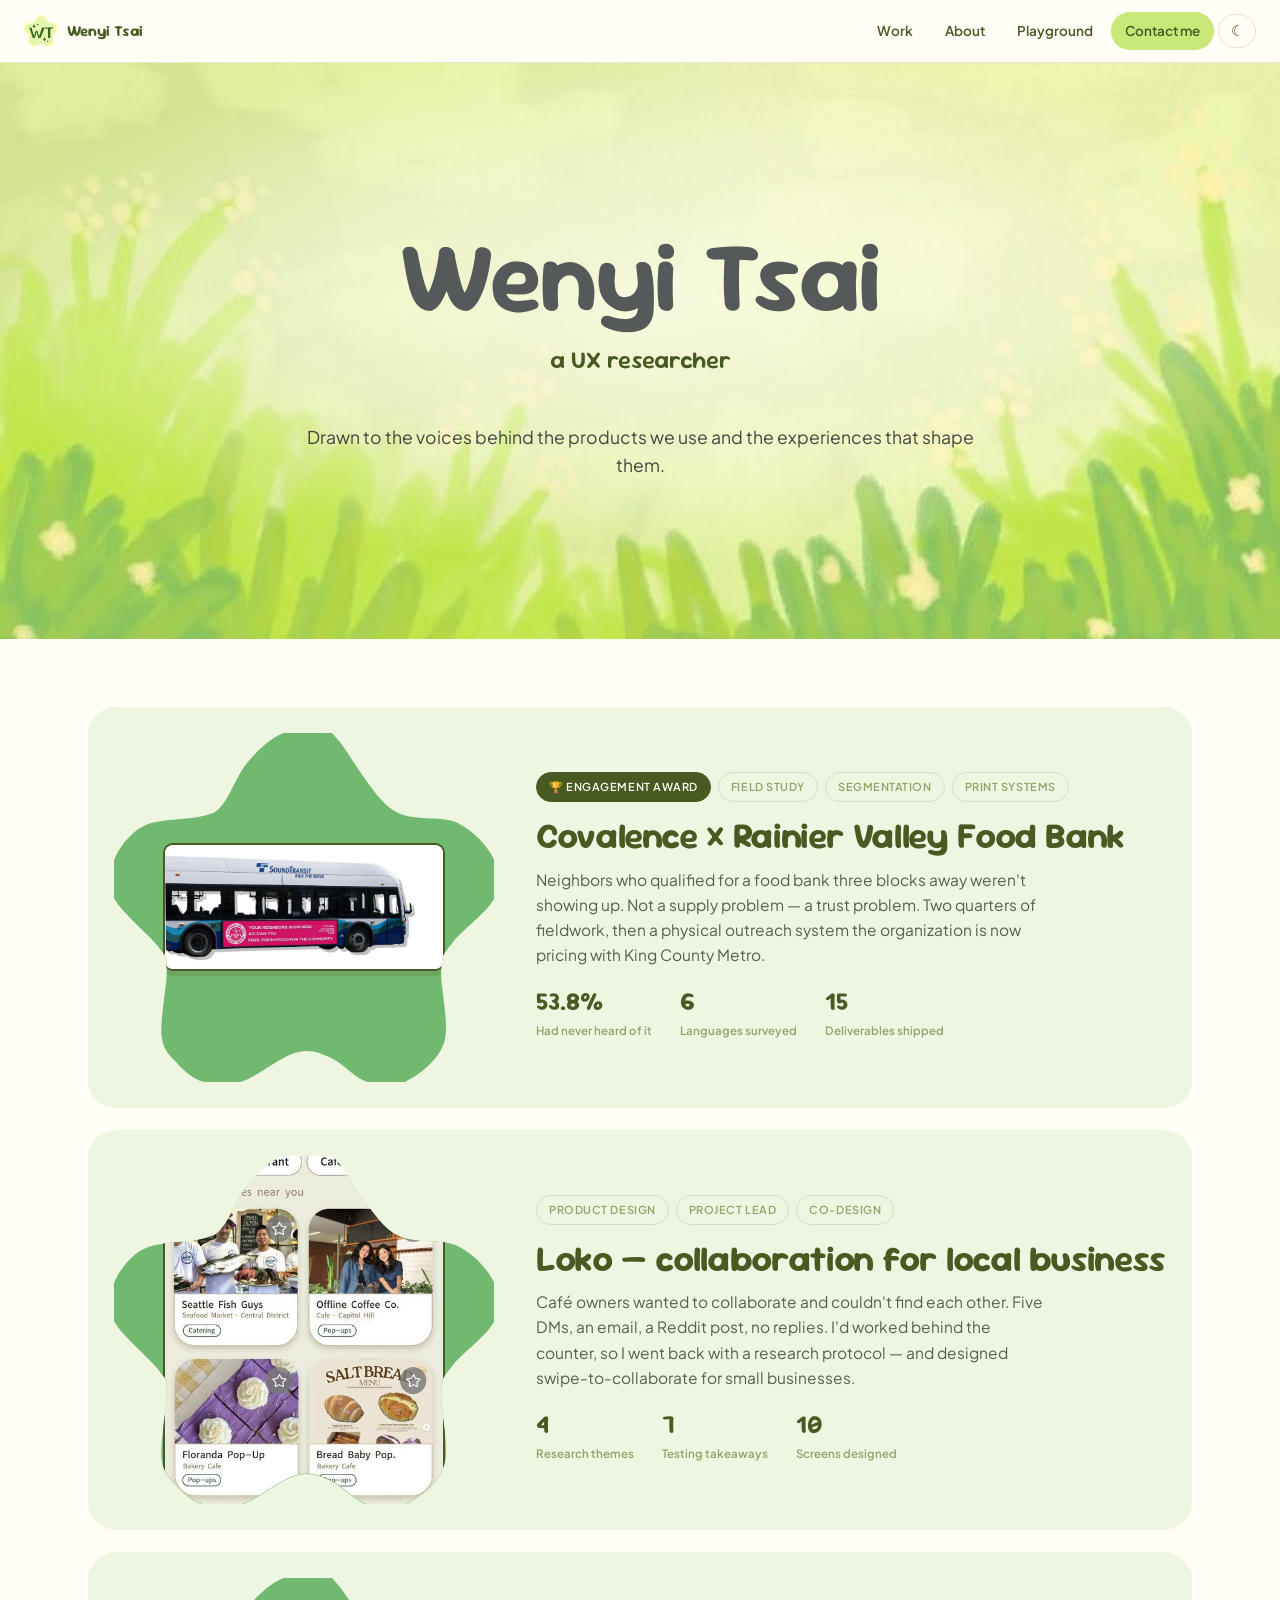
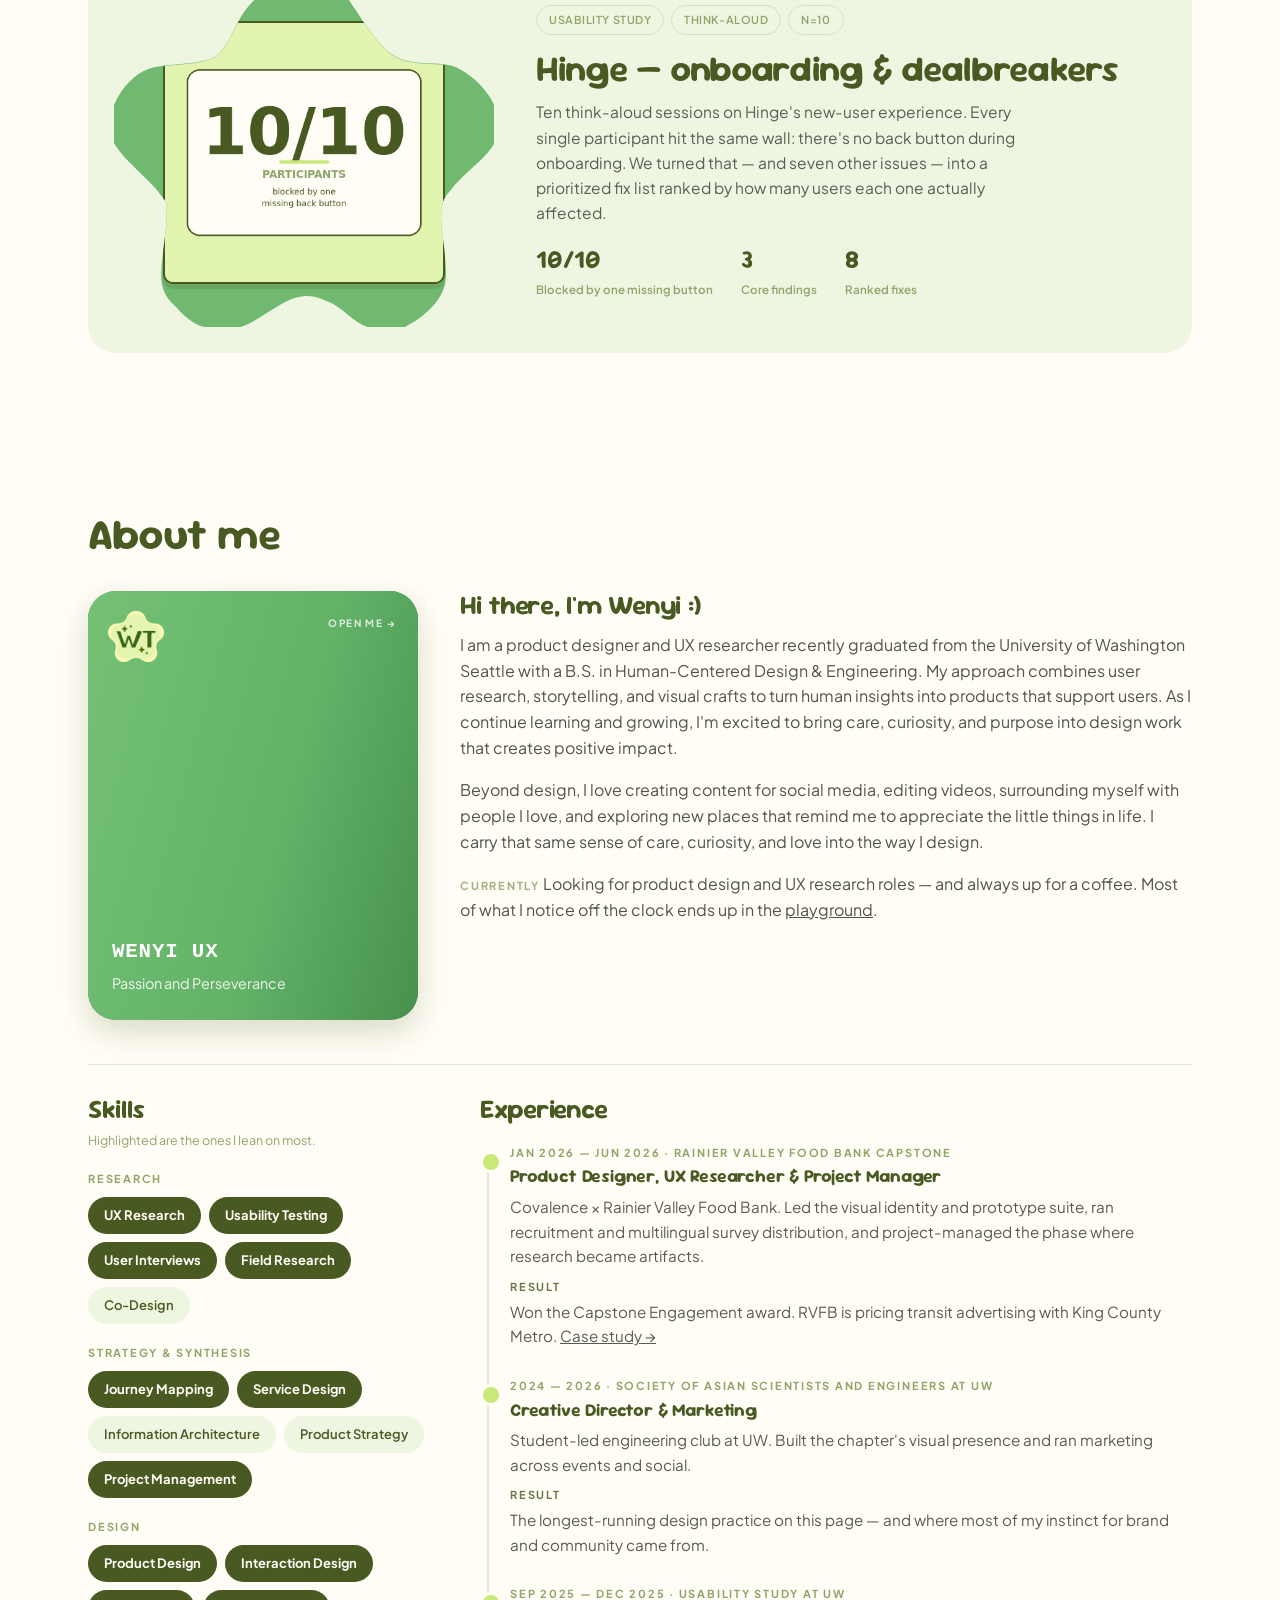
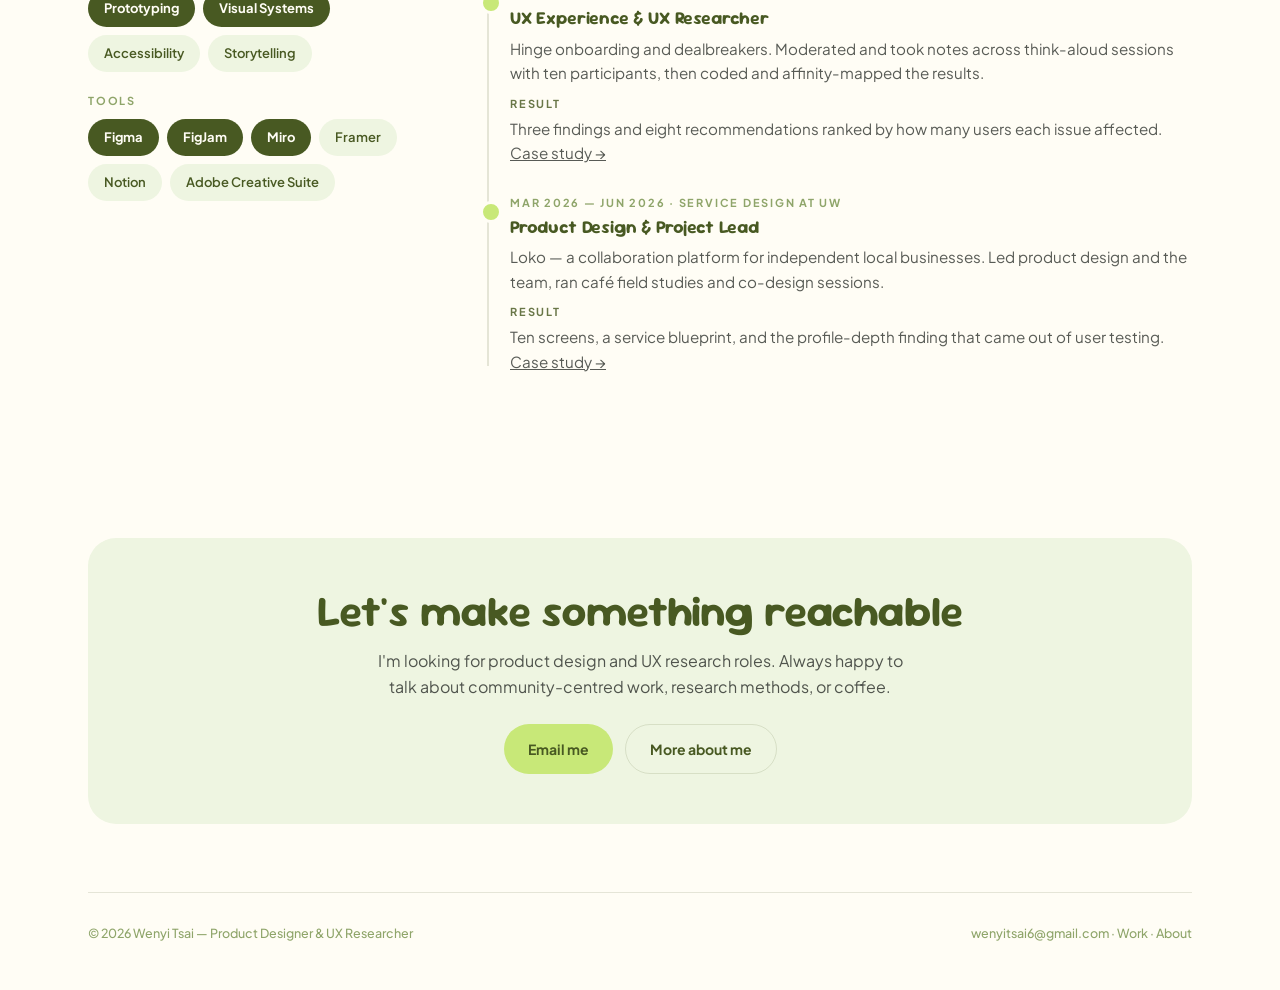
<file: index.html>
<!DOCTYPE html>
<html lang="en" data-theme="light">
<head>
<meta charset="utf-8">
<meta name="viewport" content="width=device-width, initial-scale=1">
<title>Wenyi Tsai — Product Designer & UX Researcher</title>
<meta name="description" content="Product designer and UX researcher working on the gap between available and reachable.">
<link rel="preconnect" href="https://fonts.googleapis.com">
<link rel="preconnect" href="https://fonts.gstatic.com" crossorigin>
<link href="https://fonts.googleapis.com/css2?family=Sour+Gummy:wght@400;600;700&family=Baloo+2:wght@600;700&family=Plus+Jakarta+Sans:wght@400;500;600;700&display=swap" rel="stylesheet">
<link rel="stylesheet" href="css/style.css">
<script>document.documentElement.classList.add('js');
try{var t=localStorage.getItem('wt-theme');if(t)document.documentElement.dataset.theme=t;}catch(e){}</script>
</head>
<body>
<svg width="0" height="0" aria-hidden="true" style="position:absolute"><defs>
  <path id="bp" d="M44.62 0.00 C41.23 1.27 37.90 4.50 35.23 7.63 C32.55 10.76 30.59 16.41 28.57 18.79 C26.55 21.17 26.55 20.97 23.09 21.92 C19.63 22.86 11.68 22.54 7.83 24.46 C3.98 26.39 1.30 30.30 0.00 33.46 C-1.30 36.63 -1.96 39.63 0.00 43.44 C1.96 47.26 9.43 53.26 11.74 56.36 C14.06 59.46 13.76 58.15 13.89 62.04 C14.02 65.92 12.07 75.51 12.52 79.65 C12.98 83.79 14.81 84.87 16.63 86.89 C18.46 88.91 20.68 90.97 23.48 91.78 C26.29 92.60 29.42 93.05 33.46 91.78 C37.51 90.51 43.87 85.23 47.75 84.15 C51.63 83.07 53.62 84.05 56.75 85.32 C59.88 86.59 63.21 90.70 66.54 91.78 C69.86 92.86 73.32 93.51 76.71 91.78 C80.10 90.05 85.32 86.37 86.89 81.41 C88.45 76.45 85.71 66.44 86.11 62.04 C86.50 57.63 86.92 58.06 89.24 54.99 C91.55 51.92 98.21 47.26 100.00 43.64 C101.79 40.02 101.60 36.59 100.00 33.27 C98.40 29.94 94.88 25.86 90.41 23.68 C85.94 21.49 78.41 23.78 73.19 20.16 C67.97 16.54 62.04 5.32 59.10 1.96 C56.16 -1.40 57.99 0.33 55.58 0.00 C53.16 -0.33 48.01 -1.27 44.62 0.00 Z"/>
  <clipPath id="bc" clipPathUnits="objectBoundingBox">
    <path d="M0.4462 0.0000 C0.4123 0.0139 0.3790 0.0490 0.3523 0.0832 C0.3255 0.1173 0.3059 0.1787 0.2857 0.2047 C0.2655 0.2306 0.2655 0.2285 0.2309 0.2388 C0.1963 0.2491 0.1168 0.2456 0.0783 0.2665 C0.0398 0.2875 0.0130 0.3301 0.0000 0.3646 C-0.0130 0.3991 -0.0196 0.4318 0.0000 0.4733 C0.0196 0.5149 0.0943 0.5803 0.1174 0.6141 C0.1406 0.6478 0.1376 0.6336 0.1389 0.6759 C0.1402 0.7182 0.1207 0.8227 0.1252 0.8678 C0.1298 0.9129 0.1481 0.9247 0.1663 0.9467 C0.1846 0.9687 0.2068 0.9911 0.2348 1.0000 C0.2629 1.0089 0.2942 1.0139 0.3346 1.0000 C0.3751 0.9861 0.4387 0.9286 0.4775 0.9168 C0.5163 0.9051 0.5362 0.9158 0.5675 0.9296 C0.5988 0.9435 0.6321 0.9883 0.6654 1.0000 C0.6986 1.0117 0.7332 1.0188 0.7671 1.0000 C0.8010 0.9812 0.8532 0.9410 0.8689 0.8870 C0.8845 0.8330 0.8571 0.7239 0.8611 0.6759 C0.8650 0.6279 0.8692 0.6326 0.8924 0.5991 C0.9155 0.5657 0.9821 0.5149 1.0000 0.4755 C1.0179 0.4360 1.0160 0.3987 1.0000 0.3625 C0.9840 0.3262 0.9488 0.2818 0.9041 0.2580 C0.8594 0.2342 0.7841 0.2591 0.7319 0.2196 C0.6797 0.1802 0.6204 0.0579 0.5910 0.0213 C0.5616 -0.0153 0.5799 0.0036 0.5558 0.0000 C0.5316 -0.0036 0.4801 -0.0139 0.4462 0.0000 Z"/>
  </clipPath>
</defs></svg>
<nav class="nav">
  <a class="brand" href="index.html">
    <img src="img/wt-logo.png" alt="" width="34" height="31">
    Wenyi Tsai
  </a>
  <button class="burger" aria-label="Menu">Menu</button>
  <div class="nlinks">
    <a href="index.html#work">Work</a>
    <a href="index.html#about">About</a>
    <a href="playground.html">Playground</a>
    <a href="mailto:wenyitsai6@gmail.com" class="cta">Contact me</a>
    <button class="tog" aria-label="Toggle dark mode">&#9790;</button>
  </div>
</nav>

<header class="hero">
  <div class="hero-bg">
    <img src="img/grass-poster.jpg" alt="" aria-hidden="true">
    <video src="media/grass-loop.mp4" poster="img/grass-poster.jpg"
           autoplay muted loop playsinline aria-hidden="true"></video>
  </div>
  <div class="wrap">
    <h1>Wenyi Tsai</h1>
    <div class="roles" id="roles">
      <i class="on">a product designer</i><i>a UX researcher</i><i>a storyteller</i>
      <i>a first-gen creative</i><i>a former barista</i>
      <i class="final">Product Designer &amp; UX Researcher</i>
    </div>
    <p class="lede">Drawn to the voices behind the products we use and the experiences
      that shape them.</p>
  </div>
</header>



<div class="wrap">
  <section id="work">
    <a class="proj rv" href="work-rvfb.html">
  <div class="blob">
    <svg viewBox="0 0 100 91.78" aria-hidden="true"><use href="#bp" class="blobfill"/></svg>
    <div class="stage"><div class="cover"><img src="img/rvfb-d-busbanner.jpg" alt="" loading="lazy"></div><div class="fan"><img src="img/rvfb-flyer.jpg" alt="" loading="lazy"></div><div class="fan"><img src="img/rvfb-banner.jpg" alt="" loading="lazy"></div><div class="fan"><img src="img/rvfb-sticker2.jpg" alt="" loading="lazy"></div></div>
    
  </div>
  <div>
    <div class="tagrow"><span class="tag win">🏆 Engagement Award</span><span class="tag">Field study</span><span class="tag">Segmentation</span><span class="tag">Print systems</span></div>
    <h3>Covalence × Rainier Valley Food Bank</h3>
    <p>Neighbors who qualified for a food bank three blocks away weren't showing up. Not a supply problem — a trust problem. Two quarters of fieldwork, then a physical outreach system the organization is now pricing with King County Metro.</p>
    <div class="nums"><div class="num"><b>53.8%</b><span>Had never heard of it</span></div><div class="num"><b>6</b><span>Languages surveyed</span></div><div class="num"><b>15</b><span>Deliverables shipped</span></div></div>
  </div>
</a>
    <a class="proj rv" href="work-loko.html">
  <div class="blob">
    <svg viewBox="0 0 100 91.78" aria-hidden="true"><use href="#bp" class="blobfill"/></svg>
    <div class="stage"><div class="cover"><img src="img/loko-ui-explore.jpg" alt="" loading="lazy"></div><div class="fan"><img src="img/loko-ui-home.jpg" alt="" loading="lazy"></div><div class="fan"><img src="img/loko-ui-messages.jpg" alt="" loading="lazy"></div><div class="fan"><img src="img/loko-ui-filter.jpg" alt="" loading="lazy"></div></div>
    
  </div>
  <div>
    <div class="tagrow"><span class="tag">Product design</span><span class="tag">Project lead</span><span class="tag">Co-design</span></div>
    <h3>Loko — collaboration for local business</h3>
    <p>Café owners wanted to collaborate and couldn't find each other. Five DMs, an email, a Reddit post, no replies. I'd worked behind the counter, so I went back with a research protocol — and designed swipe-to-collaborate for small businesses.</p>
    <div class="nums"><div class="num"><b>4</b><span>Research themes</span></div><div class="num"><b>7</b><span>Testing takeaways</span></div><div class="num"><b>10</b><span>Screens designed</span></div></div>
  </div>
</a>
    <a class="proj rv" href="work-hinge.html">
  <div class="blob">
    <svg viewBox="0 0 100 91.78" aria-hidden="true"><use href="#bp" class="blobfill"/></svg>
    <div class="stage"><div class="cover"><img src="img/hinge-cover.jpg" alt="" loading="lazy"></div></div>
    
  </div>
  <div>
    <div class="tagrow"><span class="tag">Usability study</span><span class="tag">Think-aloud</span><span class="tag">N=10</span></div>
    <h3>Hinge — onboarding &amp; dealbreakers</h3>
    <p>Ten think-aloud sessions on Hinge's new-user experience. Every single participant hit the same wall: there's no back button during onboarding. We turned that — and seven other issues — into a prioritized fix list ranked by how many users each one actually affected.</p>
    <div class="nums"><div class="num"><b>10/10</b><span>Blocked by one missing button</span></div><div class="num"><b>3</b><span>Core findings</span></div><div class="num"><b>8</b><span>Ranked fixes</span></div></div>
  </div>
</a>
  </section>

  <section id="about">
    <div class="sec-head"><h2>About me</h2>
    </div>

    <div class="about-top rv">
      <div class="folder" tabindex="0" role="button" aria-expanded="false"
           aria-label="Open the folder to see a photo of Wenyi">
        <div class="folder-back"></div>
        <div class="folder-doc">
          <img src="img/wenyi-portrait.jpg" alt="Wenyi Tsai">
        </div>
        <div class="folder-front">
          <img class="fc-logo" src="img/wt-logo.png" alt="">
          <div class="fc-meta"><span class="fc-title">WENYI UX</span>
            <span class="fc-sub">Passion and Perseverance</span></div>
          <span class="fc-hint">Open me &rarr;</span>
        </div>
      </div>

      <div id="about-story">
        <h3>Hi there, I'm Wenyi :)</h3>
        <p>I am a product designer and UX researcher recently graduated from the University of
          Washington Seattle with a B.S. in Human-Centered Design &amp; Engineering. My approach
          combines user research, storytelling, and visual crafts to turn human insights into
          products that support users. As I continue learning and growing, I'm excited to bring
          care, curiosity, and purpose into design work that creates positive impact.</p>
        <p>Beyond design, I love creating content for social media, editing videos, surrounding
          myself with people I love, and exploring new places that remind me to appreciate the
          little things in life. I carry that same sense of care, curiosity, and love into the way
          I design.</p>
        <p class="about-now"><span class="label">Currently</span>
          Looking for product design and UX research roles — and always up for a coffee.
          Most of what I notice off the clock ends up in the <a href="playground.html">playground</a>.</p>
      </div>
    </div>

    <div class="xs-grid" id="about-exp">
      <div class="xs-side">
        <h3 class="about-sub">Skills</h3>
        <p class="xs-note">Highlighted are the ones I lean on most.</p>

        <span class="label">Research</span>
        <div class="pills">
          <span class="pill key">UX Research</span><span class="pill key">Usability Testing</span>
          <span class="pill key">User Interviews</span><span class="pill key">Field Research</span>
          <span class="pill">Co-Design</span>
        </div>

        <span class="label">Strategy &amp; synthesis</span>
        <div class="pills">
          <span class="pill key">Journey Mapping</span><span class="pill key">Service Design</span>
          <span class="pill">Information Architecture</span><span class="pill">Product Strategy</span>
          <span class="pill key">Project Management</span>
        </div>

        <span class="label">Design</span>
        <div class="pills">
          <span class="pill key">Product Design</span><span class="pill key">Interaction Design</span>
          <span class="pill key">Prototyping</span><span class="pill key">Visual Systems</span>
          <span class="pill">Accessibility</span><span class="pill">Storytelling</span>
        </div>

        <span class="label">Tools</span>
        <div class="pills">
          <span class="pill key">Figma</span><span class="pill key">FigJam</span>
          <span class="pill key">Miro</span><span class="pill">Framer</span>
          <span class="pill">Notion</span><span class="pill">Adobe Creative Suite</span>
        </div>
      </div>

      <div class="xs-main">
        <h3 class="about-sub">Experience</h3>
        <div class="timeline">
          <div class="tl-item rv"><span class="label">Jan 2026 — Jun 2026 · Rainier Valley Food Bank Capstone</span>
            <h4>Product Designer, UX Researcher &amp; Project Manager</h4>
            <p>Covalence × Rainier Valley Food Bank. Led the visual identity and prototype suite,
              ran recruitment and multilingual survey distribution, and project-managed the phase
              where research became artifacts.</p>
            <p class="tl-res"><span class="label">Result</span> Won the Capstone Engagement award.
              RVFB is pricing transit advertising with King County Metro.
              <a href="work-rvfb.html">Case study →</a></p></div>

          <div class="tl-item rv"><span class="label">2024 — 2026 · Society of Asian Scientists and Engineers at UW</span>
            <h4>Creative Director &amp; Marketing</h4>
            <p>Student-led engineering club at UW. Built the chapter's visual presence and ran
              marketing across events and social.</p>
            <p class="tl-res"><span class="label">Result</span> The longest-running design practice
              on this page — and where most of my instinct for brand and community came from.</p></div>

          <div class="tl-item rv"><span class="label">Sep 2025 — Dec 2025 · Usability Study at UW</span>
            <h4>UX Experience &amp; UX Researcher</h4>
            <p>Hinge onboarding and dealbreakers. Moderated and took notes across think-aloud
              sessions with ten participants, then coded and affinity-mapped the results.</p>
            <p class="tl-res"><span class="label">Result</span> Three findings and eight
              recommendations ranked by how many users each issue affected.
              <a href="work-hinge.html">Case study →</a></p></div>

          <div class="tl-item rv"><span class="label">Mar 2026 — Jun 2026 · Service Design at UW</span>
            <h4>Product Design &amp; Project Lead</h4>
            <p>Loko — a collaboration platform for independent local businesses. Led product design
              and the team, ran café field studies and co-design sessions.</p>
            <p class="tl-res"><span class="label">Result</span> Ten screens, a service blueprint,
              and the profile-depth finding that came out of user testing.
              <a href="work-loko.html">Case study →</a></p></div>
        </div>
      </div>
    </div>
  </section>

  <section id="contact">
    <div class="contact rv">
      <h2>Let's make something reachable</h2>
      <p>I'm looking for product design and UX research roles. Always happy to talk about
         community-centred work, research methods, or coffee.</p>
      <div class="cbtns">
        <a class="btn" href="mailto:wenyitsai6@gmail.com">Email me</a>
        <a class="btn ghost" href="#about">More about me</a>
      </div>
    </div>
  </section>
</div>
<div class="wrap"><footer>
  <span>© 2026 Wenyi Tsai — Product Designer &amp; UX Researcher</span>
  <span><a href="mailto:wenyitsai6@gmail.com">wenyitsai6@gmail.com</a> · <a href="index.html#work">Work</a> · <a href="index.html#about">About</a></span>
</footer></div>
<img id="cur" src="img/wt-logo.png" alt="" aria-hidden="true">
<script src="js/app.js"></script>
</body>
</html>
</file>
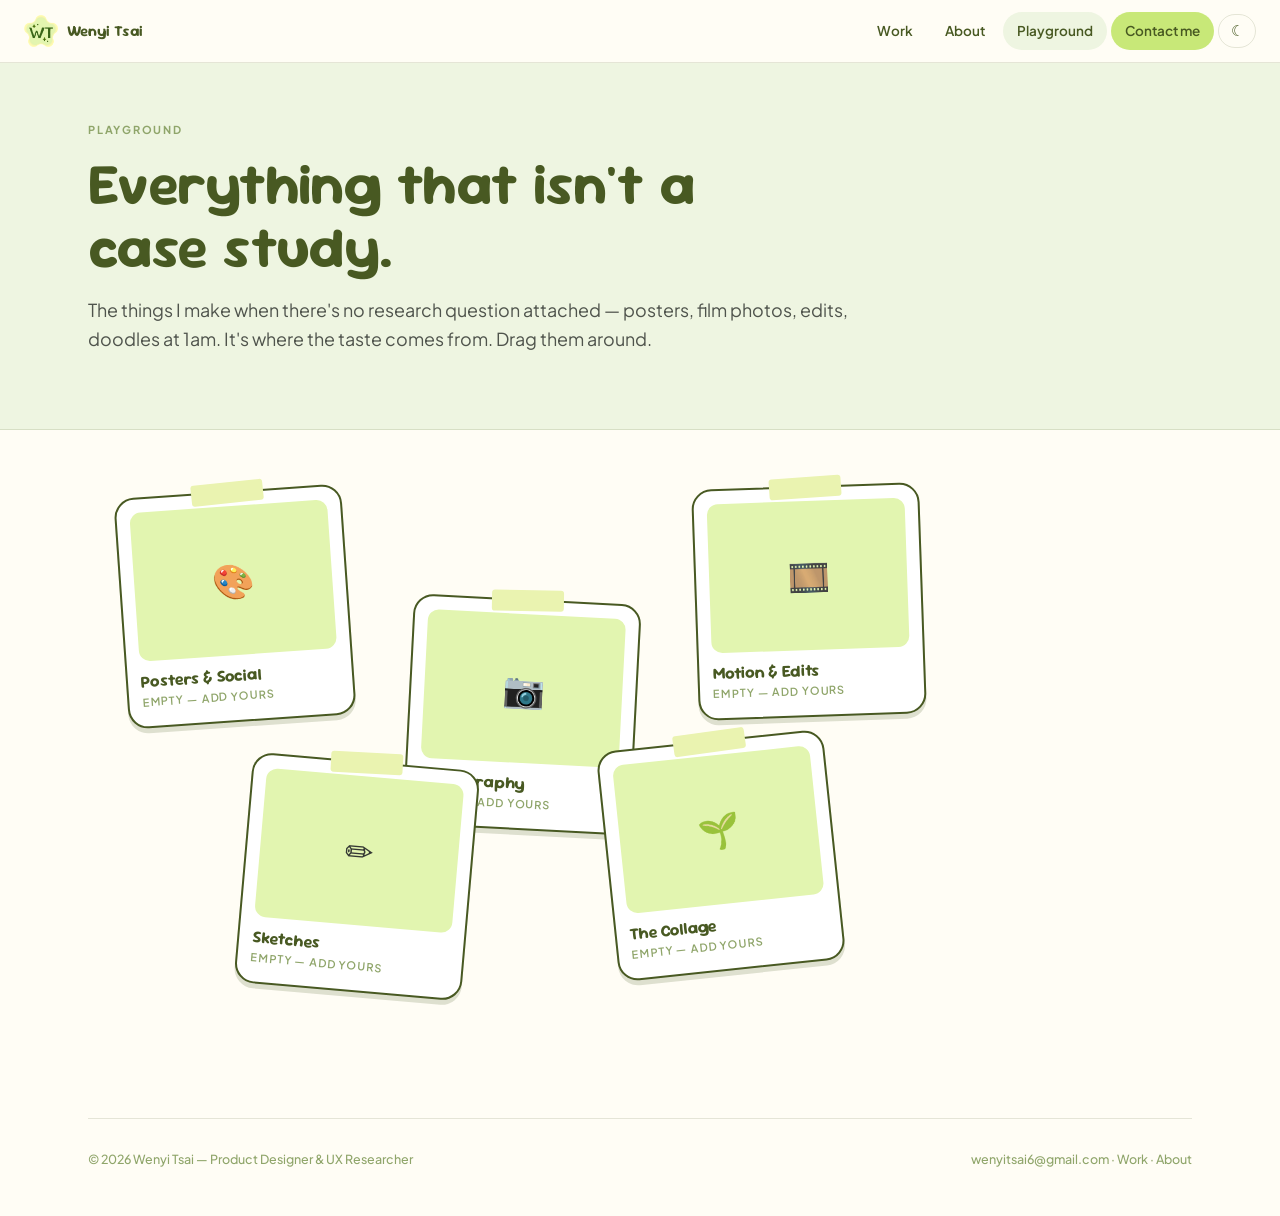
<file: playground.html>
<!DOCTYPE html>
<html lang="en" data-theme="light">
<head>
<meta charset="utf-8">
<meta name="viewport" content="width=device-width, initial-scale=1">
<title>Playground — Wenyi Tsai</title>
<meta name="description" content="Posters, photography, motion and everything that isn't a case study.">
<link rel="preconnect" href="https://fonts.googleapis.com">
<link rel="preconnect" href="https://fonts.gstatic.com" crossorigin>
<link href="https://fonts.googleapis.com/css2?family=Sour+Gummy:wght@400;600;700&family=Baloo+2:wght@600;700&family=Plus+Jakarta+Sans:wght@400;500;600;700&display=swap" rel="stylesheet">
<link rel="stylesheet" href="css/style.css">
<script>document.documentElement.classList.add('js');
try{var t=localStorage.getItem('wt-theme');if(t)document.documentElement.dataset.theme=t;}catch(e){}</script>
</head>
<body>
<svg width="0" height="0" aria-hidden="true" style="position:absolute"><defs>
  <path id="bp" d="M44.62 0.00 C41.23 1.27 37.90 4.50 35.23 7.63 C32.55 10.76 30.59 16.41 28.57 18.79 C26.55 21.17 26.55 20.97 23.09 21.92 C19.63 22.86 11.68 22.54 7.83 24.46 C3.98 26.39 1.30 30.30 0.00 33.46 C-1.30 36.63 -1.96 39.63 0.00 43.44 C1.96 47.26 9.43 53.26 11.74 56.36 C14.06 59.46 13.76 58.15 13.89 62.04 C14.02 65.92 12.07 75.51 12.52 79.65 C12.98 83.79 14.81 84.87 16.63 86.89 C18.46 88.91 20.68 90.97 23.48 91.78 C26.29 92.60 29.42 93.05 33.46 91.78 C37.51 90.51 43.87 85.23 47.75 84.15 C51.63 83.07 53.62 84.05 56.75 85.32 C59.88 86.59 63.21 90.70 66.54 91.78 C69.86 92.86 73.32 93.51 76.71 91.78 C80.10 90.05 85.32 86.37 86.89 81.41 C88.45 76.45 85.71 66.44 86.11 62.04 C86.50 57.63 86.92 58.06 89.24 54.99 C91.55 51.92 98.21 47.26 100.00 43.64 C101.79 40.02 101.60 36.59 100.00 33.27 C98.40 29.94 94.88 25.86 90.41 23.68 C85.94 21.49 78.41 23.78 73.19 20.16 C67.97 16.54 62.04 5.32 59.10 1.96 C56.16 -1.40 57.99 0.33 55.58 0.00 C53.16 -0.33 48.01 -1.27 44.62 0.00 Z"/>
  <clipPath id="bc" clipPathUnits="objectBoundingBox">
    <path d="M0.4462 0.0000 C0.4123 0.0139 0.3790 0.0490 0.3523 0.0832 C0.3255 0.1173 0.3059 0.1787 0.2857 0.2047 C0.2655 0.2306 0.2655 0.2285 0.2309 0.2388 C0.1963 0.2491 0.1168 0.2456 0.0783 0.2665 C0.0398 0.2875 0.0130 0.3301 0.0000 0.3646 C-0.0130 0.3991 -0.0196 0.4318 0.0000 0.4733 C0.0196 0.5149 0.0943 0.5803 0.1174 0.6141 C0.1406 0.6478 0.1376 0.6336 0.1389 0.6759 C0.1402 0.7182 0.1207 0.8227 0.1252 0.8678 C0.1298 0.9129 0.1481 0.9247 0.1663 0.9467 C0.1846 0.9687 0.2068 0.9911 0.2348 1.0000 C0.2629 1.0089 0.2942 1.0139 0.3346 1.0000 C0.3751 0.9861 0.4387 0.9286 0.4775 0.9168 C0.5163 0.9051 0.5362 0.9158 0.5675 0.9296 C0.5988 0.9435 0.6321 0.9883 0.6654 1.0000 C0.6986 1.0117 0.7332 1.0188 0.7671 1.0000 C0.8010 0.9812 0.8532 0.9410 0.8689 0.8870 C0.8845 0.8330 0.8571 0.7239 0.8611 0.6759 C0.8650 0.6279 0.8692 0.6326 0.8924 0.5991 C0.9155 0.5657 0.9821 0.5149 1.0000 0.4755 C1.0179 0.4360 1.0160 0.3987 1.0000 0.3625 C0.9840 0.3262 0.9488 0.2818 0.9041 0.2580 C0.8594 0.2342 0.7841 0.2591 0.7319 0.2196 C0.6797 0.1802 0.6204 0.0579 0.5910 0.0213 C0.5616 -0.0153 0.5799 0.0036 0.5558 0.0000 C0.5316 -0.0036 0.4801 -0.0139 0.4462 0.0000 Z"/>
  </clipPath>
</defs></svg>
<nav class="nav">
  <a class="brand" href="index.html">
    <img src="img/wt-logo.png" alt="" width="34" height="31">
    Wenyi Tsai
  </a>
  <button class="burger" aria-label="Menu">Menu</button>
  <div class="nlinks">
    <a href="index.html#work">Work</a>
    <a href="index.html#about">About</a>
    <a href="playground.html">Playground</a>
    <a href="mailto:wenyitsai6@gmail.com" class="cta">Contact me</a>
    <button class="tog" aria-label="Toggle dark mode">&#9790;</button>
  </div>
</nav>

<div class="cs-hero">
  <div class="wrap">
    <span class="label">Playground</span>
    <h1>Everything that isn't a case study.</h1>
    <p class="lede">The things I make when there's no research question attached — posters, film
      photos, edits, doodles at 1am. It's where the taste comes from. Drag them around.</p>
  </div>
</div>

<div class="wrap">
  <section style="padding-top:36px">
    <div class="board" id="board"></div>
    <div class="gv" id="gv">
      <div class="sec-head"><h2 id="gvTitle">—</h2>
        <button class="btn ghost" id="gvClose">← All shelves</button></div>
      <div class="masonry" id="gvGrid"></div>
    </div>
  </section>
</div>

<script>
/* Add work here — see portfolio-content-spec.md §7b for the schema.
   items: {type:'image',src,alt} | {type:'video',src,poster} | {type:'note',text} */
var SHELVES = [
  { id:'posters', title:'Posters & Social', emoji:'🎨', x:3,  y:2,  rot:-4, items:[] },
  { id:'photo',   title:'Photography',      emoji:'📷', x:29, y:22, rot:3,  items:[] },
  { id:'motion',  title:'Motion & Edits',   emoji:'🎞️', x:55, y:1,  rot:-2, items:[] },
  { id:'sketch',  title:'Sketches',         emoji:'✏️', x:14, y:52, rot:5,  items:[] },
  { id:'life',    title:'The Collage',      emoji:'🌱', x:47, y:48, rot:-6, items:[] }
];

(function(){
  var board=document.getElementById('board'), gv=document.getElementById('gv'),
      grid=document.getElementById('gvGrid'), title=document.getElementById('gvTitle'),
      cur=document.getElementById('cur'), H=[300,210,380,250,330,190];

  SHELVES.forEach(function(s){
    var el=document.createElement('div');
    el.className='shelf'; el.tabIndex=0; el.setAttribute('role','button');
    el.style.left=s.x+'%'; el.style.top=s.y+'%'; el.style.transform='rotate('+s.rot+'deg)';
    el.innerHTML='<div class="th">'+s.emoji+'</div><h3>'+s.title+'</h3>'+
      '<div class="cnt">'+(s.items.length?s.items.length+' pieces':'Empty — add yours')+'</div>';
    el.addEventListener('click',function(){ if(!el.dataset.moved) open(s); });
    el.addEventListener('keydown',function(e){
      if(e.key==='Enter'||e.key===' '){ e.preventDefault(); open(s); }});
    drag(el); board.appendChild(el);
  });

  function open(s){
    title.textContent=s.title; grid.innerHTML='';
    if(!s.items.length){
      H.forEach(function(h,i){
        var d=document.createElement('div'); d.className='slot'; d.style.height=h+'px';
        d.innerHTML='<div><em>Slot '+String(i+1).padStart(2,'0')+'</em>'+
                    '<span class="label">'+s.title+'</span></div>';
        grid.appendChild(d);
      });
    } else {
      s.items.forEach(function(it){
        var d=document.createElement('div'); d.className='slot';
        if(it.type==='note'){ d.style.padding='26px';
          d.innerHTML='<p style="margin:0;font-size:.95rem">'+it.text+'</p>'; }
        else { d.style.cssText='padding:0;border-style:solid;overflow:hidden';
          d.innerHTML = it.type==='video'
            ? '<video src="'+it.src+'" poster="'+(it.poster||'')+'" muted loop playsinline autoplay style="width:100%;display:block"></video>'
            : '<img src="'+it.src+'" alt="'+(it.alt||'')+'" style="width:100%;display:block" loading="lazy">'; }
        grid.appendChild(d);
      });
    }
    board.classList.add('off'); gv.classList.add('on');
    window.scrollTo({top:0,behavior:'smooth'});
  }
  document.getElementById('gvClose').onclick=function(){
    gv.classList.remove('on'); board.classList.remove('off'); };

  function drag(el){
    var sx,sy,ox,oy,on=false;
    el.addEventListener('pointerdown',function(e){
      if(matchMedia('(max-width:860px)').matches) return;
      on=true; delete el.dataset.moved; el.setPointerCapture(e.pointerId);
      el.classList.add('drag'); if(cur) cur.classList.add('grabbing');
      sx=e.clientX; sy=e.clientY;
      var r=el.getBoundingClientRect(), p=board.getBoundingClientRect();
      ox=r.left-p.left; oy=r.top-p.top;
    });
    el.addEventListener('pointermove',function(e){
      if(!on) return;
      var dx=e.clientX-sx, dy=e.clientY-sy;
      if(Math.abs(dx)>4||Math.abs(dy)>4) el.dataset.moved='1';
      el.style.left=(ox+dx)+'px'; el.style.top=(oy+dy)+'px';
    });
    function end(){ if(!on) return; on=false; el.classList.remove('drag');
      if(cur) cur.classList.remove('grabbing');
      setTimeout(function(){ delete el.dataset.moved; },60); }
    el.addEventListener('pointerup',end); el.addEventListener('pointercancel',end);
  }
})();
</script>
<div class="wrap"><footer>
  <span>© 2026 Wenyi Tsai — Product Designer &amp; UX Researcher</span>
  <span><a href="mailto:wenyitsai6@gmail.com">wenyitsai6@gmail.com</a> · <a href="index.html#work">Work</a> · <a href="index.html#about">About</a></span>
</footer></div>
<img id="cur" src="img/wt-logo.png" alt="" aria-hidden="true">
<script src="js/app.js"></script>
</body>
</html>
</file>
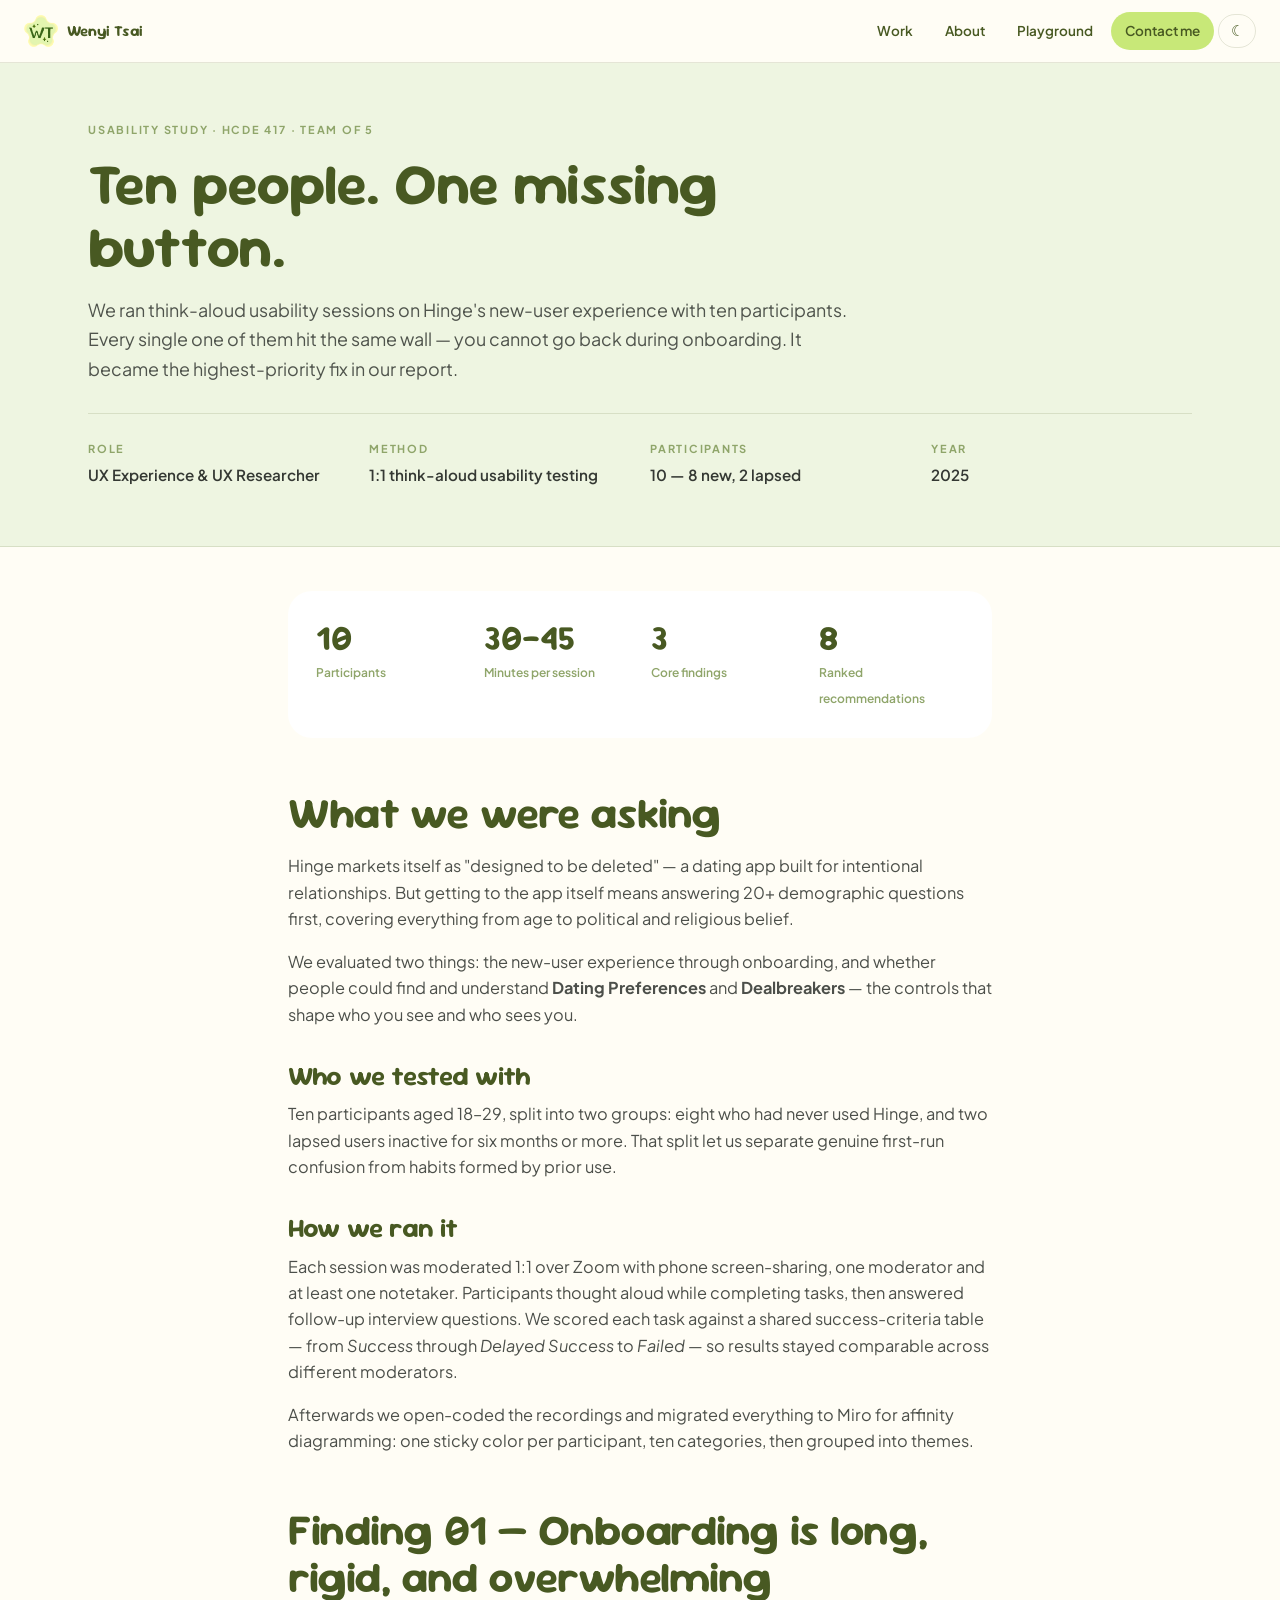
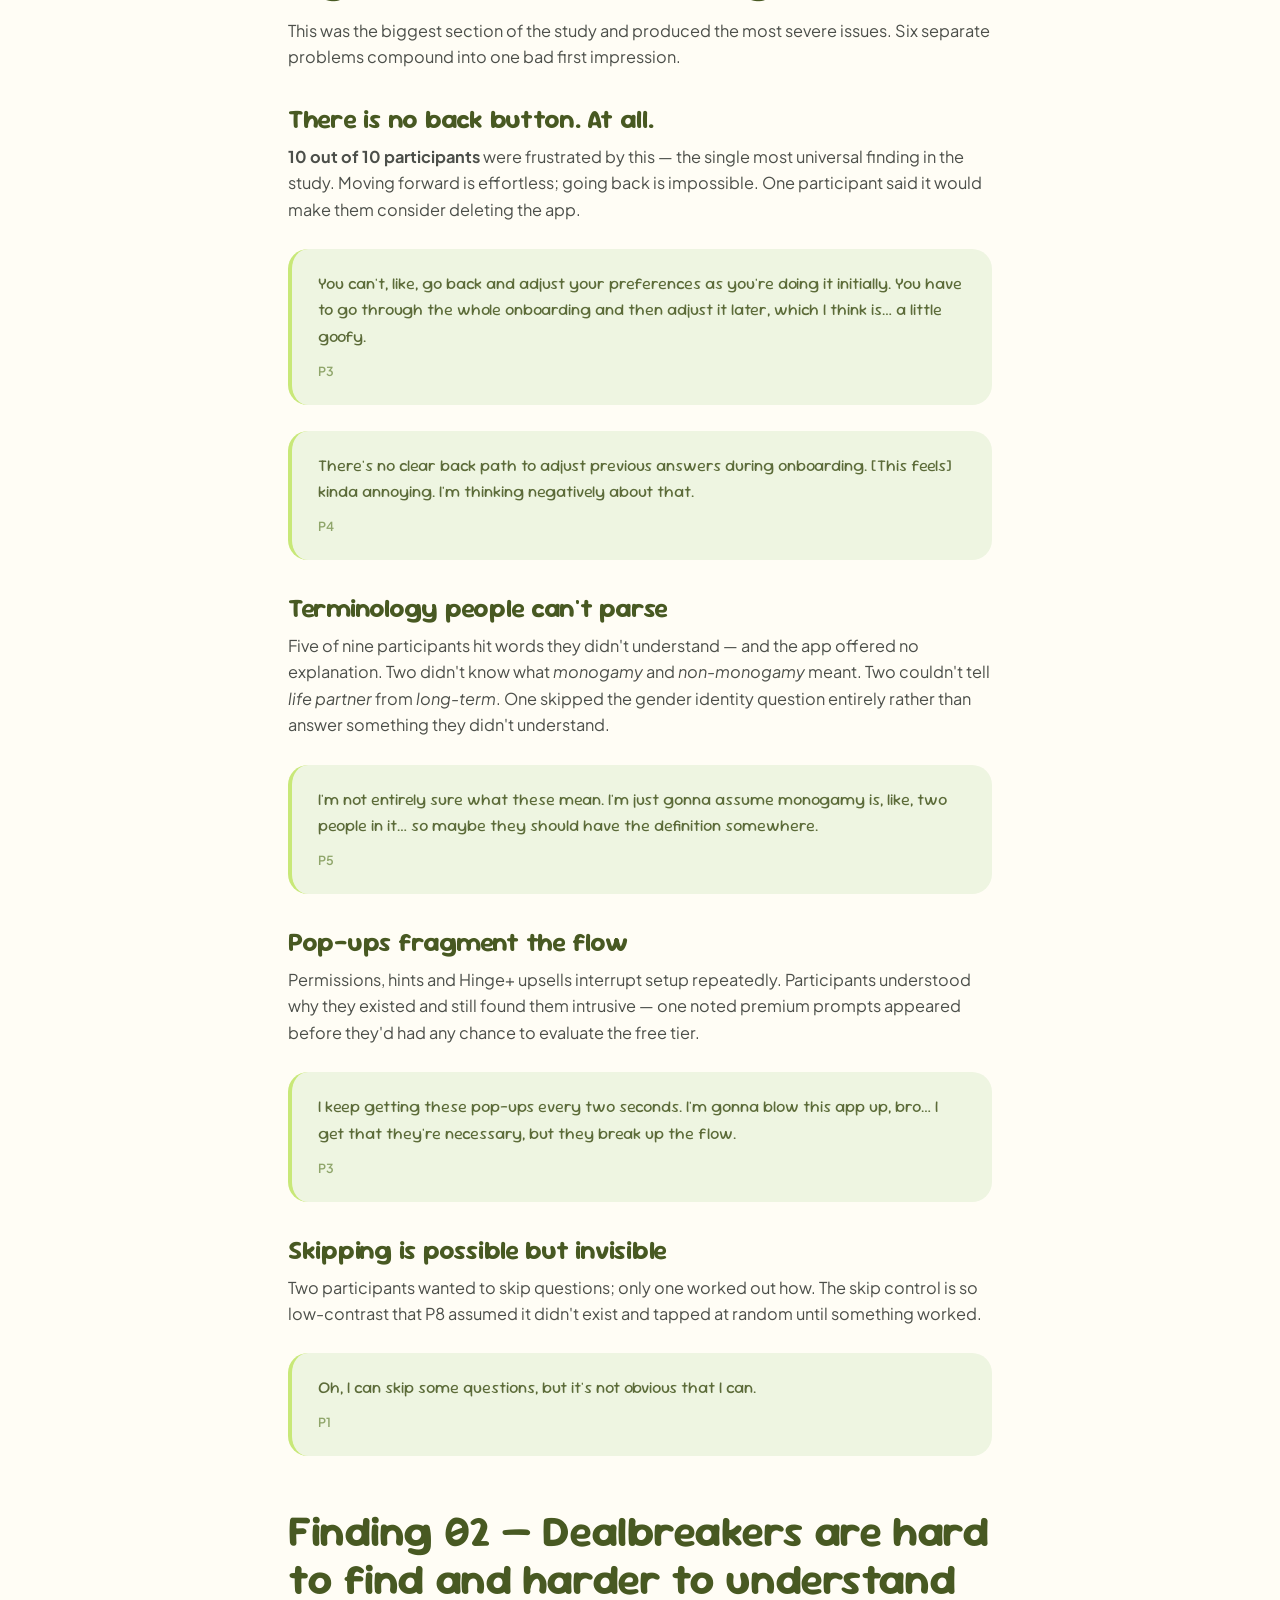
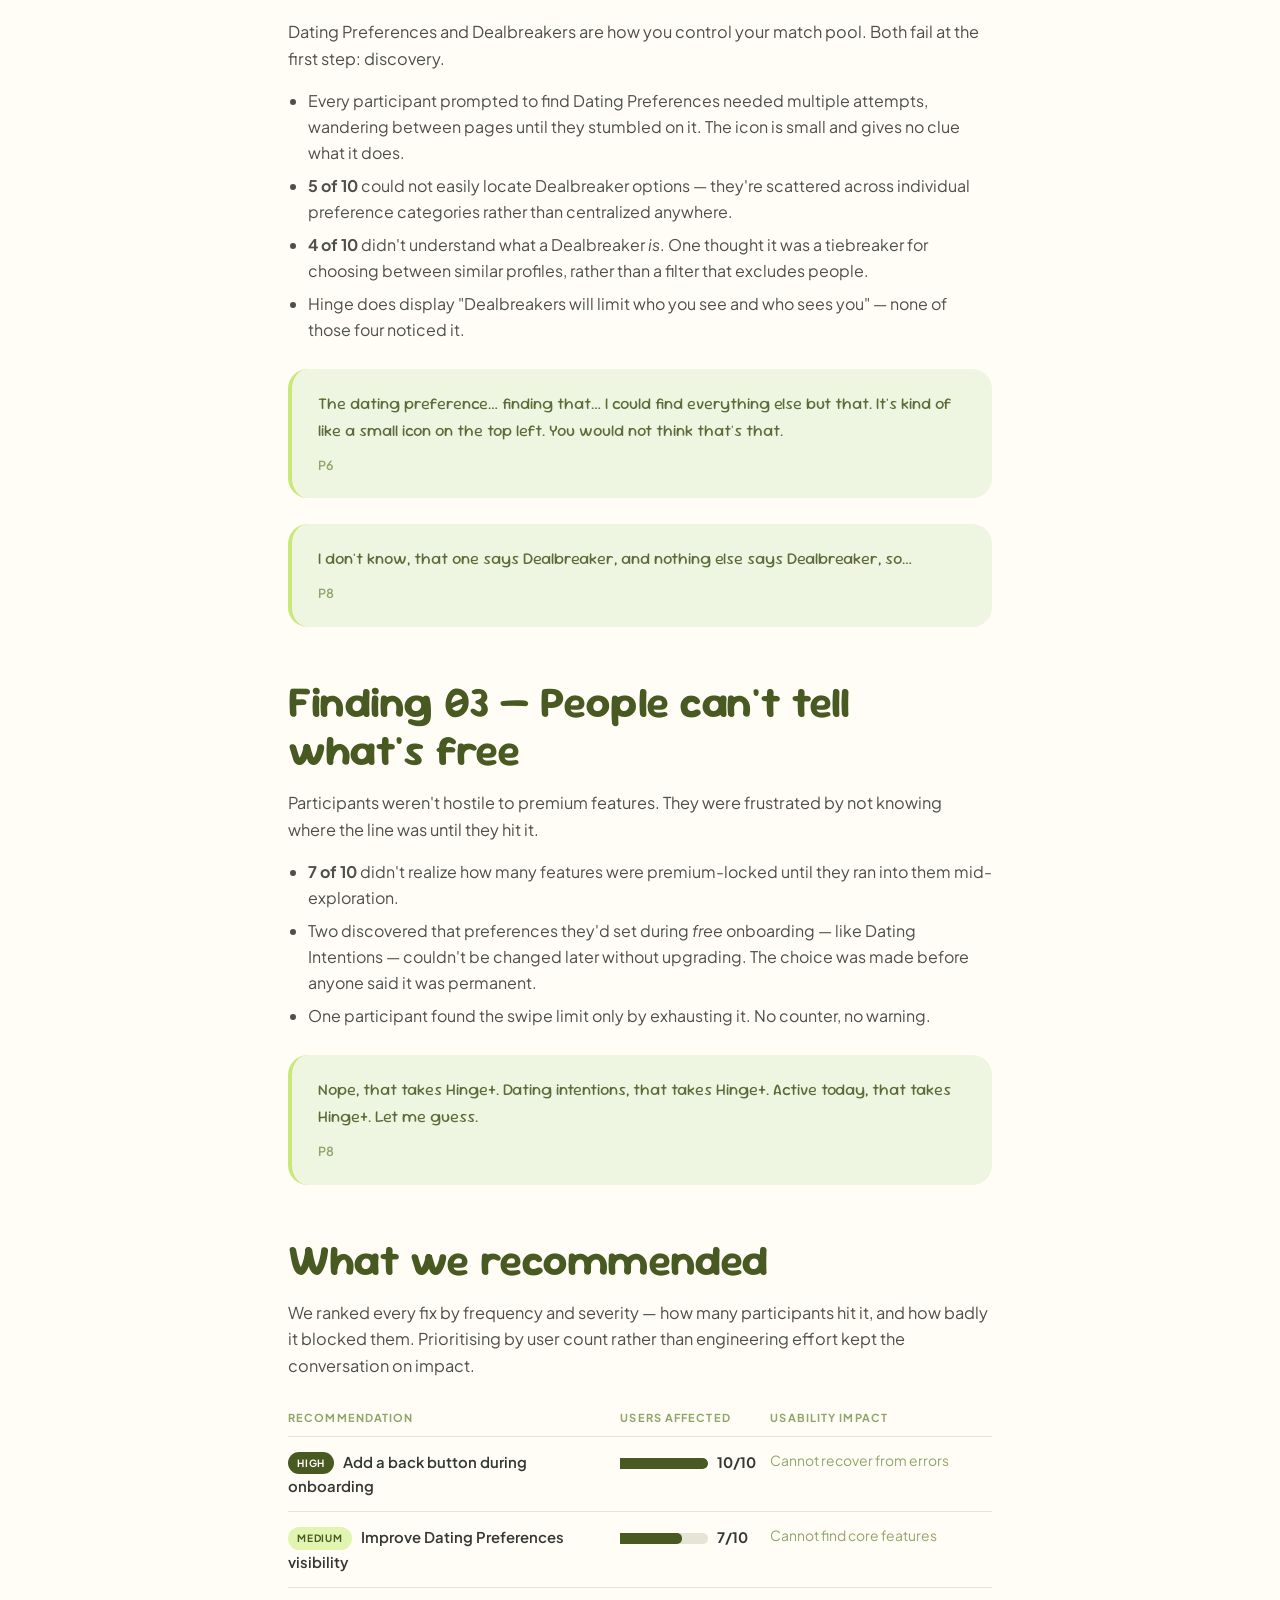
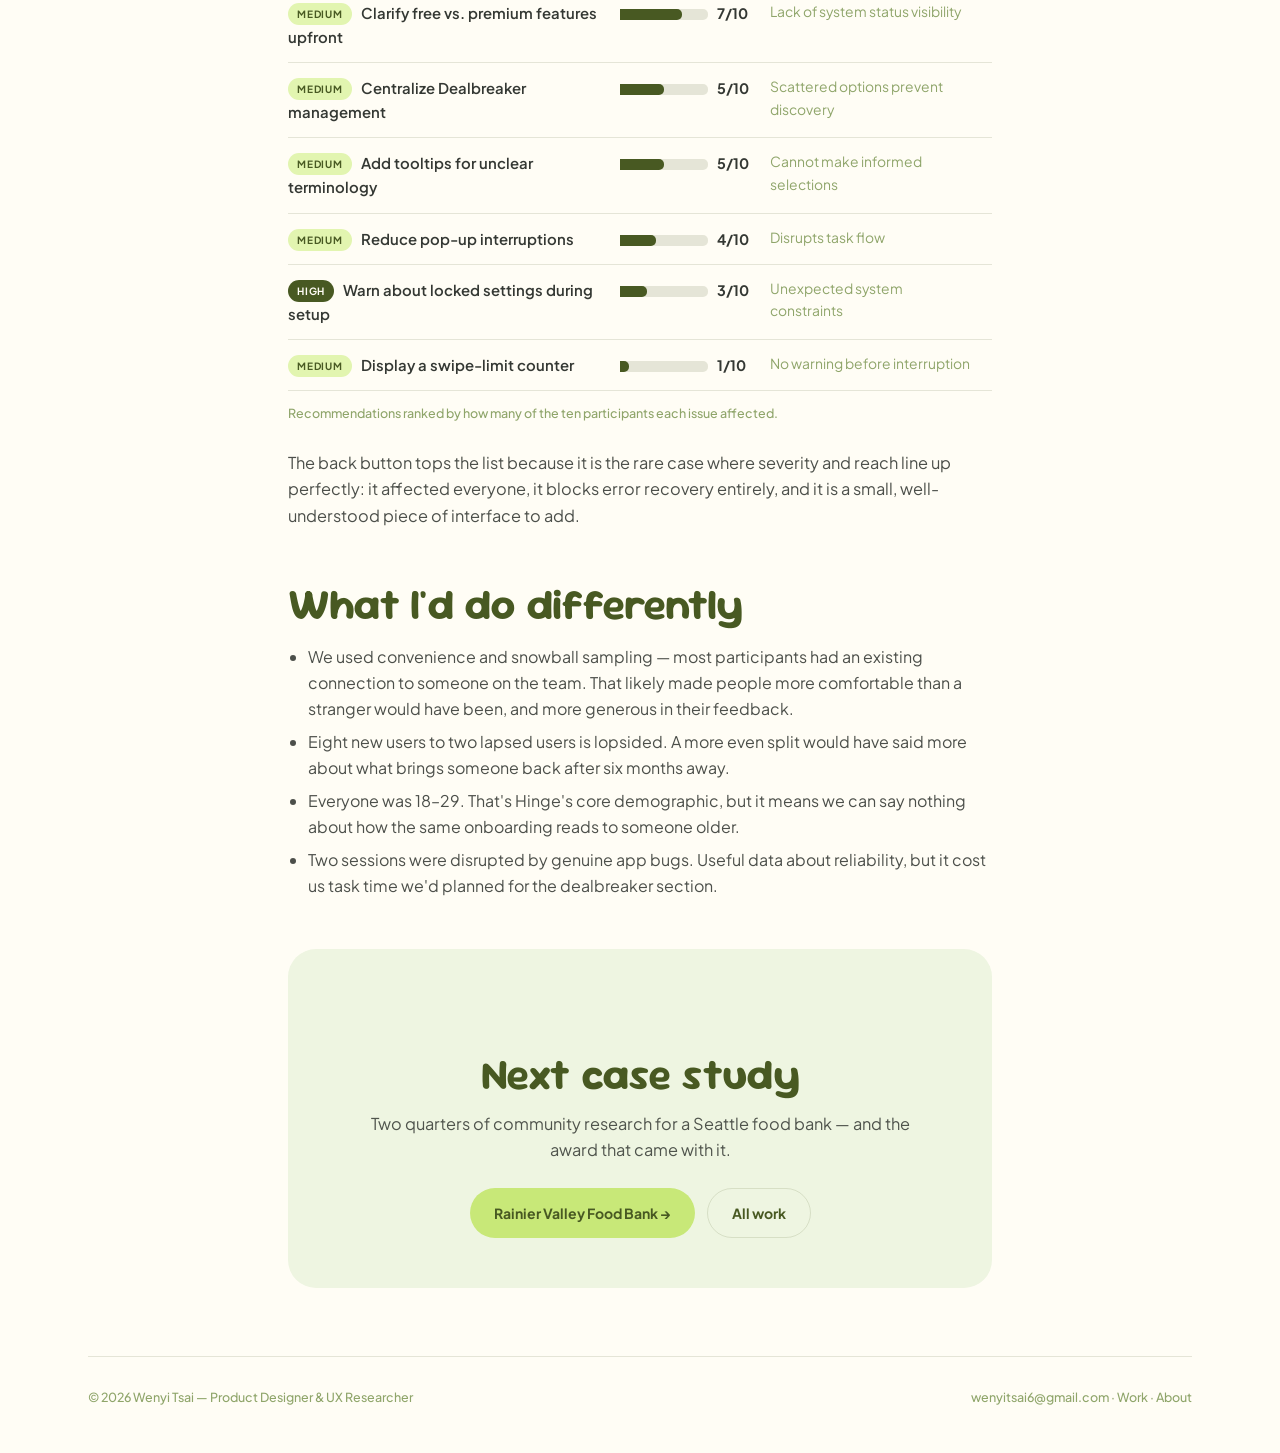
<file: work-hinge.html>
<!DOCTYPE html>
<html lang="en" data-theme="light">
<head>
<meta charset="utf-8">
<meta name="viewport" content="width=device-width, initial-scale=1">
<title>Hinge Usability Study — Wenyi Tsai</title>
<meta name="description" content="A usability study of Hinge's onboarding flow and dealbreaker filters.">
<link rel="preconnect" href="https://fonts.googleapis.com">
<link rel="preconnect" href="https://fonts.gstatic.com" crossorigin>
<link href="https://fonts.googleapis.com/css2?family=Sour+Gummy:wght@400;600;700&family=Baloo+2:wght@600;700&family=Plus+Jakarta+Sans:wght@400;500;600;700&display=swap" rel="stylesheet">
<link rel="stylesheet" href="css/style.css">
<script>document.documentElement.classList.add('js');
try{var t=localStorage.getItem('wt-theme');if(t)document.documentElement.dataset.theme=t;}catch(e){}</script>
</head>
<body>
<svg width="0" height="0" aria-hidden="true" style="position:absolute"><defs>
  <path id="bp" d="M44.62 0.00 C41.23 1.27 37.90 4.50 35.23 7.63 C32.55 10.76 30.59 16.41 28.57 18.79 C26.55 21.17 26.55 20.97 23.09 21.92 C19.63 22.86 11.68 22.54 7.83 24.46 C3.98 26.39 1.30 30.30 0.00 33.46 C-1.30 36.63 -1.96 39.63 0.00 43.44 C1.96 47.26 9.43 53.26 11.74 56.36 C14.06 59.46 13.76 58.15 13.89 62.04 C14.02 65.92 12.07 75.51 12.52 79.65 C12.98 83.79 14.81 84.87 16.63 86.89 C18.46 88.91 20.68 90.97 23.48 91.78 C26.29 92.60 29.42 93.05 33.46 91.78 C37.51 90.51 43.87 85.23 47.75 84.15 C51.63 83.07 53.62 84.05 56.75 85.32 C59.88 86.59 63.21 90.70 66.54 91.78 C69.86 92.86 73.32 93.51 76.71 91.78 C80.10 90.05 85.32 86.37 86.89 81.41 C88.45 76.45 85.71 66.44 86.11 62.04 C86.50 57.63 86.92 58.06 89.24 54.99 C91.55 51.92 98.21 47.26 100.00 43.64 C101.79 40.02 101.60 36.59 100.00 33.27 C98.40 29.94 94.88 25.86 90.41 23.68 C85.94 21.49 78.41 23.78 73.19 20.16 C67.97 16.54 62.04 5.32 59.10 1.96 C56.16 -1.40 57.99 0.33 55.58 0.00 C53.16 -0.33 48.01 -1.27 44.62 0.00 Z"/>
  <clipPath id="bc" clipPathUnits="objectBoundingBox">
    <path d="M0.4462 0.0000 C0.4123 0.0139 0.3790 0.0490 0.3523 0.0832 C0.3255 0.1173 0.3059 0.1787 0.2857 0.2047 C0.2655 0.2306 0.2655 0.2285 0.2309 0.2388 C0.1963 0.2491 0.1168 0.2456 0.0783 0.2665 C0.0398 0.2875 0.0130 0.3301 0.0000 0.3646 C-0.0130 0.3991 -0.0196 0.4318 0.0000 0.4733 C0.0196 0.5149 0.0943 0.5803 0.1174 0.6141 C0.1406 0.6478 0.1376 0.6336 0.1389 0.6759 C0.1402 0.7182 0.1207 0.8227 0.1252 0.8678 C0.1298 0.9129 0.1481 0.9247 0.1663 0.9467 C0.1846 0.9687 0.2068 0.9911 0.2348 1.0000 C0.2629 1.0089 0.2942 1.0139 0.3346 1.0000 C0.3751 0.9861 0.4387 0.9286 0.4775 0.9168 C0.5163 0.9051 0.5362 0.9158 0.5675 0.9296 C0.5988 0.9435 0.6321 0.9883 0.6654 1.0000 C0.6986 1.0117 0.7332 1.0188 0.7671 1.0000 C0.8010 0.9812 0.8532 0.9410 0.8689 0.8870 C0.8845 0.8330 0.8571 0.7239 0.8611 0.6759 C0.8650 0.6279 0.8692 0.6326 0.8924 0.5991 C0.9155 0.5657 0.9821 0.5149 1.0000 0.4755 C1.0179 0.4360 1.0160 0.3987 1.0000 0.3625 C0.9840 0.3262 0.9488 0.2818 0.9041 0.2580 C0.8594 0.2342 0.7841 0.2591 0.7319 0.2196 C0.6797 0.1802 0.6204 0.0579 0.5910 0.0213 C0.5616 -0.0153 0.5799 0.0036 0.5558 0.0000 C0.5316 -0.0036 0.4801 -0.0139 0.4462 0.0000 Z"/>
  </clipPath>
</defs></svg>
<nav class="nav">
  <a class="brand" href="index.html">
    <img src="img/wt-logo.png" alt="" width="34" height="31">
    Wenyi Tsai
  </a>
  <button class="burger" aria-label="Menu">Menu</button>
  <div class="nlinks">
    <a href="index.html#work">Work</a>
    <a href="index.html#about">About</a>
    <a href="playground.html">Playground</a>
    <a href="mailto:wenyitsai6@gmail.com" class="cta">Contact me</a>
    <button class="tog" aria-label="Toggle dark mode">&#9790;</button>
  </div>
</nav>

<div class="cs-hero">
  <div class="wrap">
    <span class="label">Usability study · HCDE 417 · Team of 5</span>
    <h1>Ten people. One missing button.</h1>
    <p class="lede">We ran think-aloud usability sessions on Hinge's new-user experience with ten
      participants. Every single one of them hit the same wall — you cannot go back during
      onboarding. It became the highest-priority fix in our report.</p>
    <div class="facts">
      <div class="fact"><span class="label">Role</span><b>UX Experience &amp; UX Researcher</b></div>
      <div class="fact"><span class="label">Method</span><b>1:1 think-aloud usability testing</b></div>
      <div class="fact"><span class="label">Participants</span><b>10 — 8 new, 2 lapsed</b></div>
      <div class="fact"><span class="label">Year</span><b>2025</b></div>
    </div>
  </div>
</div>

<div class="narrow cs-body">
  <section style="padding-top:44px">
    <div class="figs rv">
      <div class="fig"><b>10</b><span>Participants</span></div>
      <div class="fig"><b>30–45</b><span>Minutes per session</span></div>
      <div class="fig"><b>3</b><span>Core findings</span></div>
      <div class="fig"><b>8</b><span>Ranked recommendations</span></div>
    </div>

    <h2>What we were asking</h2>
    <p>Hinge markets itself as "designed to be deleted" — a dating app built for intentional
      relationships. But getting to the app itself means answering 20+ demographic questions
      first, covering everything from age to political and religious belief.</p>
    <p>We evaluated two things: the new-user experience through onboarding, and whether people
      could find and understand <strong>Dating Preferences</strong> and <strong>Dealbreakers</strong>
      — the controls that shape who you see and who sees you.</p>

    <h3>Who we tested with</h3>
    <p>Ten participants aged 18–29, split into two groups: eight who had never used Hinge, and two
      lapsed users inactive for six months or more. That split let us separate genuine first-run
      confusion from habits formed by prior use.</p>

    <h3>How we ran it</h3>
    <p>Each session was moderated 1:1 over Zoom with phone screen-sharing, one moderator and at
      least one notetaker. Participants thought aloud while completing tasks, then answered
      follow-up interview questions. We scored each task against a shared success-criteria table —
      from <em>Success</em> through <em>Delayed Success</em> to <em>Failed</em> — so results stayed
      comparable across different moderators.</p>
    <p>Afterwards we open-coded the recordings and migrated everything to Miro for affinity
      diagramming: one sticky color per participant, ten categories, then grouped into themes.</p>

    <h2>Finding 01 — Onboarding is long, rigid, and overwhelming</h2>
    <p>This was the biggest section of the study and produced the most severe issues. Six separate
      problems compound into one bad first impression.</p>

    <h3>There is no back button. At all.</h3>
    <p><strong>10 out of 10 participants</strong> were frustrated by this — the single most
      universal finding in the study. Moving forward is effortless; going back is impossible. One
      participant said it would make them consider deleting the app.</p>
    <blockquote><p>You can't, like, go back and adjust your preferences as you're doing it
      initially. You have to go through the whole onboarding and then adjust it later, which I
      think is… a little goofy.</p><cite>P3</cite></blockquote>
    <blockquote><p>There's no clear back path to adjust previous answers during onboarding. [This
      feels] kinda annoying. I'm thinking negatively about that.</p><cite>P4</cite></blockquote>

    <h3>Terminology people can't parse</h3>
    <p>Five of nine participants hit words they didn't understand — and the app offered no
      explanation. Two didn't know what <em>monogamy</em> and <em>non-monogamy</em> meant. Two
      couldn't tell <em>life partner</em> from <em>long-term</em>. One skipped the gender identity
      question entirely rather than answer something they didn't understand.</p>
    <blockquote><p>I'm not entirely sure what these mean. I'm just gonna assume monogamy is, like,
      two people in it… so maybe they should have the definition somewhere.</p><cite>P5</cite></blockquote>

    <h3>Pop-ups fragment the flow</h3>
    <p>Permissions, hints and Hinge+ upsells interrupt setup repeatedly. Participants understood
      why they existed and still found them intrusive — one noted premium prompts appeared before
      they'd had any chance to evaluate the free tier.</p>
    <blockquote><p>I keep getting these pop-ups every two seconds. I'm gonna blow this app up,
      bro… I get that they're necessary, but they break up the flow.</p><cite>P3</cite></blockquote>

    <h3>Skipping is possible but invisible</h3>
    <p>Two participants wanted to skip questions; only one worked out how. The skip control is so
      low-contrast that P8 assumed it didn't exist and tapped at random until something worked.</p>
    <blockquote><p>Oh, I can skip some questions, but it's not obvious that I can.</p><cite>P1</cite></blockquote>

    <h2>Finding 02 — Dealbreakers are hard to find and harder to understand</h2>
    <p>Dating Preferences and Dealbreakers are how you control your match pool. Both fail at the
      first step: discovery.</p>
    <ul>
      <li>Every participant prompted to find Dating Preferences needed multiple attempts, wandering
        between pages until they stumbled on it. The icon is small and gives no clue what it does.</li>
      <li><strong>5 of 10</strong> could not easily locate Dealbreaker options — they're scattered
        across individual preference categories rather than centralized anywhere.</li>
      <li><strong>4 of 10</strong> didn't understand what a Dealbreaker <em>is</em>. One thought it
        was a tiebreaker for choosing between similar profiles, rather than a filter that excludes
        people.</li>
      <li>Hinge does display "Dealbreakers will limit who you see and who sees you" — none of those
        four noticed it.</li>
    </ul>
    <blockquote><p>The dating preference… finding that… I could find everything else but that.
      It's kind of like a small icon on the top left. You would not think that's that.</p>
      <cite>P6</cite></blockquote>
    <blockquote><p>I don't know, that one says Dealbreaker, and nothing else says Dealbreaker,
      so…</p><cite>P8</cite></blockquote>

    <h2>Finding 03 — People can't tell what's free</h2>
    <p>Participants weren't hostile to premium features. They were frustrated by not knowing where
      the line was until they hit it.</p>
    <ul>
      <li><strong>7 of 10</strong> didn't realize how many features were premium-locked until they
        ran into them mid-exploration.</li>
      <li>Two discovered that preferences they'd set during <em>free</em> onboarding — like Dating
        Intentions — couldn't be changed later without upgrading. The choice was made before anyone
        said it was permanent.</li>
      <li>One participant found the swipe limit only by exhausting it. No counter, no warning.</li>
    </ul>
    <blockquote><p>Nope, that takes Hinge+. Dating intentions, that takes Hinge+. Active today,
      that takes Hinge+. Let me guess.</p><cite>P8</cite></blockquote>

    <h2>What we recommended</h2>
    <p>We ranked every fix by frequency and severity — how many participants hit it, and how badly
      it blocked them. Prioritising by user count rather than engineering effort kept the
      conversation on impact.</p>
    <figure class="rv chart">
  <table class="recs">
    <caption>Recommendations ranked by how many of the ten participants each issue affected.</caption>
    <thead><tr><th scope="col">Recommendation</th><th scope="col">Users affected</th>
      <th scope="col">Usability impact</th></tr></thead>
    <tbody><tr>
      <th scope="row"><span class="pri high">High</span>Add a back button during onboarding</th>
      <td class="bar-cell"><span class="track"><span class="bar" style="--w:100%"></span></span><b>10/10</b></td>
      <td class="impact">Cannot recover from errors</td>
    </tr><tr>
      <th scope="row"><span class="pri medium">Medium</span>Improve Dating Preferences visibility</th>
      <td class="bar-cell"><span class="track"><span class="bar" style="--w:70%"></span></span><b>7/10</b></td>
      <td class="impact">Cannot find core features</td>
    </tr><tr>
      <th scope="row"><span class="pri medium">Medium</span>Clarify free vs. premium features upfront</th>
      <td class="bar-cell"><span class="track"><span class="bar" style="--w:70%"></span></span><b>7/10</b></td>
      <td class="impact">Lack of system status visibility</td>
    </tr><tr>
      <th scope="row"><span class="pri medium">Medium</span>Centralize Dealbreaker management</th>
      <td class="bar-cell"><span class="track"><span class="bar" style="--w:50%"></span></span><b>5/10</b></td>
      <td class="impact">Scattered options prevent discovery</td>
    </tr><tr>
      <th scope="row"><span class="pri medium">Medium</span>Add tooltips for unclear terminology</th>
      <td class="bar-cell"><span class="track"><span class="bar" style="--w:50%"></span></span><b>5/10</b></td>
      <td class="impact">Cannot make informed selections</td>
    </tr><tr>
      <th scope="row"><span class="pri medium">Medium</span>Reduce pop-up interruptions</th>
      <td class="bar-cell"><span class="track"><span class="bar" style="--w:40%"></span></span><b>4/10</b></td>
      <td class="impact">Disrupts task flow</td>
    </tr><tr>
      <th scope="row"><span class="pri high">High</span>Warn about locked settings during setup</th>
      <td class="bar-cell"><span class="track"><span class="bar" style="--w:30%"></span></span><b>3/10</b></td>
      <td class="impact">Unexpected system constraints</td>
    </tr><tr>
      <th scope="row"><span class="pri medium">Medium</span>Display a swipe-limit counter</th>
      <td class="bar-cell"><span class="track"><span class="bar" style="--w:10%"></span></span><b>1/10</b></td>
      <td class="impact">No warning before interruption</td>
    </tr></tbody>
  </table>
</figure>
    <p>The back button tops the list because it is the rare case where severity and reach line up
      perfectly: it affected everyone, it blocks error recovery entirely, and it is a small,
      well-understood piece of interface to add.</p>

    <h2>What I'd do differently</h2>
    <ul>
      <li>We used convenience and snowball sampling — most participants had an existing connection
        to someone on the team. That likely made people more comfortable than a stranger would
        have been, and more generous in their feedback.</li>
      <li>Eight new users to two lapsed users is lopsided. A more even split would have said more
        about what brings someone back after six months away.</li>
      <li>Everyone was 18–29. That's Hinge's core demographic, but it means we can say nothing
        about how the same onboarding reads to someone older.</li>
      <li>Two sessions were disrupted by genuine app bugs. Useful data about reliability, but it
        cost us task time we'd planned for the dealbreaker section.</li>
    </ul>

    <div class="contact rv" style="margin-top:50px">
      <h2>Next case study</h2>
      <p>Two quarters of community research for a Seattle food bank — and the award that came
        with it.</p>
      <div class="cbtns">
        <a class="btn" href="work-rvfb.html">Rainier Valley Food Bank →</a>
        <a class="btn ghost" href="index.html#work">All work</a>
      </div>
    </div>
  </section>
</div>
<div class="wrap"><footer>
  <span>© 2026 Wenyi Tsai — Product Designer &amp; UX Researcher</span>
  <span><a href="mailto:wenyitsai6@gmail.com">wenyitsai6@gmail.com</a> · <a href="index.html#work">Work</a> · <a href="index.html#about">About</a></span>
</footer></div>
<img id="cur" src="img/wt-logo.png" alt="" aria-hidden="true">
<script src="js/app.js"></script>
</body>
</html>
</file>
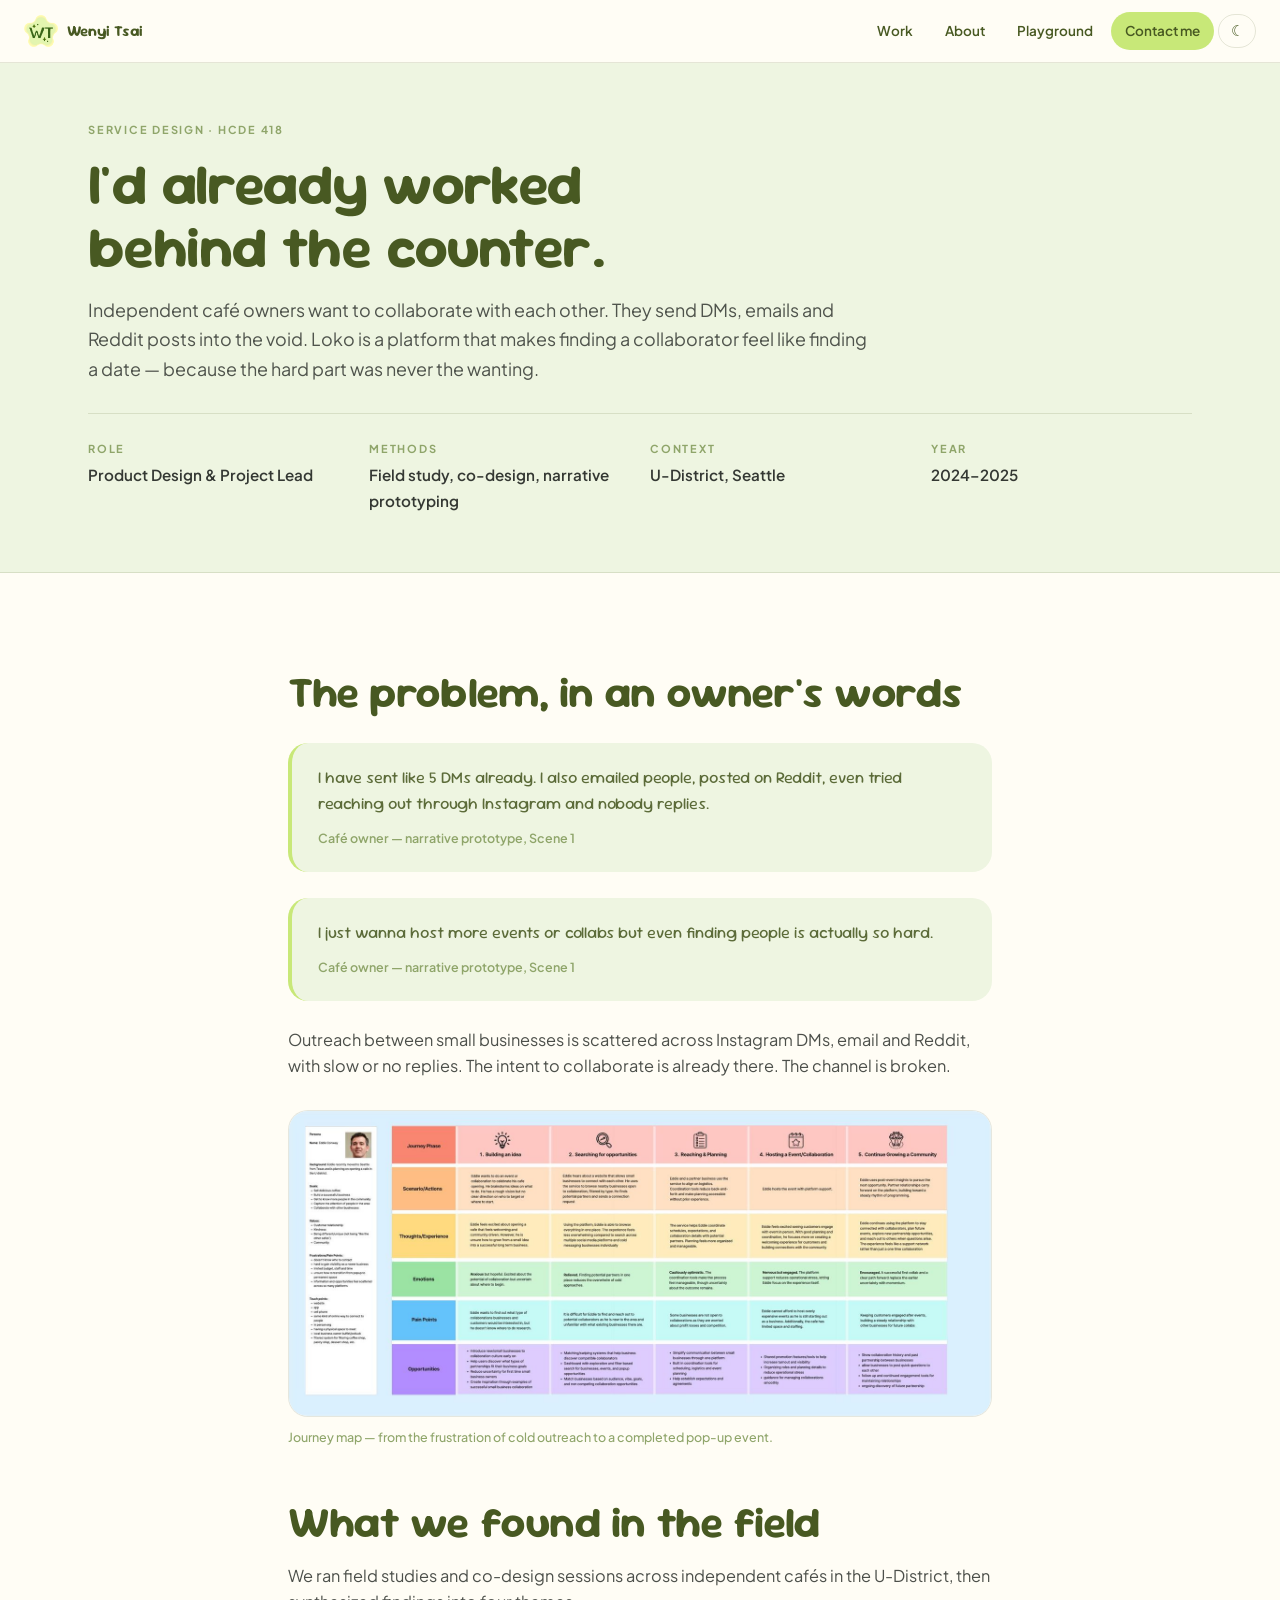
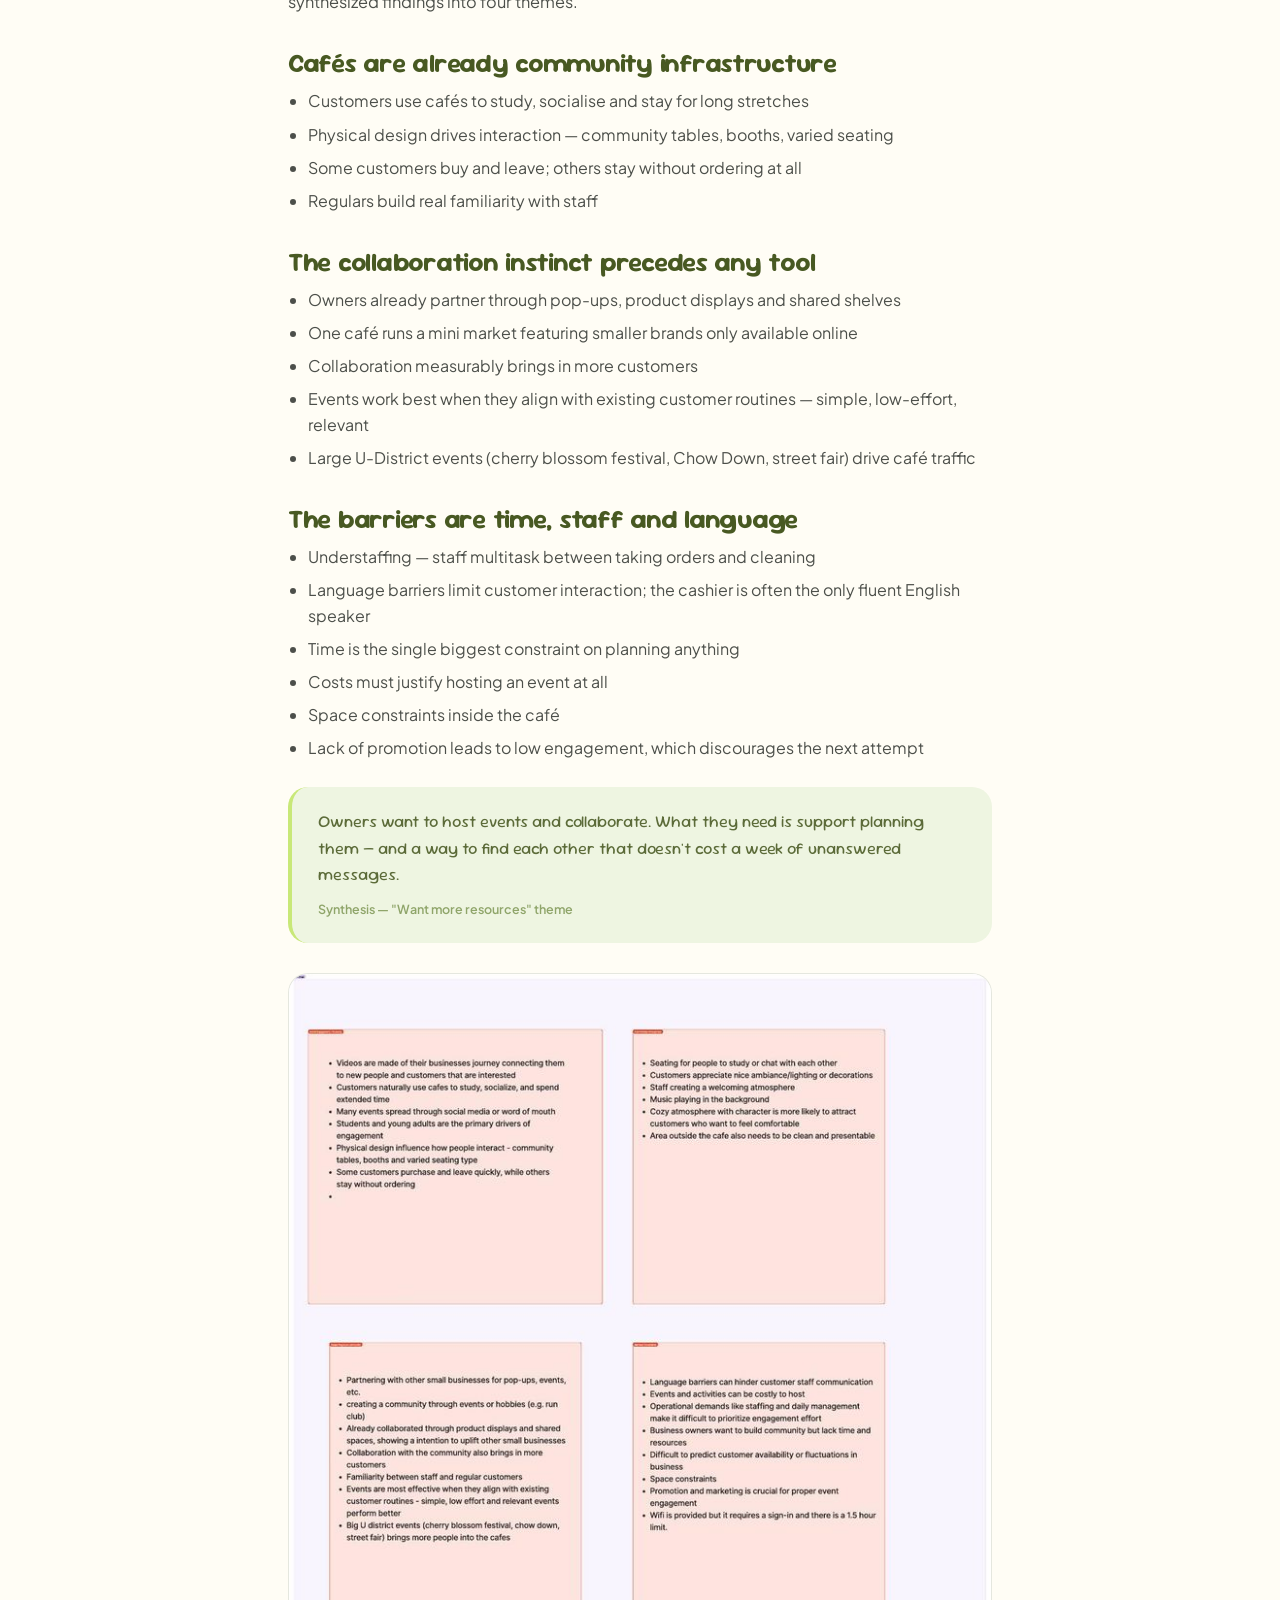
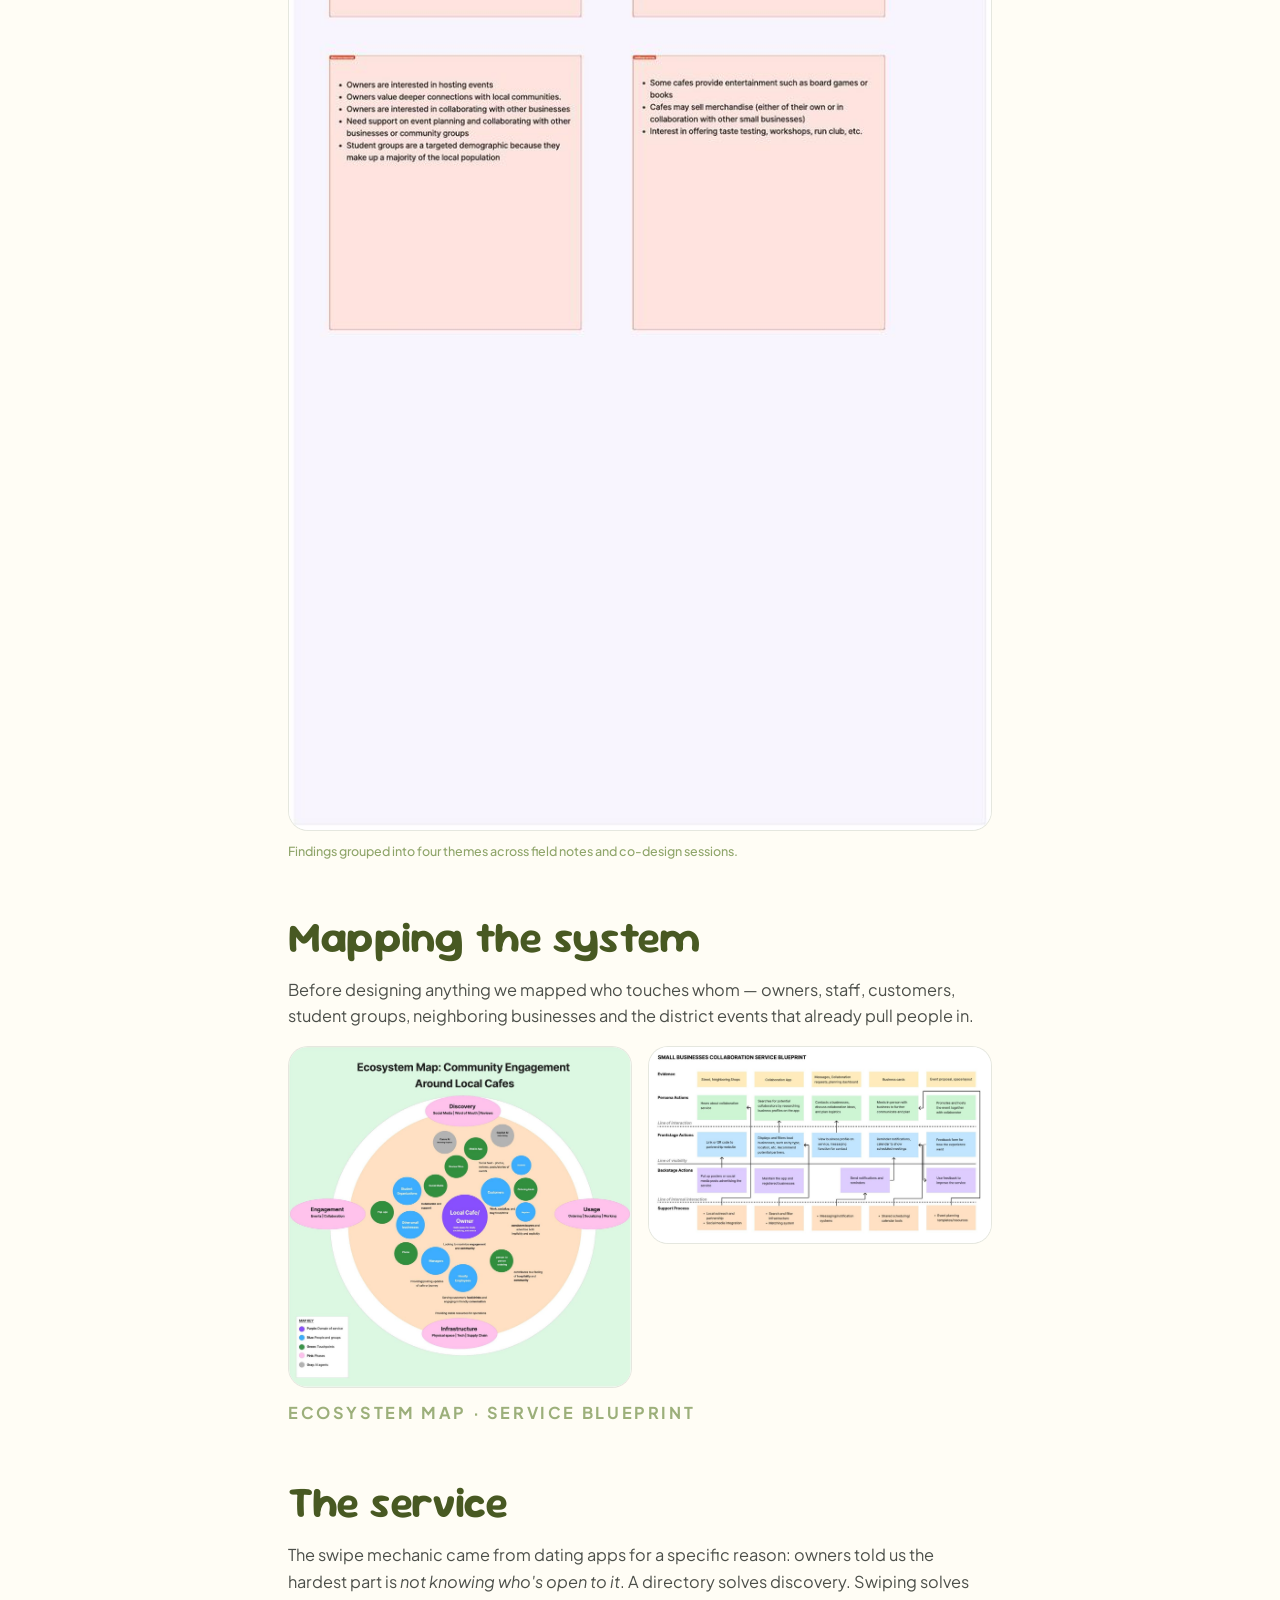
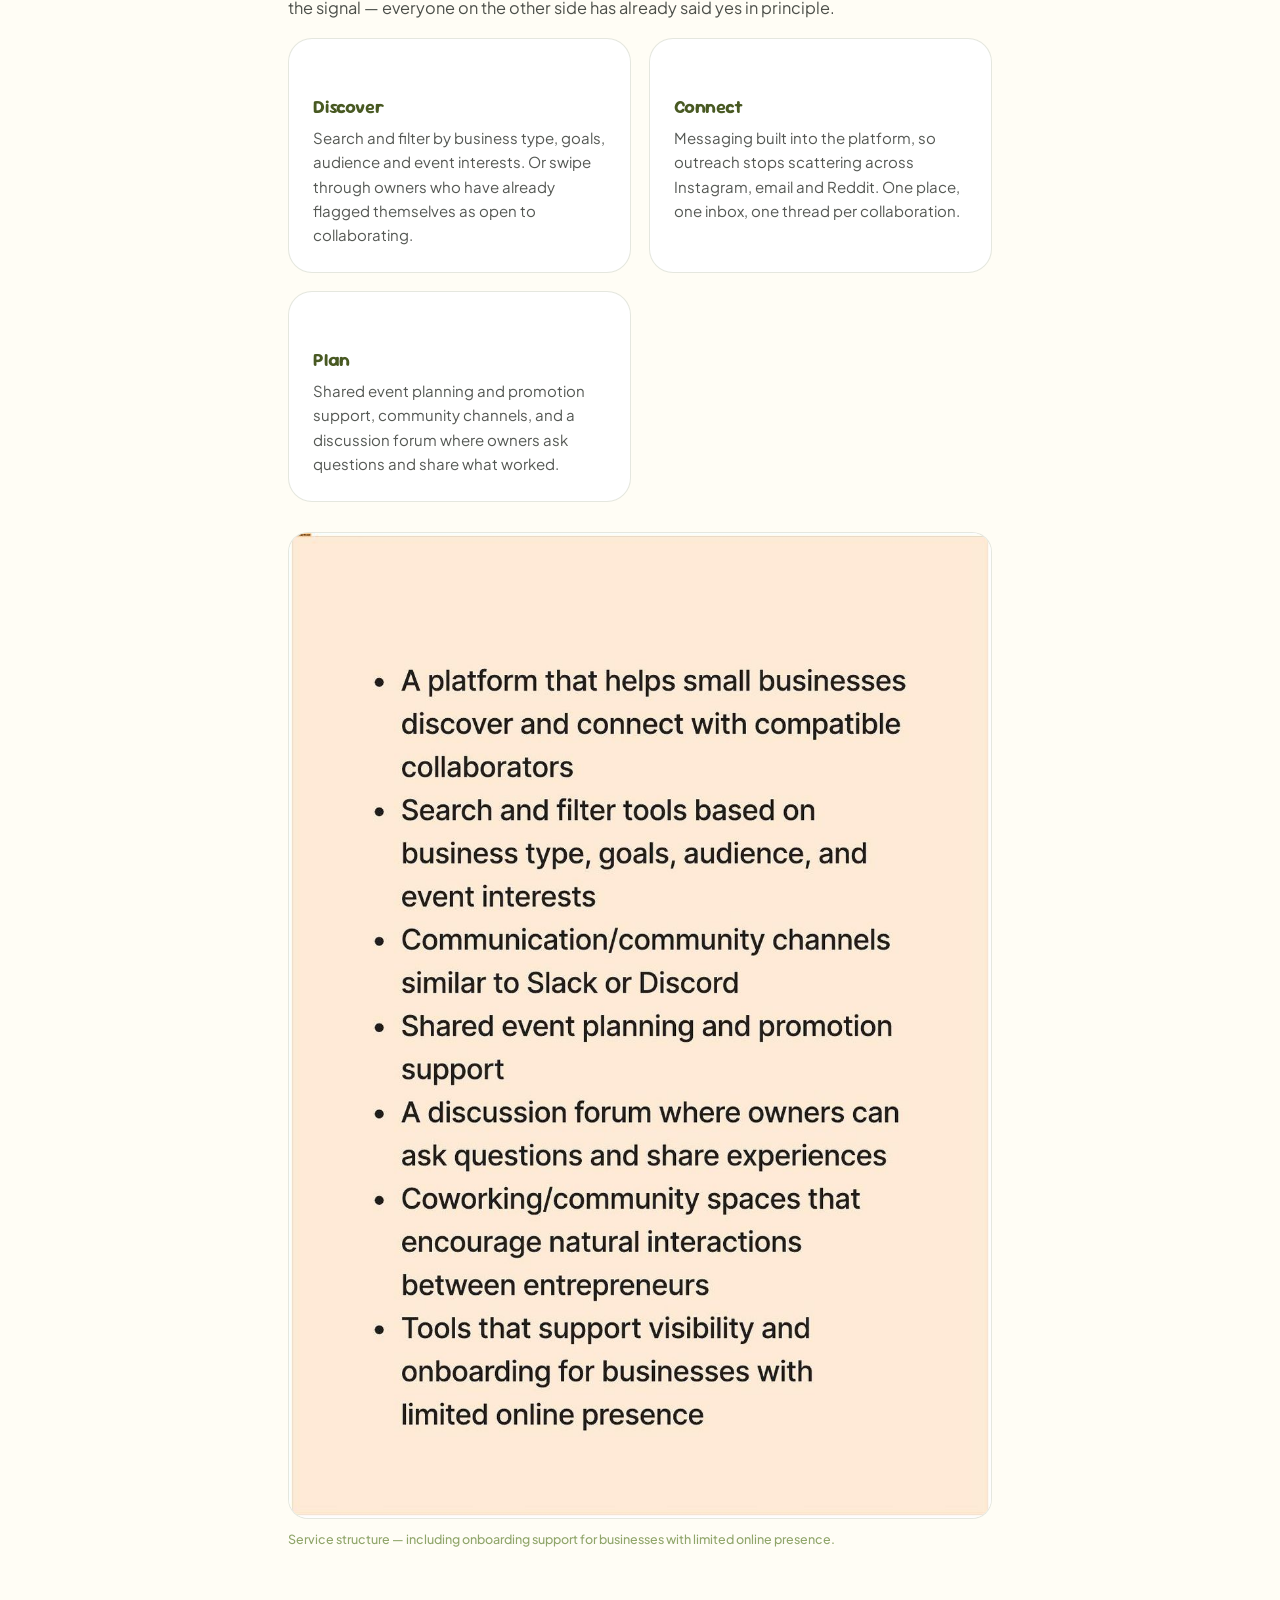
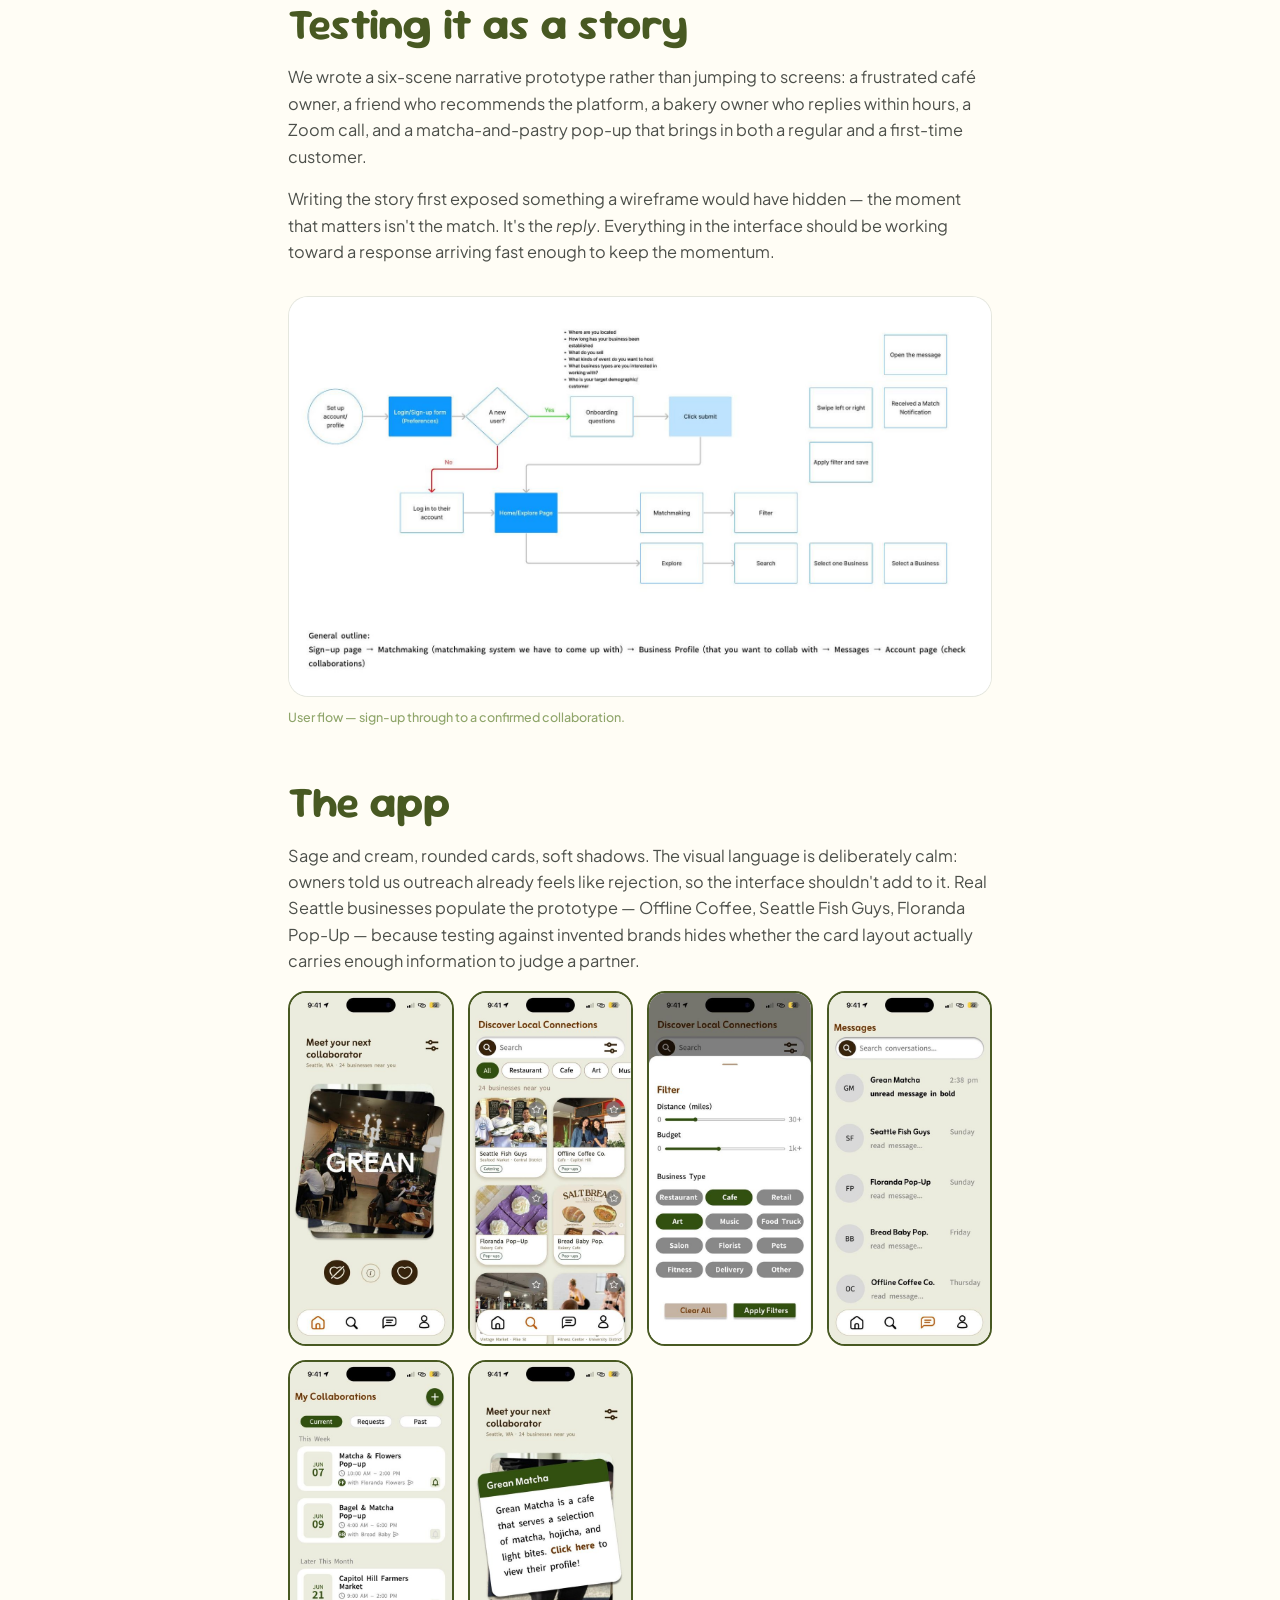
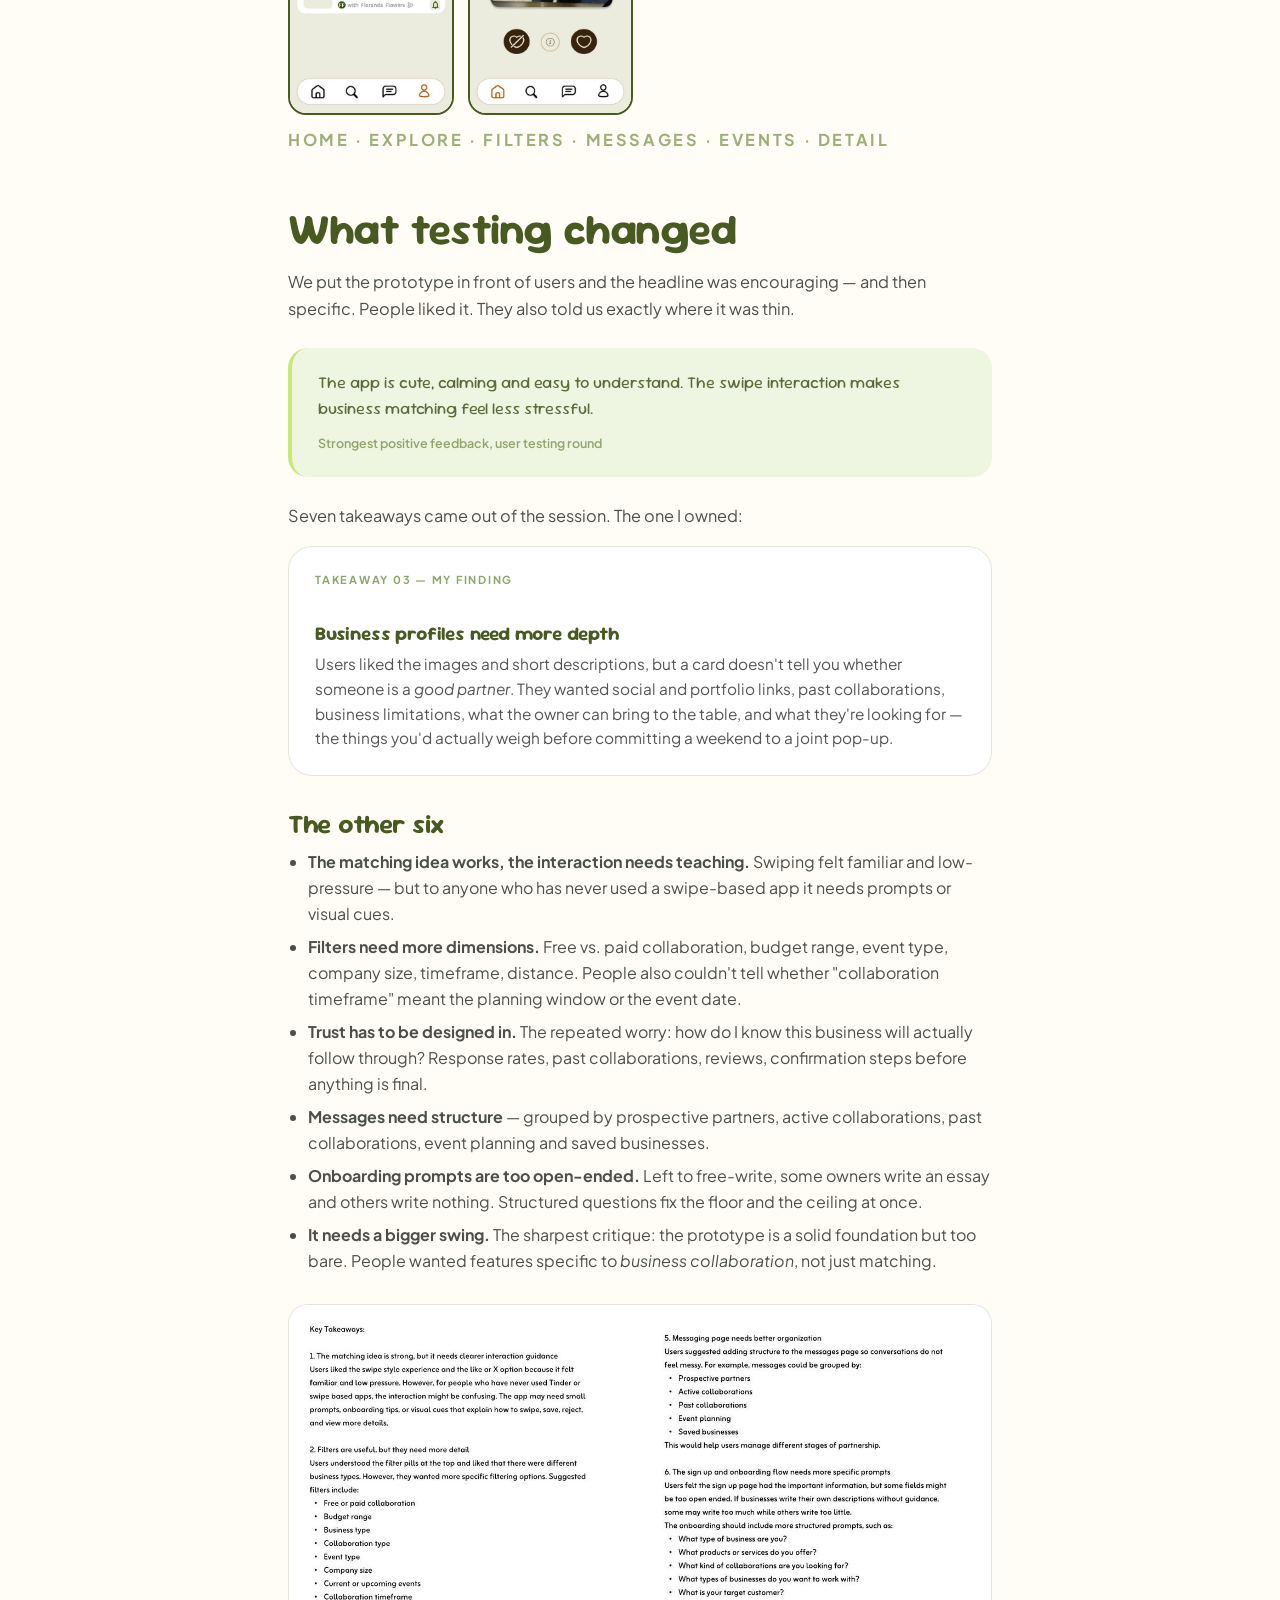
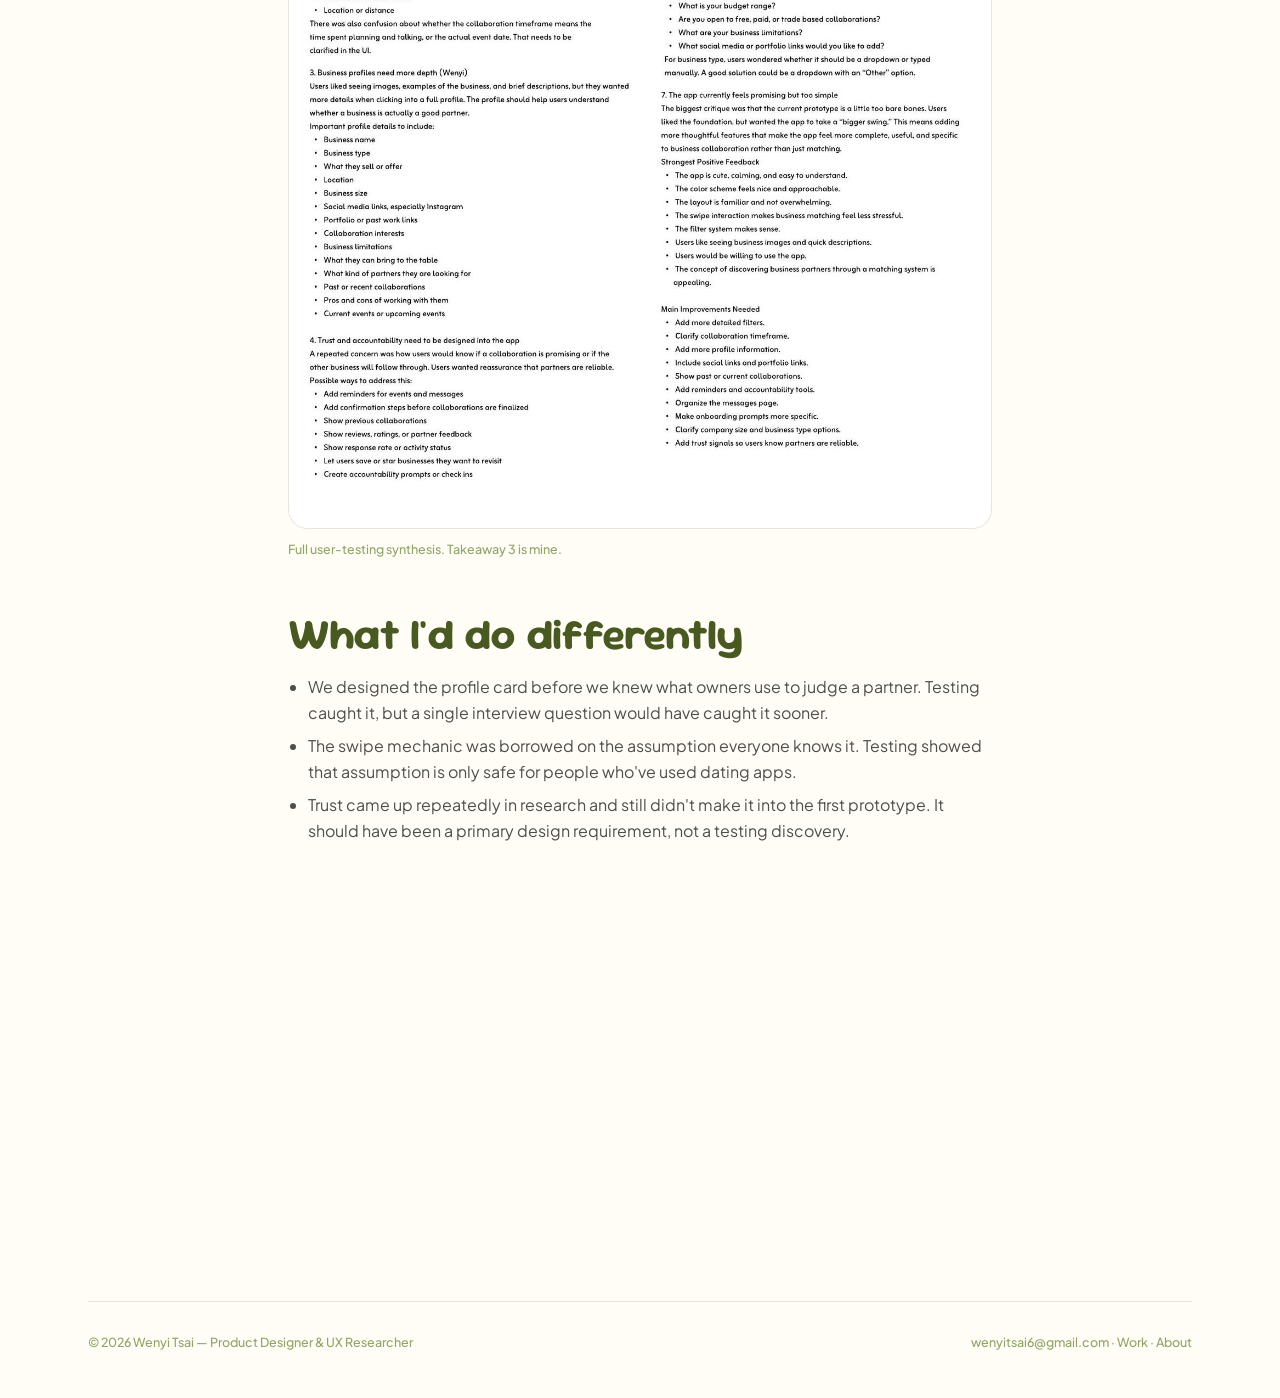
<file: work-loko.html>
<!DOCTYPE html>
<html lang="en" data-theme="light">
<head>
<meta charset="utf-8">
<meta name="viewport" content="width=device-width, initial-scale=1">
<title>Loko — Wenyi Tsai</title>
<meta name="description" content="Service design for independent business collaboration, built from café fieldwork.">
<link rel="preconnect" href="https://fonts.googleapis.com">
<link rel="preconnect" href="https://fonts.gstatic.com" crossorigin>
<link href="https://fonts.googleapis.com/css2?family=Sour+Gummy:wght@400;600;700&family=Baloo+2:wght@600;700&family=Plus+Jakarta+Sans:wght@400;500;600;700&display=swap" rel="stylesheet">
<link rel="stylesheet" href="css/style.css">
<script>document.documentElement.classList.add('js');
try{var t=localStorage.getItem('wt-theme');if(t)document.documentElement.dataset.theme=t;}catch(e){}</script>
</head>
<body>
<svg width="0" height="0" aria-hidden="true" style="position:absolute"><defs>
  <path id="bp" d="M44.62 0.00 C41.23 1.27 37.90 4.50 35.23 7.63 C32.55 10.76 30.59 16.41 28.57 18.79 C26.55 21.17 26.55 20.97 23.09 21.92 C19.63 22.86 11.68 22.54 7.83 24.46 C3.98 26.39 1.30 30.30 0.00 33.46 C-1.30 36.63 -1.96 39.63 0.00 43.44 C1.96 47.26 9.43 53.26 11.74 56.36 C14.06 59.46 13.76 58.15 13.89 62.04 C14.02 65.92 12.07 75.51 12.52 79.65 C12.98 83.79 14.81 84.87 16.63 86.89 C18.46 88.91 20.68 90.97 23.48 91.78 C26.29 92.60 29.42 93.05 33.46 91.78 C37.51 90.51 43.87 85.23 47.75 84.15 C51.63 83.07 53.62 84.05 56.75 85.32 C59.88 86.59 63.21 90.70 66.54 91.78 C69.86 92.86 73.32 93.51 76.71 91.78 C80.10 90.05 85.32 86.37 86.89 81.41 C88.45 76.45 85.71 66.44 86.11 62.04 C86.50 57.63 86.92 58.06 89.24 54.99 C91.55 51.92 98.21 47.26 100.00 43.64 C101.79 40.02 101.60 36.59 100.00 33.27 C98.40 29.94 94.88 25.86 90.41 23.68 C85.94 21.49 78.41 23.78 73.19 20.16 C67.97 16.54 62.04 5.32 59.10 1.96 C56.16 -1.40 57.99 0.33 55.58 0.00 C53.16 -0.33 48.01 -1.27 44.62 0.00 Z"/>
  <clipPath id="bc" clipPathUnits="objectBoundingBox">
    <path d="M0.4462 0.0000 C0.4123 0.0139 0.3790 0.0490 0.3523 0.0832 C0.3255 0.1173 0.3059 0.1787 0.2857 0.2047 C0.2655 0.2306 0.2655 0.2285 0.2309 0.2388 C0.1963 0.2491 0.1168 0.2456 0.0783 0.2665 C0.0398 0.2875 0.0130 0.3301 0.0000 0.3646 C-0.0130 0.3991 -0.0196 0.4318 0.0000 0.4733 C0.0196 0.5149 0.0943 0.5803 0.1174 0.6141 C0.1406 0.6478 0.1376 0.6336 0.1389 0.6759 C0.1402 0.7182 0.1207 0.8227 0.1252 0.8678 C0.1298 0.9129 0.1481 0.9247 0.1663 0.9467 C0.1846 0.9687 0.2068 0.9911 0.2348 1.0000 C0.2629 1.0089 0.2942 1.0139 0.3346 1.0000 C0.3751 0.9861 0.4387 0.9286 0.4775 0.9168 C0.5163 0.9051 0.5362 0.9158 0.5675 0.9296 C0.5988 0.9435 0.6321 0.9883 0.6654 1.0000 C0.6986 1.0117 0.7332 1.0188 0.7671 1.0000 C0.8010 0.9812 0.8532 0.9410 0.8689 0.8870 C0.8845 0.8330 0.8571 0.7239 0.8611 0.6759 C0.8650 0.6279 0.8692 0.6326 0.8924 0.5991 C0.9155 0.5657 0.9821 0.5149 1.0000 0.4755 C1.0179 0.4360 1.0160 0.3987 1.0000 0.3625 C0.9840 0.3262 0.9488 0.2818 0.9041 0.2580 C0.8594 0.2342 0.7841 0.2591 0.7319 0.2196 C0.6797 0.1802 0.6204 0.0579 0.5910 0.0213 C0.5616 -0.0153 0.5799 0.0036 0.5558 0.0000 C0.5316 -0.0036 0.4801 -0.0139 0.4462 0.0000 Z"/>
  </clipPath>
</defs></svg>
<nav class="nav">
  <a class="brand" href="index.html">
    <img src="img/wt-logo.png" alt="" width="34" height="31">
    Wenyi Tsai
  </a>
  <button class="burger" aria-label="Menu">Menu</button>
  <div class="nlinks">
    <a href="index.html#work">Work</a>
    <a href="index.html#about">About</a>
    <a href="playground.html">Playground</a>
    <a href="mailto:wenyitsai6@gmail.com" class="cta">Contact me</a>
    <button class="tog" aria-label="Toggle dark mode">&#9790;</button>
  </div>
</nav>

<div class="cs-hero">
  <div class="wrap">
    <span class="label">Service design · HCDE 418</span>
    <h1>I'd already worked behind the counter.</h1>
    <p class="lede">Independent café owners want to collaborate with each other. They send DMs,
      emails and Reddit posts into the void. Loko is a platform that makes finding a collaborator
      feel like finding a date — because the hard part was never the wanting.</p>
    <div class="facts">
      <div class="fact"><span class="label">Role</span><b>Product Design &amp; Project Lead</b></div>
      <div class="fact"><span class="label">Methods</span><b>Field study, co-design, narrative prototyping</b></div>
      <div class="fact"><span class="label">Context</span><b>U-District, Seattle</b></div>
      <div class="fact"><span class="label">Year</span><b>2024–2025</b></div>
    </div>
  </div>
</div>

<div class="narrow cs-body">
  <section style="padding-top:44px">
    <h2>The problem, in an owner's words</h2>
    <blockquote><p>I have sent like 5 DMs already. I also emailed people, posted on Reddit, even
      tried reaching out through Instagram and nobody replies.</p>
      <cite>Café owner — narrative prototype, Scene 1</cite></blockquote>
    <blockquote><p>I just wanna host more events or collabs but even finding people is actually
      so hard.</p><cite>Café owner — narrative prototype, Scene 1</cite></blockquote>
    <p>Outreach between small businesses is scattered across Instagram DMs, email and Reddit, with
      slow or no replies. The intent to collaborate is already there. The channel is broken.</p>

    <figure class="rv">
      <img src="img/loko-journey.jpg" alt="User journey map for the small business collaboration platform" loading="lazy">
      <figcaption>Journey map — from the frustration of cold outreach to a completed pop-up event.</figcaption>
    </figure>

    <h2>What we found in the field</h2>
    <p>We ran field studies and co-design sessions across independent cafés in the U-District,
      then synthesized findings into four themes.</p>

    <h3>Cafés are already community infrastructure</h3>
    <ul>
      <li>Customers use cafés to study, socialise and stay for long stretches</li>
      <li>Physical design drives interaction — community tables, booths, varied seating</li>
      <li>Some customers buy and leave; others stay without ordering at all</li>
      <li>Regulars build real familiarity with staff</li>
    </ul>

    <h3>The collaboration instinct precedes any tool</h3>
    <ul>
      <li>Owners already partner through pop-ups, product displays and shared shelves</li>
      <li>One café runs a mini market featuring smaller brands only available online</li>
      <li>Collaboration measurably brings in more customers</li>
      <li>Events work best when they align with existing customer routines — simple, low-effort, relevant</li>
      <li>Large U-District events (cherry blossom festival, Chow Down, street fair) drive café traffic</li>
    </ul>

    <h3>The barriers are time, staff and language</h3>
    <ul>
      <li>Understaffing — staff multitask between taking orders and cleaning</li>
      <li>Language barriers limit customer interaction; the cashier is often the only fluent English speaker</li>
      <li>Time is the single biggest constraint on planning anything</li>
      <li>Costs must justify hosting an event at all</li>
      <li>Space constraints inside the café</li>
      <li>Lack of promotion leads to low engagement, which discourages the next attempt</li>
    </ul>

    <blockquote><p>Owners want to host events and collaborate. What they need is support planning
      them — and a way to find each other that doesn't cost a week of unanswered messages.</p>
      <cite>Synthesis — "Want more resources" theme</cite></blockquote>

    <figure class="rv">
      <img src="img/loko-findings.jpg" alt="Affinity board of findings grouped by theme" loading="lazy">
      <figcaption>Findings grouped into four themes across field notes and co-design sessions.</figcaption>
    </figure>

    <h2>Mapping the system</h2>
    <p>Before designing anything we mapped who touches whom — owners, staff, customers, student
      groups, neighboring businesses and the district events that already pull people in.</p>
    <div class="gal rv">
      <a href="img/loko-ecosystem.jpg" target="_blank" rel="noopener"><img src="img/loko-ecosystem.jpg" alt="Ecosystem map of local business relationships" loading="lazy"></a>
      <a href="img/loko-blueprint.jpg" target="_blank" rel="noopener"><img src="img/loko-blueprint.jpg" alt="Service blueprint for the collaboration platform" loading="lazy"></a>
    </div>
    <p class="label" style="margin-top:12px">Ecosystem map · service blueprint</p>

    <h2>The service</h2>
    <p>The swipe mechanic came from dating apps for a specific reason: owners told us the hardest
      part is <em>not knowing who's open to it</em>. A directory solves discovery. Swiping solves
      the signal — everyone on the other side has already said yes in principle.</p>
    <div class="grid3">
      <div class="cardy rv"><h3>Discover</h3>
        <p>Search and filter by business type, goals, audience and event interests. Or swipe
           through owners who have already flagged themselves as open to collaborating.</p></div>
      <div class="cardy rv"><h3>Connect</h3>
        <p>Messaging built into the platform, so outreach stops scattering across Instagram,
           email and Reddit. One place, one inbox, one thread per collaboration.</p></div>
      <div class="cardy rv"><h3>Plan</h3>
        <p>Shared event planning and promotion support, community channels, and a discussion forum
           where owners ask questions and share what worked.</p></div>
    </div>

    <figure class="rv">
      <img src="img/loko-structure.jpg" alt="Service design structure listing platform features" loading="lazy">
      <figcaption>Service structure — including onboarding support for businesses with limited online presence.</figcaption>
    </figure>

    <h2>Testing it as a story</h2>
    <p>We wrote a six-scene narrative prototype rather than jumping to screens: a frustrated café
      owner, a friend who recommends the platform, a bakery owner who replies within hours, a Zoom
      call, and a matcha-and-pastry pop-up that brings in both a regular and a first-time customer.</p>
    <p>Writing the story first exposed something a wireframe would have hidden — the moment that
      matters isn't the match. It's the <em>reply</em>. Everything in the interface should be
      working toward a response arriving fast enough to keep the momentum.</p>

    <figure class="rv">
      <img src="img/loko-userflow.jpg" alt="User flow diagram for the Loko app" loading="lazy">
      <figcaption>User flow — sign-up through to a confirmed collaboration.</figcaption>
    </figure>

    <h2>The app</h2>
    <p>Sage and cream, rounded cards, soft shadows. The visual language is deliberately calm:
      owners told us outreach already feels like rejection, so the interface shouldn't add to it.
      Real Seattle businesses populate the prototype — Offline Coffee, Seattle Fish Guys,
      Floranda Pop-Up — because testing against invented brands hides whether the card layout
      actually carries enough information to judge a partner.</p>

    <div class="gal rv phones">
      <a href="img/loko-ui-home.jpg" target="_blank" rel="noopener"><img src="img/loko-ui-home.jpg" alt="Loko home screen showing collaboration matches" loading="lazy"></a>
      <a href="img/loko-ui-explore.jpg" target="_blank" rel="noopener"><img src="img/loko-ui-explore.jpg" alt="Explore page — 24 businesses near you, filtered by category" loading="lazy"></a>
      <a href="img/loko-ui-filter.jpg" target="_blank" rel="noopener"><img src="img/loko-ui-filter.jpg" alt="Filter panel for narrowing collaboration matches" loading="lazy"></a>
      <a href="img/loko-ui-messages.jpg" target="_blank" rel="noopener"><img src="img/loko-ui-messages.jpg" alt="In-app messages so outreach stops scattering across platforms" loading="lazy"></a>
      <a href="img/loko-ui-events.jpg" target="_blank" rel="noopener"><img src="img/loko-ui-events.jpg" alt="Events management screen" loading="lazy"></a>
      <a href="img/loko-ui-detail.jpg" target="_blank" rel="noopener"><img src="img/loko-ui-detail.jpg" alt="Business detail view" loading="lazy"></a>
    </div>
    <p class="label" style="margin-top:12px">Home · explore · filters · messages · events · detail</p>

    <h2>What testing changed</h2>
    <p>We put the prototype in front of users and the headline was encouraging — and then
      specific. People liked it. They also told us exactly where it was thin.</p>
    <blockquote><p>The app is cute, calming and easy to understand. The swipe interaction makes
      business matching feel less stressful.</p><cite>Strongest positive feedback, user testing round</cite></blockquote>
    <p>Seven takeaways came out of the session. The one I owned:</p>

    <div class="phase rv"><span class="label">Takeaway 03 — my finding</span>
      <h3>Business profiles need more depth</h3>
      <p>Users liked the images and short descriptions, but a card doesn't tell you whether someone
        is a <em>good partner</em>. They wanted social and portfolio links, past collaborations,
        business limitations, what the owner can bring to the table, and what they're looking
        for — the things you'd actually weigh before committing a weekend to a joint pop-up.</p></div>

    <h3>The other six</h3>
    <ul>
      <li><strong>The matching idea works, the interaction needs teaching.</strong> Swiping felt
        familiar and low-pressure — but to anyone who has never used a swipe-based app it needs
        prompts or visual cues.</li>
      <li><strong>Filters need more dimensions.</strong> Free vs. paid collaboration, budget range,
        event type, company size, timeframe, distance. People also couldn't tell whether
        "collaboration timeframe" meant the planning window or the event date.</li>
      <li><strong>Trust has to be designed in.</strong> The repeated worry: how do I know this
        business will actually follow through? Response rates, past collaborations, reviews,
        confirmation steps before anything is final.</li>
      <li><strong>Messages need structure</strong> — grouped by prospective partners, active
        collaborations, past collaborations, event planning and saved businesses.</li>
      <li><strong>Onboarding prompts are too open-ended.</strong> Left to free-write, some owners
        write an essay and others write nothing. Structured questions fix the floor and the ceiling
        at once.</li>
      <li><strong>It needs a bigger swing.</strong> The sharpest critique: the prototype is a solid
        foundation but too bare. People wanted features specific to <em>business collaboration</em>,
        not just matching.</li>
    </ul>

    <figure class="rv">
      <img src="img/loko-testing.jpg" alt="User testing takeaways document" loading="lazy">
      <figcaption>Full user-testing synthesis. Takeaway 3 is mine.</figcaption>
    </figure>

    <h2>What I'd do differently</h2>
    <ul>
      <li>We designed the profile card before we knew what owners use to judge a partner. Testing
        caught it, but a single interview question would have caught it sooner.</li>
      <li>The swipe mechanic was borrowed on the assumption everyone knows it. Testing showed that
        assumption is only safe for people who've used dating apps.</li>
      <li>Trust came up repeatedly in research and still didn't make it into the first prototype.
        It should have been a primary design requirement, not a testing discovery.</li>
    </ul>

    <div class="contact rv" style="margin-top:50px">
      <h2>Next case study</h2>
      <p>Ten think-aloud sessions on a dating app — and one missing button that stopped everybody.</p>
      <div class="cbtns">
        <a class="btn" href="work-hinge.html">Hinge usability study →</a>
        <a class="btn ghost" href="index.html#work">All work</a>
      </div>
    </div>
  </section>
</div>
<div class="wrap"><footer>
  <span>© 2026 Wenyi Tsai — Product Designer &amp; UX Researcher</span>
  <span><a href="mailto:wenyitsai6@gmail.com">wenyitsai6@gmail.com</a> · <a href="index.html#work">Work</a> · <a href="index.html#about">About</a></span>
</footer></div>
<img id="cur" src="img/wt-logo.png" alt="" aria-hidden="true">
<script src="js/app.js"></script>
</body>
</html>
</file>
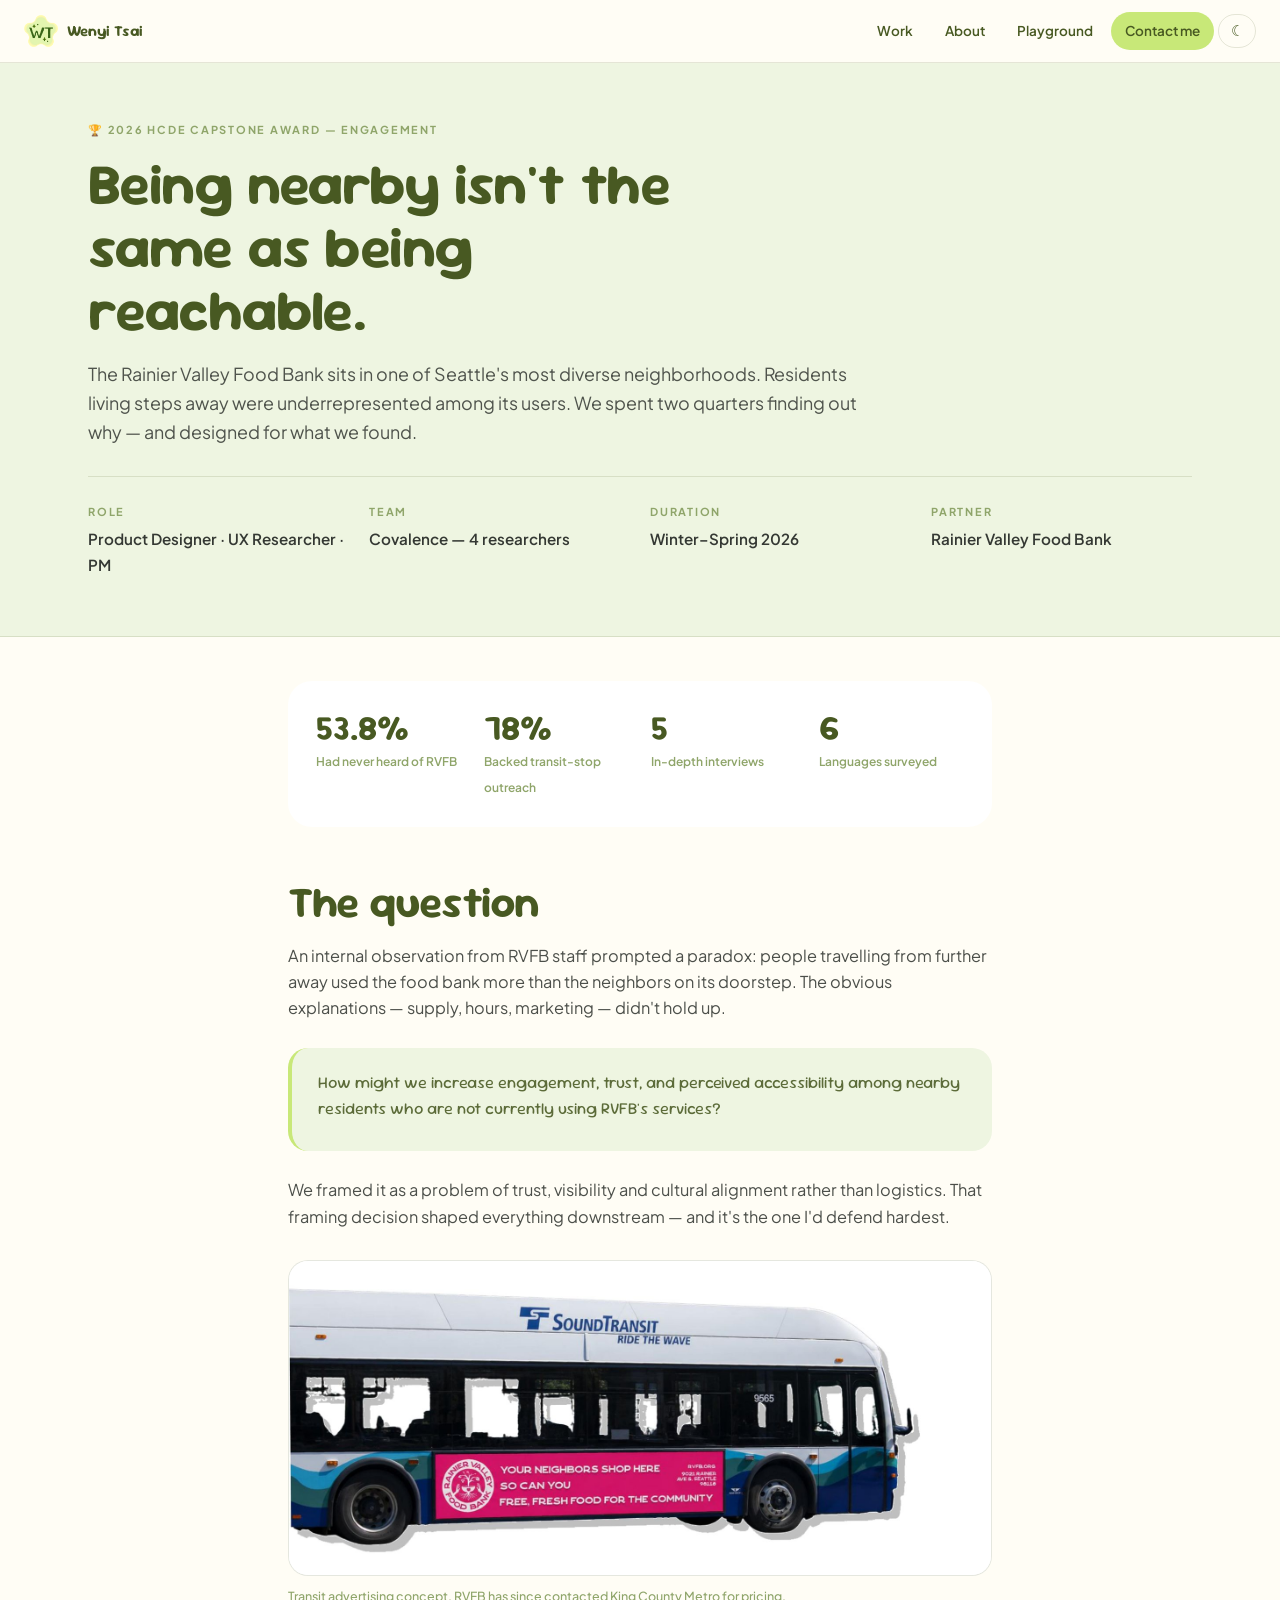
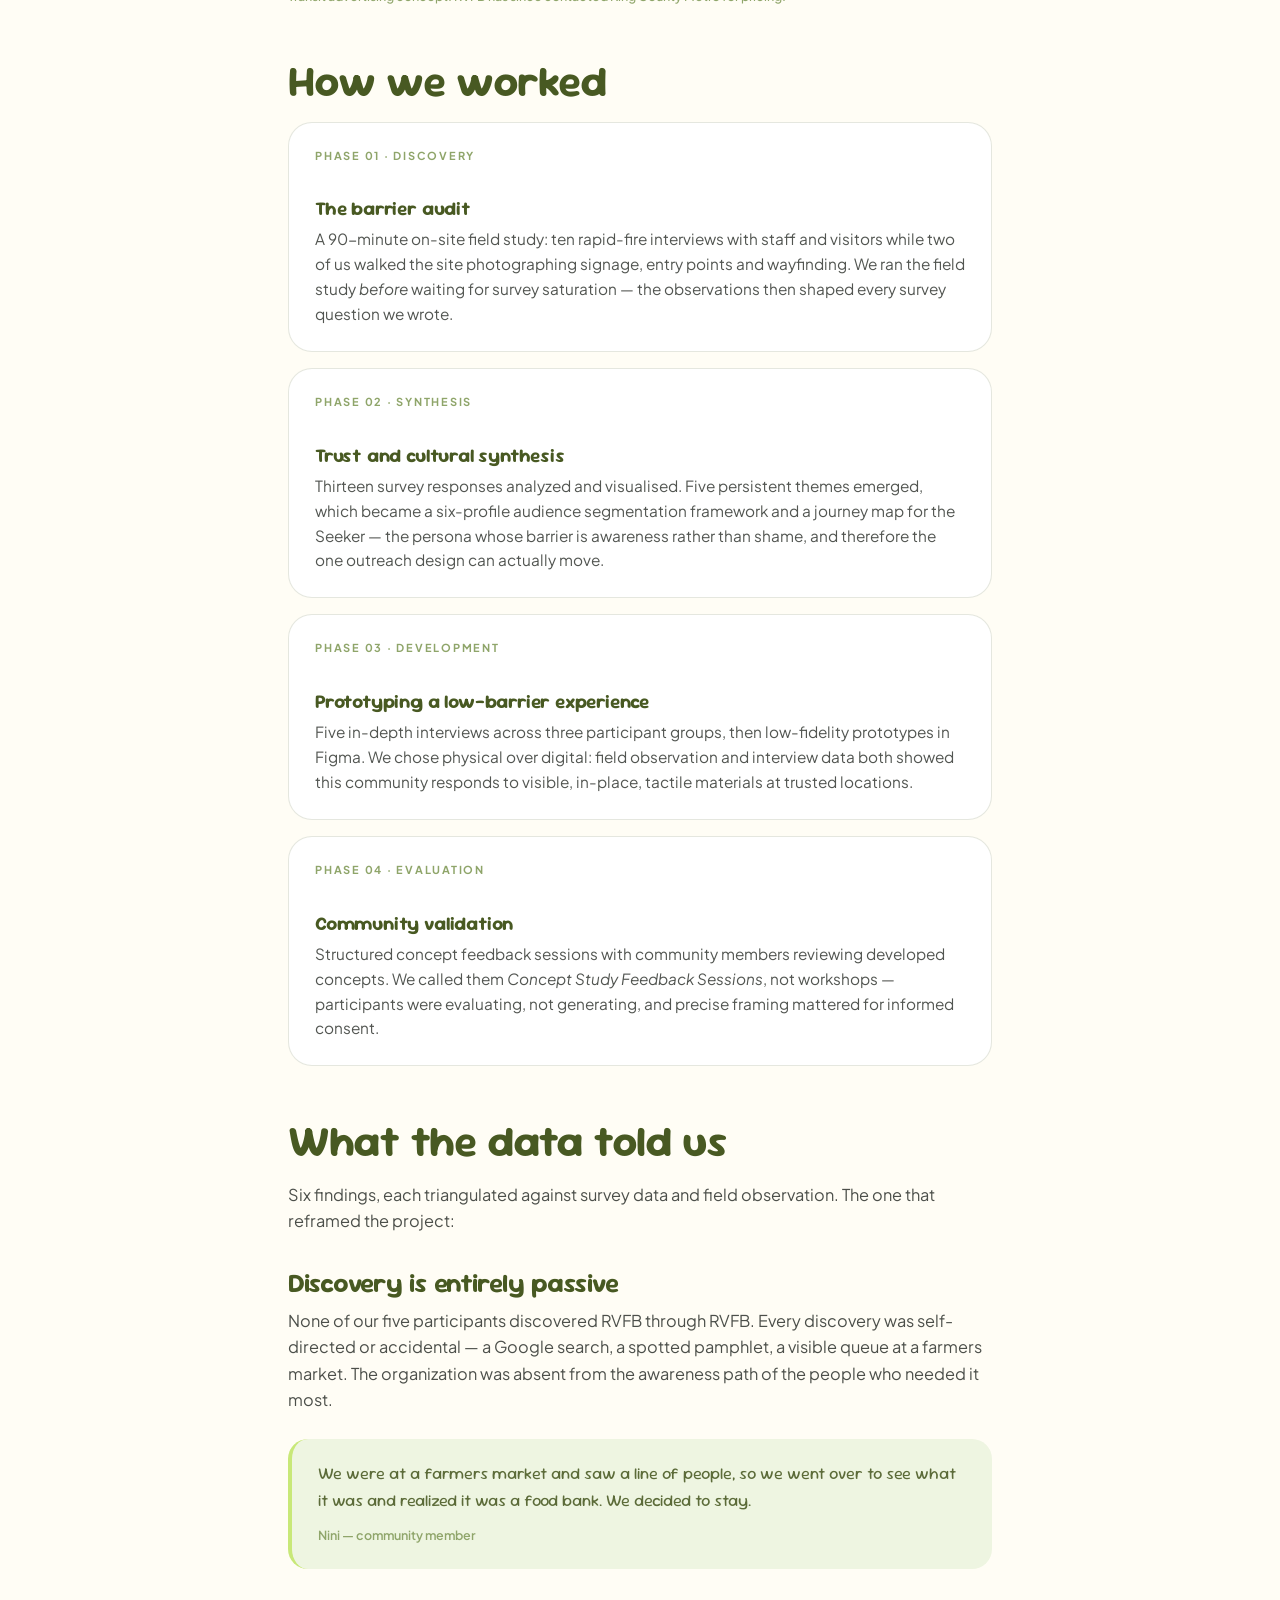
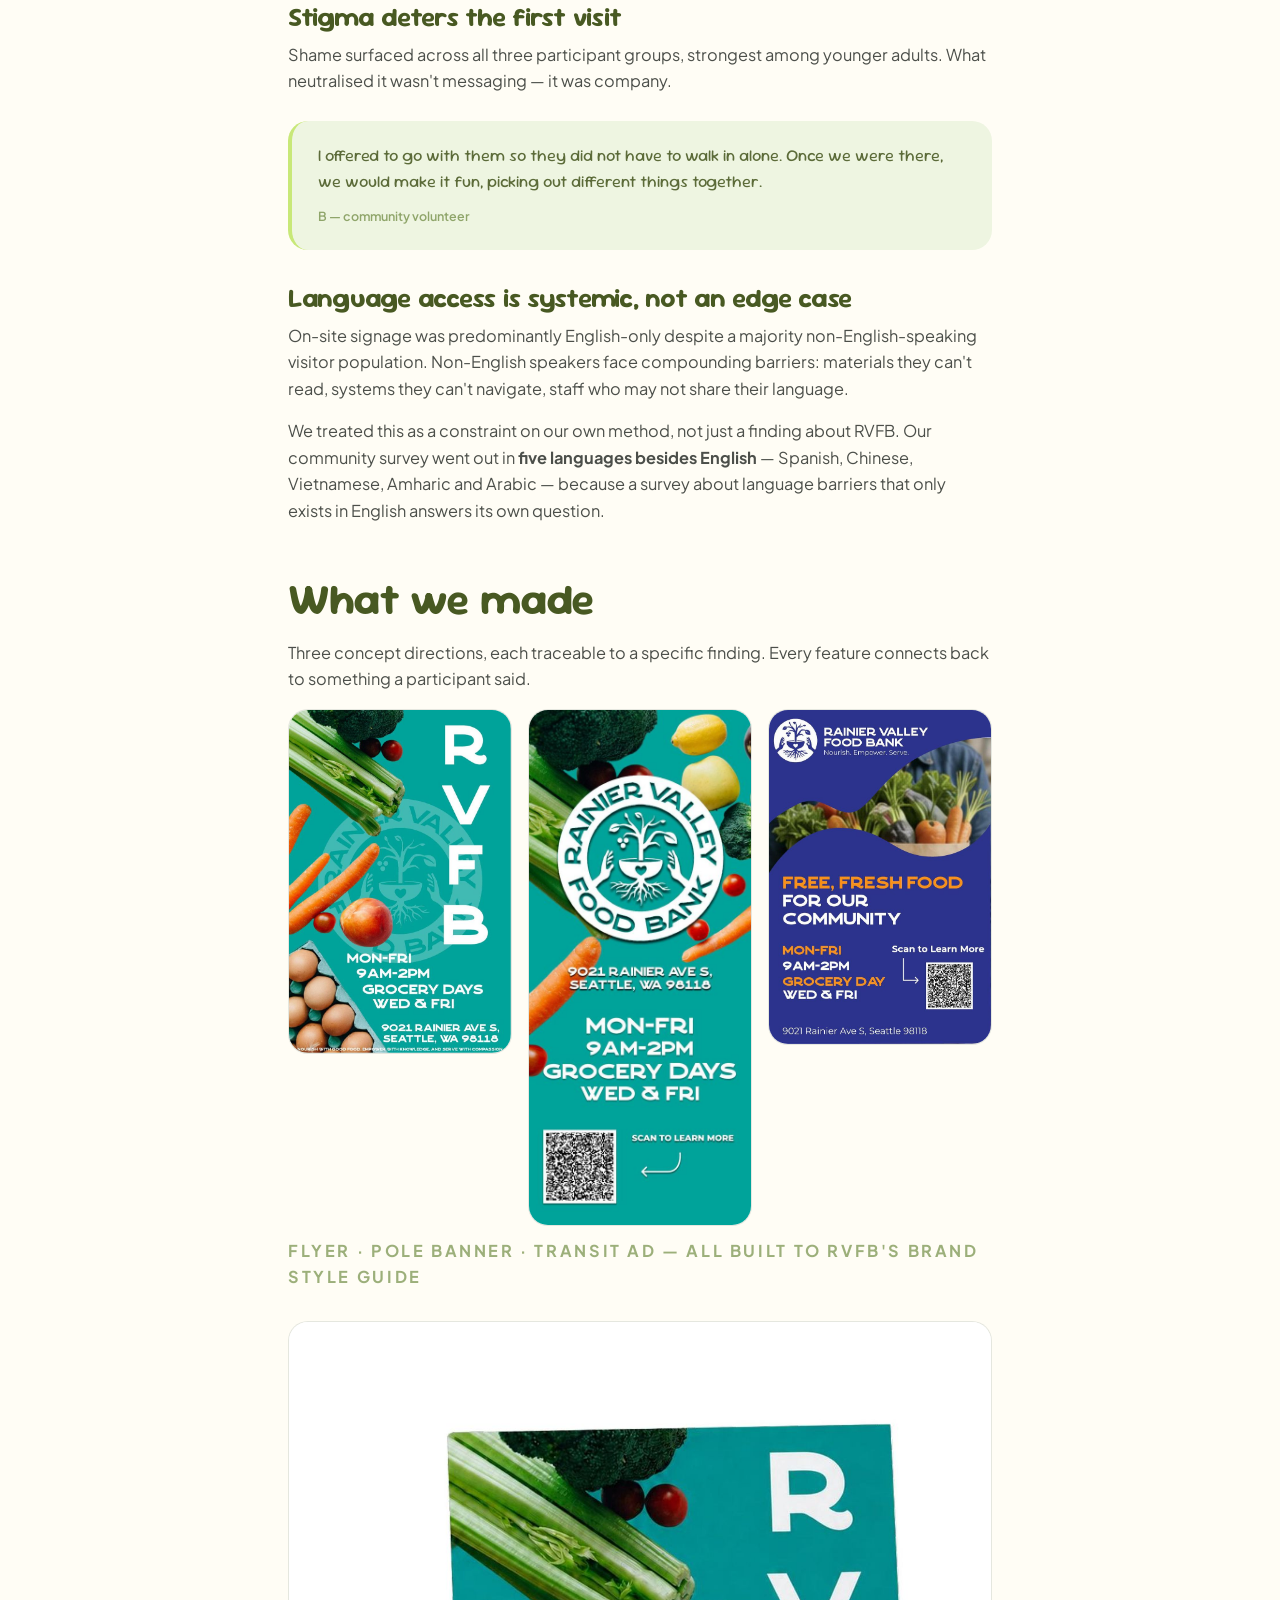
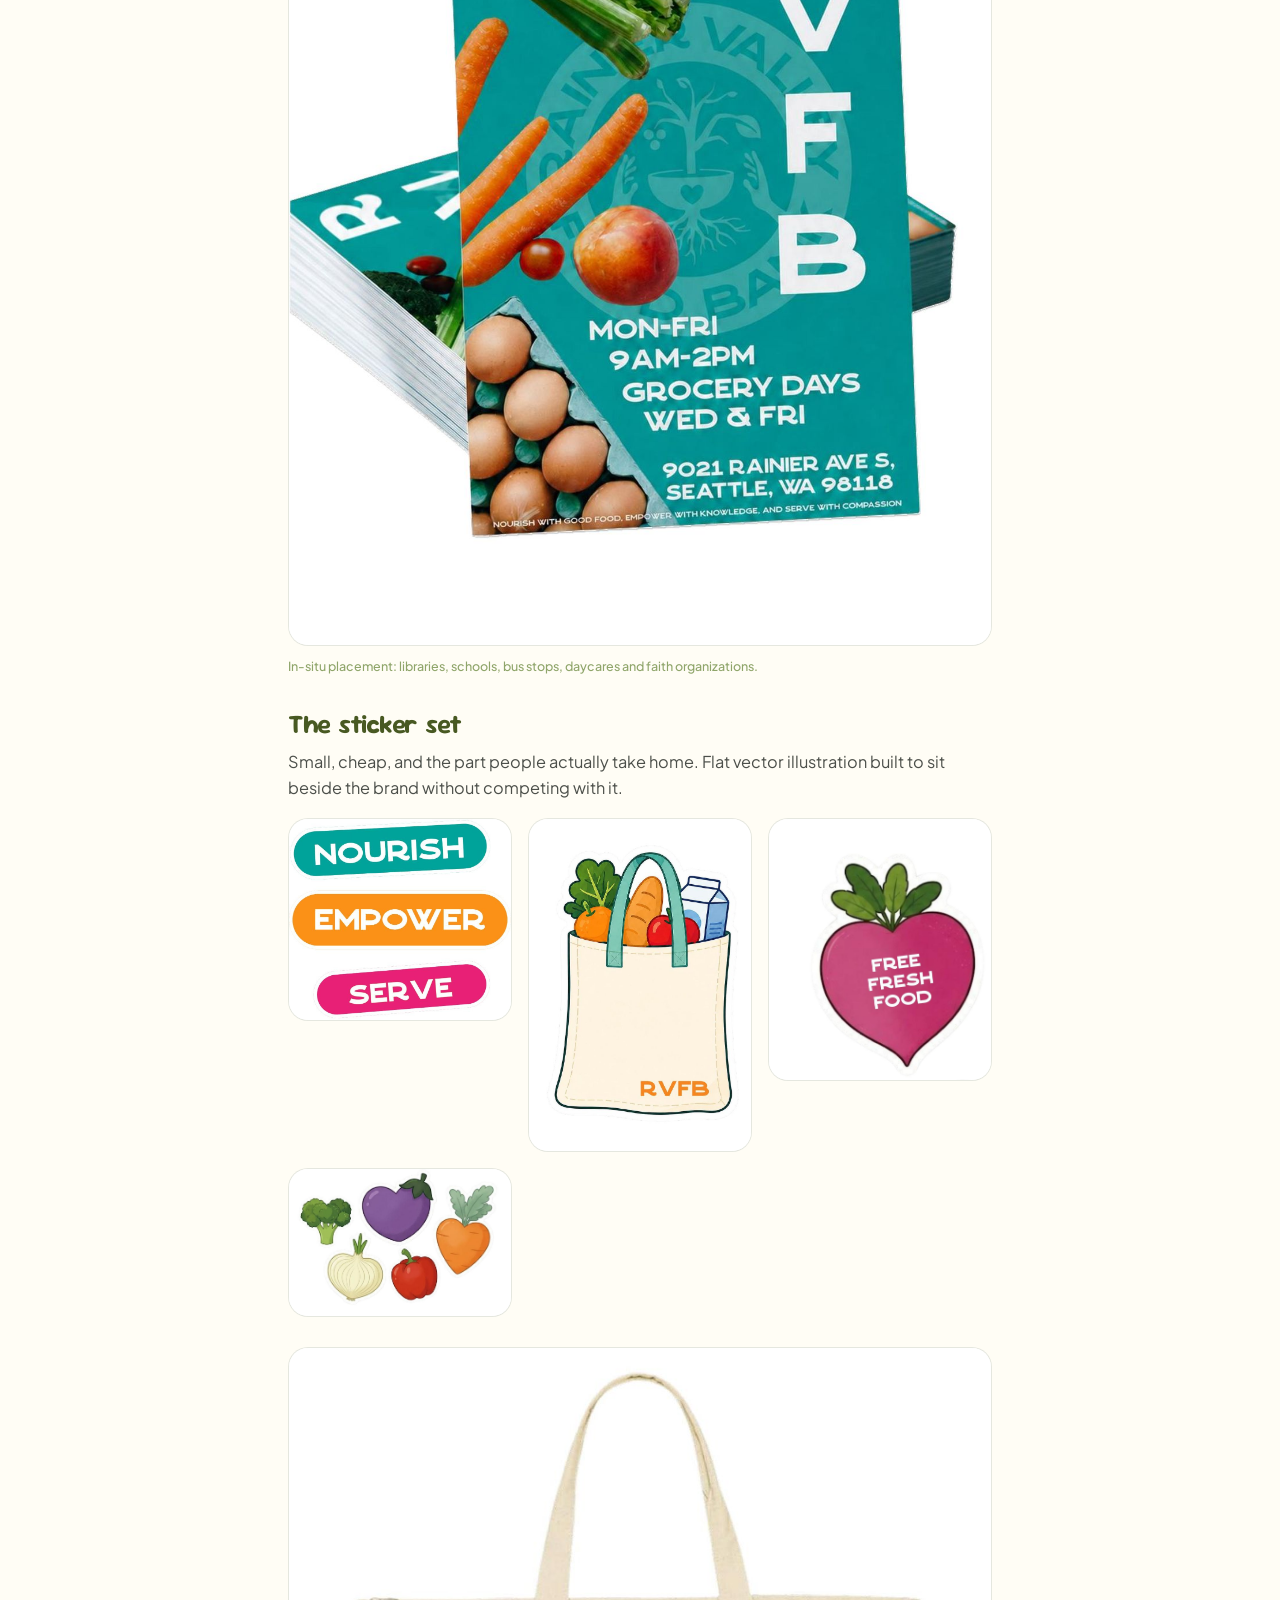
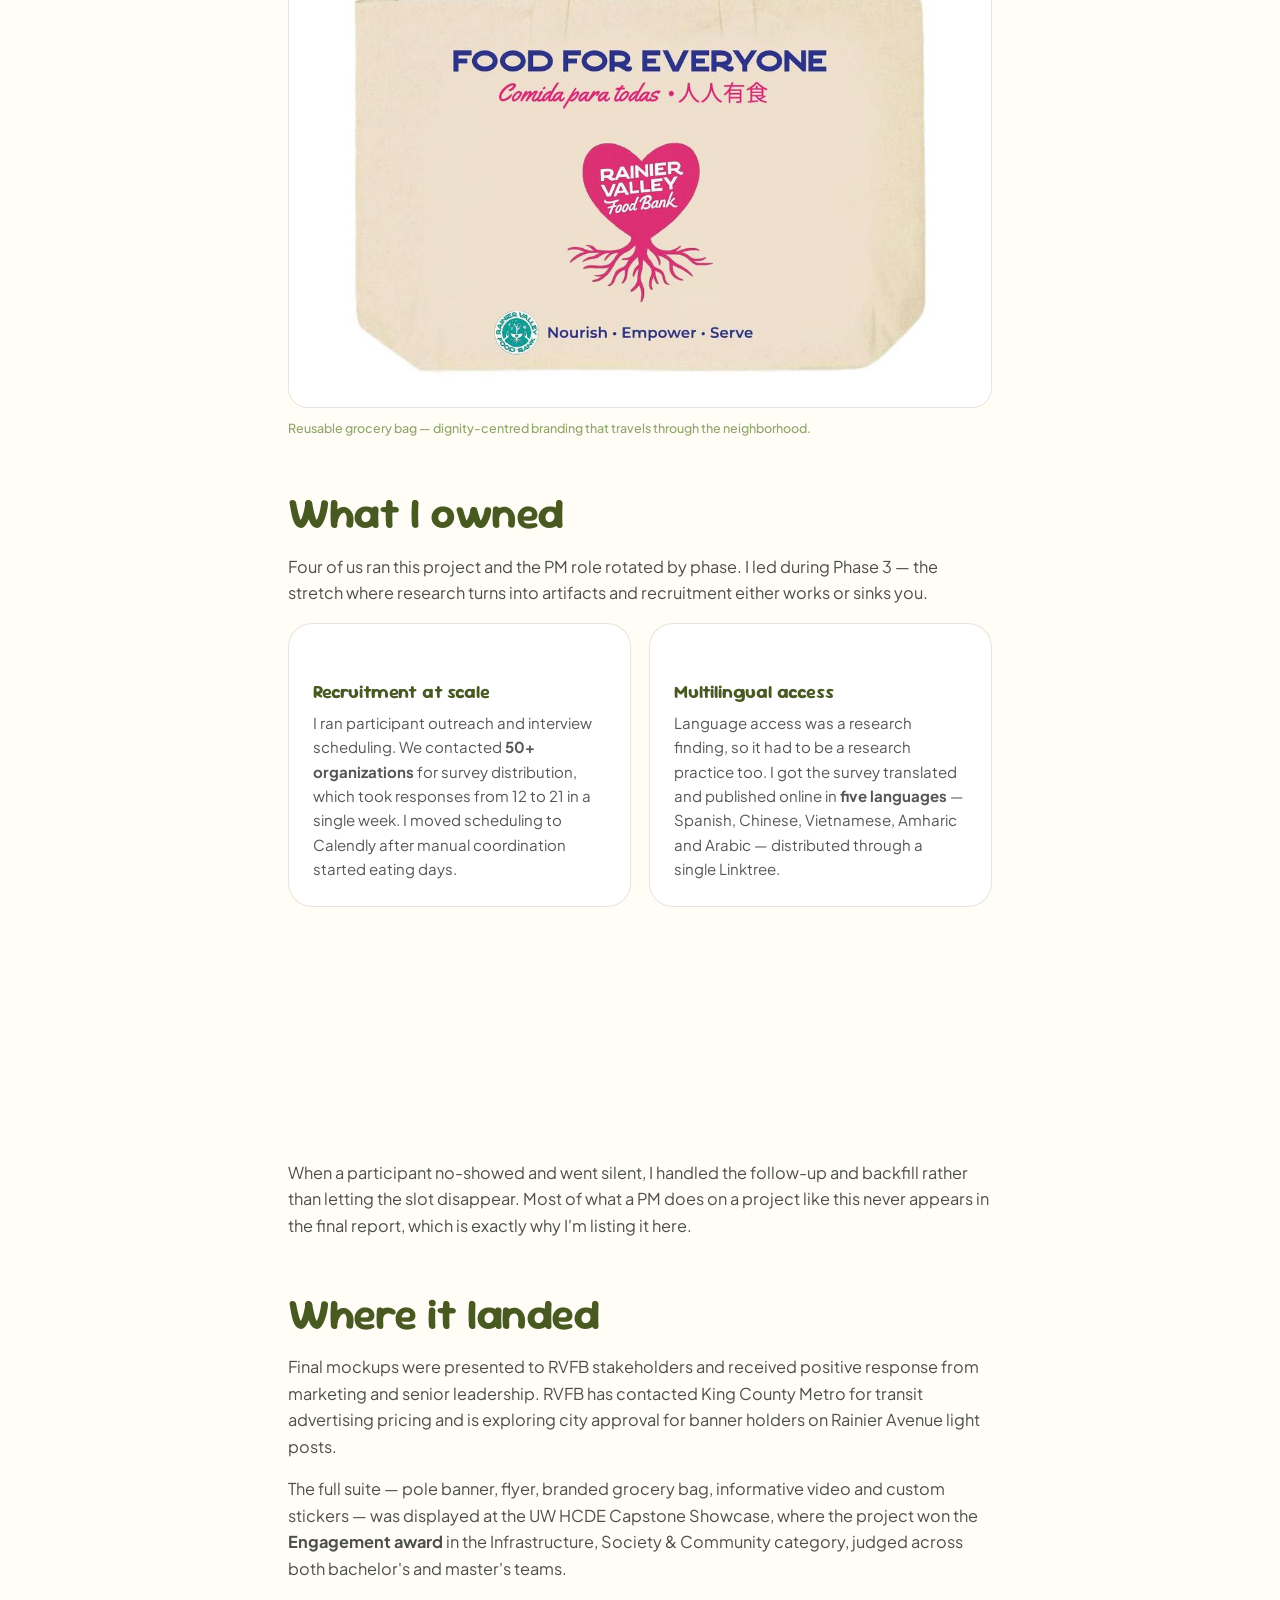
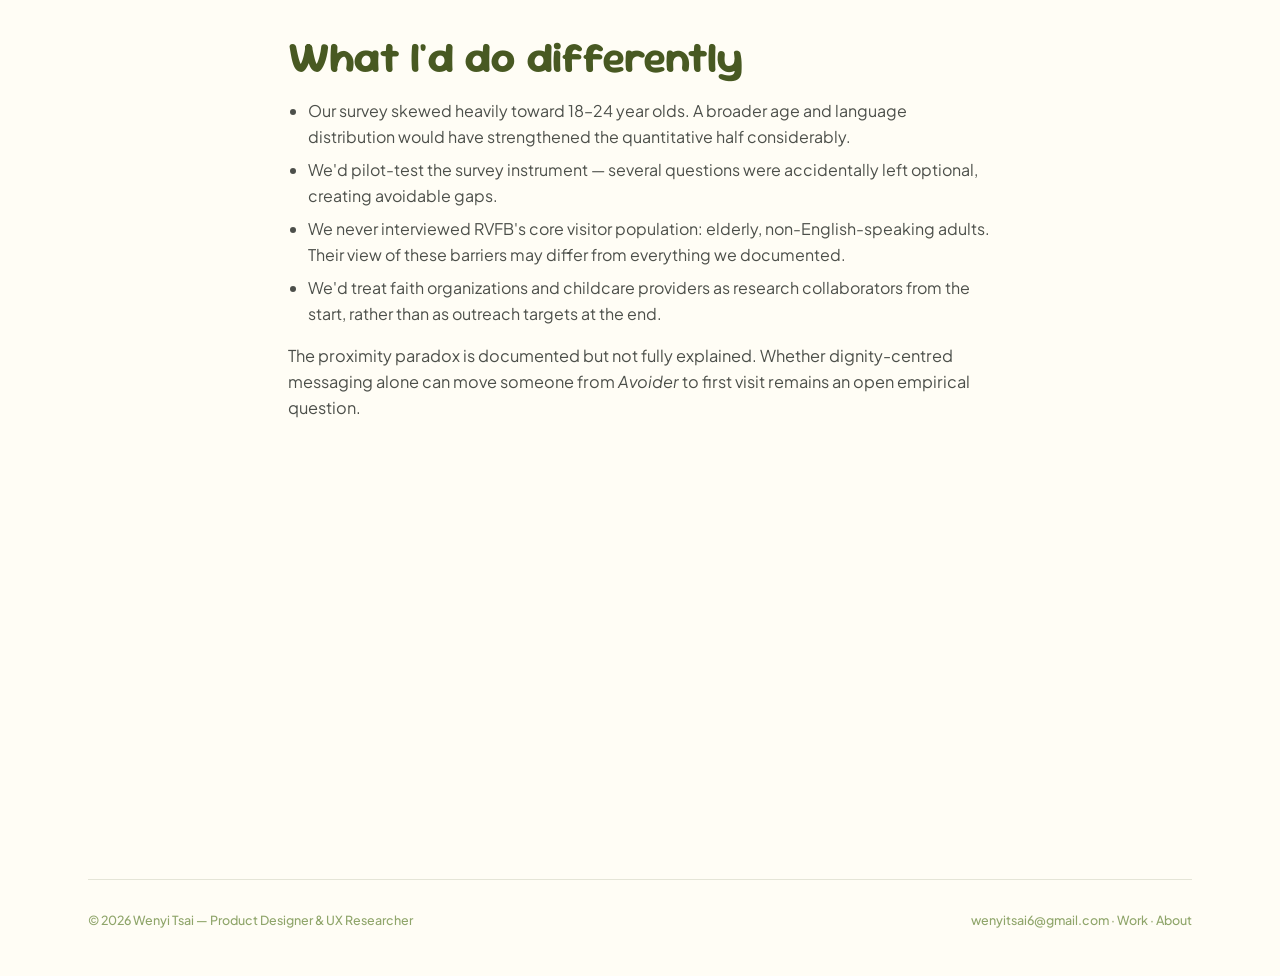
<file: work-rvfb.html>
<!DOCTYPE html>
<html lang="en" data-theme="light">
<head>
<meta charset="utf-8">
<meta name="viewport" content="width=device-width, initial-scale=1">
<title>Rainier Valley Food Bank — Wenyi Tsai</title>
<meta name="description" content="Award-winning community outreach service design for the Rainier Valley Food Bank.">
<link rel="preconnect" href="https://fonts.googleapis.com">
<link rel="preconnect" href="https://fonts.gstatic.com" crossorigin>
<link href="https://fonts.googleapis.com/css2?family=Sour+Gummy:wght@400;600;700&family=Baloo+2:wght@600;700&family=Plus+Jakarta+Sans:wght@400;500;600;700&display=swap" rel="stylesheet">
<link rel="stylesheet" href="css/style.css">
<script>document.documentElement.classList.add('js');
try{var t=localStorage.getItem('wt-theme');if(t)document.documentElement.dataset.theme=t;}catch(e){}</script>
</head>
<body>
<svg width="0" height="0" aria-hidden="true" style="position:absolute"><defs>
  <path id="bp" d="M44.62 0.00 C41.23 1.27 37.90 4.50 35.23 7.63 C32.55 10.76 30.59 16.41 28.57 18.79 C26.55 21.17 26.55 20.97 23.09 21.92 C19.63 22.86 11.68 22.54 7.83 24.46 C3.98 26.39 1.30 30.30 0.00 33.46 C-1.30 36.63 -1.96 39.63 0.00 43.44 C1.96 47.26 9.43 53.26 11.74 56.36 C14.06 59.46 13.76 58.15 13.89 62.04 C14.02 65.92 12.07 75.51 12.52 79.65 C12.98 83.79 14.81 84.87 16.63 86.89 C18.46 88.91 20.68 90.97 23.48 91.78 C26.29 92.60 29.42 93.05 33.46 91.78 C37.51 90.51 43.87 85.23 47.75 84.15 C51.63 83.07 53.62 84.05 56.75 85.32 C59.88 86.59 63.21 90.70 66.54 91.78 C69.86 92.86 73.32 93.51 76.71 91.78 C80.10 90.05 85.32 86.37 86.89 81.41 C88.45 76.45 85.71 66.44 86.11 62.04 C86.50 57.63 86.92 58.06 89.24 54.99 C91.55 51.92 98.21 47.26 100.00 43.64 C101.79 40.02 101.60 36.59 100.00 33.27 C98.40 29.94 94.88 25.86 90.41 23.68 C85.94 21.49 78.41 23.78 73.19 20.16 C67.97 16.54 62.04 5.32 59.10 1.96 C56.16 -1.40 57.99 0.33 55.58 0.00 C53.16 -0.33 48.01 -1.27 44.62 0.00 Z"/>
  <clipPath id="bc" clipPathUnits="objectBoundingBox">
    <path d="M0.4462 0.0000 C0.4123 0.0139 0.3790 0.0490 0.3523 0.0832 C0.3255 0.1173 0.3059 0.1787 0.2857 0.2047 C0.2655 0.2306 0.2655 0.2285 0.2309 0.2388 C0.1963 0.2491 0.1168 0.2456 0.0783 0.2665 C0.0398 0.2875 0.0130 0.3301 0.0000 0.3646 C-0.0130 0.3991 -0.0196 0.4318 0.0000 0.4733 C0.0196 0.5149 0.0943 0.5803 0.1174 0.6141 C0.1406 0.6478 0.1376 0.6336 0.1389 0.6759 C0.1402 0.7182 0.1207 0.8227 0.1252 0.8678 C0.1298 0.9129 0.1481 0.9247 0.1663 0.9467 C0.1846 0.9687 0.2068 0.9911 0.2348 1.0000 C0.2629 1.0089 0.2942 1.0139 0.3346 1.0000 C0.3751 0.9861 0.4387 0.9286 0.4775 0.9168 C0.5163 0.9051 0.5362 0.9158 0.5675 0.9296 C0.5988 0.9435 0.6321 0.9883 0.6654 1.0000 C0.6986 1.0117 0.7332 1.0188 0.7671 1.0000 C0.8010 0.9812 0.8532 0.9410 0.8689 0.8870 C0.8845 0.8330 0.8571 0.7239 0.8611 0.6759 C0.8650 0.6279 0.8692 0.6326 0.8924 0.5991 C0.9155 0.5657 0.9821 0.5149 1.0000 0.4755 C1.0179 0.4360 1.0160 0.3987 1.0000 0.3625 C0.9840 0.3262 0.9488 0.2818 0.9041 0.2580 C0.8594 0.2342 0.7841 0.2591 0.7319 0.2196 C0.6797 0.1802 0.6204 0.0579 0.5910 0.0213 C0.5616 -0.0153 0.5799 0.0036 0.5558 0.0000 C0.5316 -0.0036 0.4801 -0.0139 0.4462 0.0000 Z"/>
  </clipPath>
</defs></svg>
<nav class="nav">
  <a class="brand" href="index.html">
    <img src="img/wt-logo.png" alt="" width="34" height="31">
    Wenyi Tsai
  </a>
  <button class="burger" aria-label="Menu">Menu</button>
  <div class="nlinks">
    <a href="index.html#work">Work</a>
    <a href="index.html#about">About</a>
    <a href="playground.html">Playground</a>
    <a href="mailto:wenyitsai6@gmail.com" class="cta">Contact me</a>
    <button class="tog" aria-label="Toggle dark mode">&#9790;</button>
  </div>
</nav>

<div class="cs-hero">
  <div class="wrap">
    <span class="label">🏆 2026 HCDE Capstone Award — Engagement</span>
    <h1>Being nearby isn't the same as being reachable.</h1>
    <p class="lede">The Rainier Valley Food Bank sits in one of Seattle's most diverse
      neighborhoods. Residents living steps away were underrepresented among its users. We spent
      two quarters finding out why — and designed for what we found.</p>
    <div class="facts">
      <div class="fact"><span class="label">Role</span><b>Product Designer · UX Researcher · PM</b></div>
      <div class="fact"><span class="label">Team</span><b>Covalence — 4 researchers</b></div>
      <div class="fact"><span class="label">Duration</span><b>Winter–Spring 2026</b></div>
      <div class="fact"><span class="label">Partner</span><b>Rainier Valley Food Bank</b></div>
    </div>
  </div>
</div>

<div class="narrow cs-body">
  <section style="padding-top:44px">
    <div class="figs rv">
      <div class="fig"><b>53.8%</b><span>Had never heard of RVFB</span></div>
      <div class="fig"><b>78%</b><span>Backed transit-stop outreach</span></div>
      <div class="fig"><b>5</b><span>In-depth interviews</span></div>
      <div class="fig"><b>6</b><span>Languages surveyed</span></div>
    </div>

    <h2>The question</h2>
    <p>An internal observation from RVFB staff prompted a paradox: people travelling from further
      away used the food bank more than the neighbors on its doorstep. The obvious explanations —
      supply, hours, marketing — didn't hold up.</p>
    <blockquote><p>How might we increase engagement, trust, and perceived accessibility among
      nearby residents who are not currently using RVFB's services?</p></blockquote>
    <p>We framed it as a problem of trust, visibility and cultural alignment rather than logistics.
      That framing decision shaped everything downstream — and it's the one I'd defend hardest.</p>

    <figure class="rv">
      <img src="img/rvfb-d-busbanner.jpg" alt="Transit ad mockup on a Sound Transit bus reading 'Your neighbors shop here, so can you'">
      <figcaption>Transit advertising concept. RVFB has since contacted King County Metro for pricing.</figcaption>
    </figure>

    <h2>How we worked</h2>
    <div class="phase rv"><span class="label">Phase 01 · Discovery</span>
      <h3>The barrier audit</h3>
      <p>A 90-minute on-site field study: ten rapid-fire interviews with staff and visitors while
        two of us walked the site photographing signage, entry points and wayfinding. We ran the
        field study <em>before</em> waiting for survey saturation — the observations then shaped
        every survey question we wrote.</p></div>
    <div class="phase rv"><span class="label">Phase 02 · Synthesis</span>
      <h3>Trust and cultural synthesis</h3>
      <p>Thirteen survey responses analyzed and visualised. Five persistent themes emerged, which
        became a six-profile audience segmentation framework and a journey map for the Seeker —
        the persona whose barrier is awareness rather than shame, and therefore the one outreach
        design can actually move.</p></div>
    <div class="phase rv"><span class="label">Phase 03 · Development</span>
      <h3>Prototyping a low-barrier experience</h3>
      <p>Five in-depth interviews across three participant groups, then low-fidelity prototypes in
        Figma. We chose physical over digital: field observation and interview data both showed
        this community responds to visible, in-place, tactile materials at trusted locations.</p></div>
    <div class="phase rv"><span class="label">Phase 04 · Evaluation</span>
      <h3>Community validation</h3>
      <p>Structured concept feedback sessions with community members reviewing developed concepts.
        We called them <em>Concept Study Feedback Sessions</em>, not workshops — participants were
        evaluating, not generating, and precise framing mattered for informed consent.</p></div>

    <h2>What the data told us</h2>
    <p>Six findings, each triangulated against survey data and field observation. The one that
      reframed the project:</p>
    <h3>Discovery is entirely passive</h3>
    <p>None of our five participants discovered RVFB through RVFB. Every discovery was
      self-directed or accidental — a Google search, a spotted pamphlet, a visible queue at a
      farmers market. The organization was absent from the awareness path of the people who needed
      it most.</p>
    <blockquote><p>We were at a farmers market and saw a line of people, so we went over to see
      what it was and realized it was a food bank. We decided to stay.</p>
      <cite>Nini — community member</cite></blockquote>

    <h3>Stigma deters the first visit</h3>
    <p>Shame surfaced across all three participant groups, strongest among younger adults. What
      neutralised it wasn't messaging — it was company.</p>
    <blockquote><p>I offered to go with them so they did not have to walk in alone. Once we were
      there, we would make it fun, picking out different things together.</p>
      <cite>B — community volunteer</cite></blockquote>

    <h3>Language access is systemic, not an edge case</h3>
    <p>On-site signage was predominantly English-only despite a majority non-English-speaking
      visitor population. Non-English speakers face compounding barriers: materials they can't
      read, systems they can't navigate, staff who may not share their language.</p>
    <p>We treated this as a constraint on our own method, not just a finding about RVFB. Our
      community survey went out in <strong>five languages besides English</strong> — Spanish,
      Chinese, Vietnamese, Amharic and Arabic — because a survey about language barriers that only
      exists in English answers its own question.</p>

    <h2>What we made</h2>
    <p>Three concept directions, each traceable to a specific finding. Every feature connects back
      to something a participant said.</p>

    <div class="gal rv">
      <a href="img/rvfb-flyer.jpg" target="_blank" rel="noopener"><img src="img/rvfb-flyer.jpg" alt="Outreach flyer in RVFB brand teal with produce photography" loading="lazy"></a>
      <a href="img/rvfb-banner.jpg" target="_blank" rel="noopener"><img src="img/rvfb-banner.jpg" alt="Street pole banner with logo, hours and QR code" loading="lazy"></a>
      <a href="img/rvfb-busad.jpg" target="_blank" rel="noopener"><img src="img/rvfb-busad.jpg" alt="Bus shelter advertisement concept" loading="lazy"></a>
    </div>
    <p class="label" style="margin-top:12px">Flyer · pole banner · transit ad — all built to RVFB's brand style guide</p>

    <figure class="rv">
      <img src="img/rvfb-d-flyer.jpg" alt="Flyer shown in situ on a community noticeboard" loading="lazy">
      <figcaption>In-situ placement: libraries, schools, bus stops, daycares and faith organizations.</figcaption>
    </figure>

    <h3>The sticker set</h3>
    <p>Small, cheap, and the part people actually take home. Flat vector illustration built to sit
      beside the brand without competing with it.</p>
    <div class="gal rv">
      <img src="img/rvfb-sticker1.jpg" alt="RVFB sticker design" loading="lazy">
      <img src="img/rvfb-sticker2.jpg" alt="RVFB grocery bag sticker design" loading="lazy">
      <img src="img/rvfb-sticker3.jpg" alt="RVFB sticker design" loading="lazy">
      <img src="img/rvfb-sticker4.jpg" alt="RVFB sticker design" loading="lazy">
    </div>

    <figure class="rv">
      <img src="img/rvfb-bag.jpg" alt="Branded reusable grocery bag concept" loading="lazy">
      <figcaption>Reusable grocery bag — dignity-centred branding that travels through the neighborhood.</figcaption>
    </figure>

    <h2>What I owned</h2>
    <p>Four of us ran this project and the PM role rotated by phase. I led during Phase 3 — the
      stretch where research turns into artifacts and recruitment either works or sinks you.</p>
    <div class="grid3">
      <div class="cardy rv"><h3>Recruitment at scale</h3>
        <p>I ran participant outreach and interview scheduling. We contacted <strong>50+
          organizations</strong> for survey distribution, which took responses from 12 to 21 in a
          single week. I moved scheduling to Calendly after manual coordination started eating
          days.</p></div>
      <div class="cardy rv"><h3>Multilingual access</h3>
        <p>Language access was a research finding, so it had to be a research practice too. I got
          the survey translated and published online in <strong>five languages</strong> — Spanish,
          Chinese, Vietnamese, Amharic and Arabic — distributed through a single Linktree.</p></div>
      <div class="cardy rv"><h3>Visual direction</h3>
        <p>I led the visual identity and the prototype suite across every deliverable — flyer,
          banner, transit ad, grocery bag, sticker set — all built to RVFB's own brand style
          guide rather than my own.</p></div>
    </div>
    <p>When a participant no-showed and went silent, I handled the follow-up and backfill rather
      than letting the slot disappear. Most of what a PM does on a project like this never appears
      in the final report, which is exactly why I'm listing it here.</p>

    <h2>Where it landed</h2>
    <p>Final mockups were presented to RVFB stakeholders and received positive response from
      marketing and senior leadership. RVFB has contacted King County Metro for transit advertising
      pricing and is exploring city approval for banner holders on Rainier Avenue light posts.</p>
    <p>The full suite — pole banner, flyer, branded grocery bag, informative video and custom
      stickers — was displayed at the UW HCDE Capstone Showcase, where the project won the
      <strong>Engagement award</strong> in the Infrastructure, Society &amp; Community category,
      judged across both bachelor's and master's teams.</p>

    <h2>What I'd do differently</h2>
    <ul>
      <li>Our survey skewed heavily toward 18–24 year olds. A broader age and language distribution
        would have strengthened the quantitative half considerably.</li>
      <li>We'd pilot-test the survey instrument — several questions were accidentally left optional,
        creating avoidable gaps.</li>
      <li>We never interviewed RVFB's core visitor population: elderly, non-English-speaking adults.
        Their view of these barriers may differ from everything we documented.</li>
      <li>We'd treat faith organizations and childcare providers as research collaborators from the
        start, rather than as outreach targets at the end.</li>
    </ul>
    <p>The proximity paradox is documented but not fully explained. Whether dignity-centred
      messaging alone can move someone from <em>Avoider</em> to first visit remains an open
      empirical question.</p>

    <div class="contact rv" style="margin-top:50px">
      <h2>Read the full research</h2>
      <p>The complete two-quarter process — all findings, segments, journey map and references —
        is documented in its own site.</p>
      <div class="cbtns">
        <a class="btn" href="https://unrivaled-figolla-f9df00.netlify.app" target="_blank" rel="noopener">Open the case study →</a>
        <a class="btn ghost" href="index.html#work">Back to work</a>
      </div>
    </div>
  </section>
</div>
<div class="wrap"><footer>
  <span>© 2026 Wenyi Tsai — Product Designer &amp; UX Researcher</span>
  <span><a href="mailto:wenyitsai6@gmail.com">wenyitsai6@gmail.com</a> · <a href="index.html#work">Work</a> · <a href="index.html#about">About</a></span>
</footer></div>
<img id="cur" src="img/wt-logo.png" alt="" aria-hidden="true">
<script src="js/app.js"></script>
</body>
</html>
</file>
<file: css/style.css>
/* ═══════════════════════════════════════════════════════════════
   Wenyi Tsai — portfolio
   Tokens sampled from warm-recipient-606304.framer.app (computed styles)
   Display: Sour Gummy · Body: Satoshi (Plus Jakarta Sans fallback)
   ═══════════════════════════════════════════════════════════════ */

:root{
  --cream:#FFFDF5;
  --sage-bg:#EEF5E1;
  --lime:#C8E878;
  --butter:#EAF3B0;
  --leaf:#E2F5B0;
  --blob:#71B970;
  --blob-hi:#8ACB86;
  --olive:#485922;
  --sage-ink:#8FA56A;
  --slate:#55595A;
  --ink:#343833;
  --rule:rgba(72,89,34,.14);
  --shadow:rgba(72,89,34,.10);
  --card:#FFFFFF;
  --nav-bg:rgba(255,253,245,.86);

  --display:'Sour Gummy','Baloo 2',ui-rounded,'Hiragino Maru Gothic ProN',system-ui,sans-serif;
  --body:'Satoshi','Plus Jakarta Sans',system-ui,-apple-system,sans-serif;

  --r-lg:28px; --r-card:24px; --r-md:20px; --r-sm:11px;
  --pad:28px;
}
html[data-theme="dark"]{
  --cream:#161B0F; --sage-bg:#1F2816; --lime:#A8C85C; --butter:#38421E;
  --leaf:#2C3819;
  --blob:#4A7F4C;
  --blob-hi:#5E9A60; --olive:#E6F2C8; --sage-ink:#9FB577; --slate:#DCE4CE; --ink:#EAF1D9;
  --rule:rgba(226,245,176,.15); --shadow:rgba(0,0,0,.45);
  --card:#1F2816; --nav-bg:rgba(22,27,15,.88);
}

*{box-sizing:border-box}
html{scroll-behavior:smooth}
body{
  margin:0; background:var(--cream); color:var(--ink);
  font-family:var(--body); font-size:16px; line-height:1.62;
  -webkit-font-smoothing:antialiased; overflow-x:hidden;
  transition:background .45s ease,color .45s ease;
}
img{max-width:100%;display:block}
a{color:inherit}
.wrap{max-width:1160px;margin:0 auto;padding:0 var(--pad)}
.narrow{max-width:760px;margin:0 auto;padding:0 var(--pad)}

h1,h2,h3,h4{font-family:var(--display);font-weight:700;letter-spacing:-.01em;line-height:1.1;margin:0}
h2{font-size:clamp(1.8rem,4vw,2.7rem);color:var(--olive)}
h3{font-size:clamp(1.25rem,2.6vw,1.65rem);color:var(--olive)}
p{margin:0 0 1em}
.label{font-size:11px;font-weight:700;letter-spacing:.16em;text-transform:uppercase;color:var(--sage-ink)}
.lede{font-size:clamp(1rem,1.5vw,1.12rem);opacity:.85}

/* ── nav ──────────────────────────────────────────────────── */
.nav{position:sticky;top:0;z-index:60;display:flex;align-items:center;justify-content:space-between;
     gap:14px;padding:12px 24px;background:var(--nav-bg);backdrop-filter:blur(14px);
     border-bottom:1px solid var(--rule)}
.brand{display:flex;align-items:center;gap:9px;text-decoration:none;
       font-family:var(--display);font-weight:700;font-size:15px;color:var(--olive)}
.brand img{width:34px;height:auto;flex:none;display:block}
.nlinks{display:flex;gap:4px;align-items:center}
.nlinks a{font-size:13.5px;font-weight:600;color:var(--olive);text-decoration:none;
          padding:8px 14px;border-radius:999px;transition:background .25s}
.nlinks a:hover,.nlinks a[aria-current="page"]{background:var(--sage-bg)}
.nlinks a.cta{background:var(--lime)}
.nlinks a.cta:hover{filter:brightness(.96)}
.tog{background:none;border:1px solid var(--rule);border-radius:999px;width:38px;height:34px;
     display:grid;place-items:center;color:var(--olive);cursor:none;font-size:15px;flex:none}
.burger{display:none;background:none;border:1px solid var(--rule);border-radius:999px;
        padding:8px 13px;color:var(--olive);font-weight:600;font-size:13px;cursor:none}

/* ── buttons ──────────────────────────────────────────────── */
.btn{display:inline-flex;align-items:center;gap:8px;background:var(--lime);color:var(--olive);
     border:none;border-radius:999px;padding:13px 24px;font-family:var(--body);font-weight:700;
     font-size:14px;text-decoration:none;cursor:none;
     transition:transform .3s cubic-bezier(.34,1.56,.64,1),box-shadow .3s}
.btn:hover{transform:translateY(-2px);box-shadow:0 7px 18px rgba(72,89,34,.22)}
.btn.ghost{background:none;border:1.5px solid var(--rule);color:var(--olive)}

/* ── hero ─────────────────────────────────────────────────── */
.hero{position:relative;text-align:center;overflow:hidden;min-height:clamp(440px,64vh,620px);
      display:flex;align-items:center;background:var(--leaf)}
.hero-bg{position:absolute;inset:0;z-index:0;overflow:hidden}
.hero-bg img,.hero-bg video{width:100%;height:100%;object-fit:cover;display:block}
.hero-bg video{position:absolute;inset:0}
/* legibility scrim — keeps type off the painted grass without greying it */
.hero-bg::after{content:'';position:absolute;inset:0;
  background:radial-gradient(ellipse 70% 58% at 50% 42%,
             rgba(255,253,245,.72) 0%,rgba(255,253,245,.42) 45%,rgba(255,253,245,0) 78%)}
[data-theme="dark"] .hero-bg img,[data-theme="dark"] .hero-bg video{filter:brightness(.52) saturate(.8)}
[data-theme="dark"] .hero-bg::after{
  background:radial-gradient(ellipse 70% 58% at 50% 42%,
             rgba(22,27,15,.74) 0%,rgba(22,27,15,.45) 45%,rgba(22,27,15,0) 78%)}
.hero .wrap{position:relative;z-index:2;padding-top:56px;padding-bottom:56px}
.hero h1{font-size:clamp(2.9rem,8.4vw,6.2rem);color:var(--slate);margin-bottom:4px}
[data-theme="dark"] .hero h1{color:var(--ink)}
.roles{position:relative;height:2.5em;margin:10px 0 22px;font-family:var(--display);
       font-weight:600;font-size:clamp(1.05rem,2.6vw,1.5rem);color:var(--olive)}
.roles i{position:absolute;inset:0;font-style:normal;opacity:0;transform:translateY(14px);
         transition:opacity .18s ease,transform .18s ease}
.roles i.final{font-size:1.18em;font-weight:700;letter-spacing:-.015em}
.roles i.on{opacity:1;transform:none;
            transition:opacity .42s ease .12s,transform .42s cubic-bezier(.2,.8,.2,1) .12s}
[data-theme="dark"] .roles{color:var(--lime)}
.hero .lede{max-width:52ch;margin:0 auto;font-size:clamp(1rem,1.45vw,1.1rem);opacity:.92}
.hero .lede b{color:var(--olive);font-weight:700}
[data-theme="dark"] .hero .lede b{color:var(--lime)}

/* ── ticker ───────────────────────────────────────────────── */
.ticker{background:var(--sage-bg);border-top:1px solid var(--rule);border-bottom:1px solid var(--rule);
        overflow:hidden}
.tk-track{display:flex;width:max-content;animation:slide 42s linear infinite}
@keyframes slide{to{transform:translateX(-50%)}}
.ticker:hover .tk-track{animation-play-state:paused}
.tk{display:flex;align-items:baseline;gap:10px;padding:15px 30px;border-right:1px solid var(--rule);
    white-space:nowrap}
.tk b{font-family:var(--display);font-weight:700;font-size:20px;color:var(--olive)}
.tk span{font-size:12.5px;color:var(--sage-ink);font-weight:500}

/* ── sections ─────────────────────────────────────────────── */
section{padding:68px 0}
.sec-head{display:flex;justify-content:space-between;align-items:baseline;gap:14px;
          flex-wrap:wrap;margin-bottom:32px}

/* ── project rows (home + work) ───────────────────────────── */
.proj{display:grid;grid-template-columns:380px 1fr;gap:42px;align-items:center;
      background:var(--sage-bg);border-radius:var(--r-lg);padding:26px;margin-bottom:22px;
      text-decoration:none;color:inherit;
      transition:transform .4s cubic-bezier(.2,.8,.2,1),box-shadow .4s}
.proj:hover{transform:translateY(-5px);box-shadow:0 16px 38px var(--shadow)}

.blob{position:relative;aspect-ratio:100/91.78;width:100%}
.blob>svg{position:absolute;inset:0;width:100%;height:100%}
.blobfill{fill:var(--blob);transition:fill .45s ease}
.proj:hover .blobfill{fill:var(--blob-hi)}
.stage{position:absolute;inset:0;clip-path:url(#bc);display:grid;place-items:center;overflow:hidden}
.stage .cover{position:absolute;width:74%;border-radius:10px;overflow:hidden;
  border:2px solid var(--olive);box-shadow:0 5px 0 rgba(72,89,34,.18);
  transition:opacity .4s,transform .55s cubic-bezier(.2,.8,.2,1)}
.proj:hover .stage .cover{opacity:0;transform:scale(.9) translateY(-10px)}
.fan{position:absolute;width:48%;border-radius:9px;overflow:hidden;background:var(--cream);
  border:2px solid var(--olive);box-shadow:0 4px 0 rgba(72,89,34,.2);
  opacity:0;transform:translateY(22px) rotate(-5deg) scale(.9);
  transition:opacity .45s ease,transform .6s cubic-bezier(.2,.8,.2,1)}
.proj:hover .fan{opacity:1;transform:translateY(0) rotate(var(--r,0deg)) scale(1)}
.fan:nth-of-type(1){--r:-8deg;margin:4% 0 0 -30%;transition-delay:.02s}
.fan:nth-of-type(2){--r:4deg;margin:18% 0 0 28%;transition-delay:.1s}
.fan:nth-of-type(3){--r:-2deg;margin:-24% 0 0 6%;transition-delay:.18s}
.stage .preview{position:absolute;width:80%;border-radius:12px;border:2px solid var(--olive);
  box-shadow:0 6px 0 rgba(72,89,34,.18);opacity:0;transform:scale(.94);
  transition:opacity .4s ease,transform .5s cubic-bezier(.2,.8,.2,1)}
.proj:hover .preview[data-ready]{opacity:1;transform:scale(1)}
/* when a video exists it takes over from the stills */
.proj:hover .stage:has(.preview[data-ready]) .fan{opacity:0}
.hint{position:absolute;bottom:6%;left:50%;transform:translateX(-50%);font-size:10.5px;font-weight:700;
      letter-spacing:.14em;text-transform:uppercase;color:var(--olive);opacity:.45;
      transition:opacity .3s;pointer-events:none}
.proj:hover .hint{opacity:0}

.tagrow{display:flex;gap:7px;flex-wrap:wrap;margin-bottom:14px}
.tag{font-size:11px;font-weight:600;letter-spacing:.05em;text-transform:uppercase;color:var(--sage-ink);
     border:1px solid var(--rule);border-radius:999px;padding:5px 12px;white-space:nowrap}
.tag.win{background:var(--olive);color:var(--cream);border-color:var(--olive)}
.proj h3{font-size:clamp(1.55rem,3.2vw,2.25rem);margin-bottom:11px}
.proj p{opacity:.8;max-width:47ch;font-size:.97rem;margin-bottom:20px}
.nums{display:flex;gap:28px;flex-wrap:wrap}
.num b{display:block;font-family:var(--display);font-weight:700;font-size:1.6rem;color:var(--olive);line-height:1.15}
.num span{font-size:11.5px;color:var(--sage-ink);font-weight:600}
.soon{opacity:.62}
.soon:hover{transform:none;box-shadow:none}

/* ── case study ───────────────────────────────────────────── */
.cs-hero{background:var(--sage-bg);padding:52px 0 58px;border-bottom:1px solid var(--rule)}
.cs-hero h1{font-size:clamp(2.1rem,5.4vw,3.6rem);color:var(--olive);margin:12px 0 16px;max-width:19ch}
.cs-hero .lede{max-width:60ch}
.facts{display:grid;grid-template-columns:repeat(auto-fit,minmax(150px,1fr));gap:20px;margin-top:30px;
       padding-top:26px;border-top:1px solid var(--rule)}
.fact .label{display:block;margin-bottom:5px}
.fact b{font-weight:600;font-size:.95rem}
.figs{display:grid;grid-template-columns:repeat(auto-fit,minmax(135px,1fr));gap:22px;
      background:var(--card);border-radius:var(--r-card);padding:28px;margin:0 0 10px}
.fig b{display:block;font-family:var(--display);font-weight:700;font-size:2.2rem;color:var(--olive);line-height:1.1}
.fig span{font-size:12px;color:var(--sage-ink);font-weight:600}

.cs-body h2{margin:52px 0 16px}
.cs-body h3{margin:34px 0 10px}
.cs-body p{font-size:1.02rem;opacity:.88}
.cs-body ul{padding-left:20px;margin:0 0 1em}
.cs-body li{margin-bottom:.45em;opacity:.88}
blockquote{margin:26px 0;padding:22px 26px;background:var(--sage-bg);border-radius:var(--r-md);
           border-left:4px solid var(--lime)}
blockquote p{font-family:var(--display);font-weight:400;font-size:1.12rem;color:var(--olive);margin:0 0 .4em}
blockquote cite{font-style:normal;font-size:12.5px;color:var(--sage-ink);font-weight:600}

figure{margin:30px 0}
figure img{border-radius:var(--r-md);border:1px solid var(--rule);background:var(--card)}
figcaption{font-size:12.5px;color:var(--sage-ink);margin-top:10px;font-weight:500}
.gal{display:grid;gap:16px;grid-template-columns:repeat(auto-fit,minmax(220px,1fr))}
.gal img{border-radius:var(--r-md);border:1px solid var(--rule);background:var(--card);
         transition:transform .35s cubic-bezier(.2,.8,.2,1)}
.gal a:hover img{transform:scale(1.025)}
/* phone screens: narrower columns, device-ish rounding */
.gal.phones{grid-template-columns:repeat(auto-fit,minmax(150px,1fr));gap:14px}
.gal.phones img{border-radius:18px;border:2px solid var(--olive)}

/* ── ranked recommendations table ─────────────────────────── */
.chart{margin:30px 0 26px}
.recs{width:100%;border-collapse:collapse;font-size:.93rem}
.recs caption{caption-side:bottom;text-align:left;font-size:12.5px;color:var(--sage-ink);
              padding-top:12px;font-weight:500}
.recs thead th{text-align:left;font-size:11px;font-weight:700;letter-spacing:.1em;
  text-transform:uppercase;color:var(--sage-ink);padding:0 14px 9px 0;border-bottom:1px solid var(--rule)}
.recs tbody th{text-align:left;font-weight:600;padding:13px 14px 13px 0;vertical-align:top;
               border-bottom:1px solid var(--rule);color:var(--ink)}
.recs td{padding:13px 14px 13px 0;vertical-align:top;border-bottom:1px solid var(--rule)}
.pri{display:inline-block;font-size:10px;font-weight:700;letter-spacing:.08em;text-transform:uppercase;
     border-radius:999px;padding:3px 9px;margin-right:9px;vertical-align:1px}
.pri.high{background:var(--olive);color:var(--cream)}
.pri.medium{background:var(--leaf);color:var(--olive)}
.bar-cell{white-space:nowrap;width:150px}
.bar-cell .track{display:inline-block;width:88px;height:11px;background:var(--rule);
                 border-radius:0 5px 5px 0;vertical-align:-1px;margin-right:9px;overflow:hidden}
.bar{display:block;height:100%;width:var(--w);min-width:6px;background:var(--olive);
     border-radius:0 5px 5px 0}
.bar-cell b{font-weight:700;color:var(--ink);font-size:.9rem}
.impact{color:var(--sage-ink);font-size:.87rem}
@media(max-width:620px){
  .recs thead{display:none}
  .recs tbody th,.recs td{display:block;border:none;padding:2px 0}
  .recs tbody tr{display:block;padding:14px 0;border-bottom:1px solid var(--rule)}
  .impact{padding-bottom:0}
}

.phase{background:var(--card);border-radius:var(--r-card);padding:24px 26px;margin-bottom:16px;
       border:1px solid var(--rule)}
.phase .label{display:block;margin-bottom:7px}
.phase h3{font-size:1.2rem;margin-bottom:8px}
.phase p{font-size:.96rem;margin-bottom:0;opacity:.85}

.grid3{display:grid;gap:18px;grid-template-columns:repeat(auto-fit,minmax(250px,1fr))}
.cardy{background:var(--card);border:1px solid var(--rule);border-radius:var(--r-card);padding:24px}
.cardy h3{font-size:1.15rem;margin-bottom:9px}
.cardy p{font-size:.94rem;opacity:.84;margin-bottom:0}

/* ── about (now a section on the home page) ───────────────── */
.jump{display:flex;gap:6px;flex-wrap:wrap}
.jump a{font-size:12px;font-weight:700;letter-spacing:.08em;text-transform:uppercase;
  color:var(--sage-ink);text-decoration:none;padding:7px 14px;border-radius:999px;
  border:1px solid var(--rule);transition:background .25s,color .25s,border-color .25s}
.jump a:hover{background:var(--lime);color:var(--olive);border-color:var(--lime)}
.about-top{display:grid;grid-template-columns:330px 1fr;gap:42px;align-items:start;margin-bottom:14px}
.about-top h3{margin-bottom:12px}
.about-top p{opacity:.86}
.about-sub{margin:44px 0 18px;padding-top:26px;border-top:1px solid var(--rule)}
:target{scroll-margin-top:86px}
#about,#contact{scroll-margin-top:92px}

/* folder reveal — cover swings open, photo arcs out and lands centered */
.folder{position:relative;aspect-ratio:4/5.2;perspective:1100px;cursor:none;
        position:sticky;top:100px}
.folder-back,.folder-doc,.folder-front{position:absolute}
.folder-back{inset:0;border-radius:var(--r-lg);
  background:linear-gradient(150deg,#4E9B55 0%,#3C7A44 100%);
  box-shadow:0 14px 34px var(--shadow)}

/* document rests at its FINAL centered position, hidden behind the cover */
.folder-doc{left:5%;right:5%;top:7%;bottom:13%;border-radius:12px;overflow:hidden;
  background:var(--cream);box-shadow:0 10px 26px rgba(0,0,0,.26);
  transform:scale(.88);z-index:2}
.folder-doc img{width:100%;height:100%;object-fit:cover;display:block}

.folder-front{inset:0;border-radius:var(--r-lg);
  background:linear-gradient(105deg,#74C176 0%,#63B268 58%,#46914D 100%);
  transform-origin:left center;transform:rotateY(0deg);z-index:3;
  display:flex;flex-direction:column;justify-content:flex-end;padding:24px;
  box-shadow:0 10px 26px var(--shadow)}
.fc-logo{position:absolute;top:20px;left:20px;width:56px;height:auto}
.fc-meta{display:flex;flex-direction:column;gap:4px}
.fc-title{font-family:'Geist Mono',ui-monospace,monospace;font-weight:700;font-size:1.3rem;
          color:#fff;letter-spacing:.04em}
.fc-sub{font-size:.9rem;color:rgba(255,255,255,.9)}
.fc-hint{position:absolute;top:24px;right:22px;font-size:10px;font-weight:700;
  letter-spacing:.14em;text-transform:uppercase;color:rgba(255,255,255,.8);
  transition:opacity .35s}
.folder:hover .fc-hint{opacity:.5}

/* idle invitation: a small lift */
.folder:not(.open):not(.closing):hover .folder-front,
.folder:not(.open):not(.closing):focus-visible .folder-front{transform:rotateY(-7deg)}
.folder-front{transition:transform .5s cubic-bezier(.33,1,.5,1)}

@keyframes coverOpen{
  0%  {transform:rotateY(0deg)}
  28% {transform:rotateY(-34deg)}
  58% {transform:rotateY(-26deg)}
  100%{transform:rotateY(0deg)}
}
@keyframes docOut{
  0%  {transform:translateX(0)   rotate(0deg)    scale(.88); z-index:2}
  30% {transform:translateX(38%) rotate(6deg)    scale(.93); z-index:4}
  68% {transform:translateX(9%)  rotate(-5.5deg) scale(1.03); z-index:4}
  100%{transform:translateX(0)   rotate(-2.5deg) scale(1);    z-index:4}
}
/* closing runs its own named keyframes — reusing the open ones with
   animation-direction:reverse does not restart the animation, so the card
   would snap back instead of playing. These are docOut/coverOpen mirrored. */
@keyframes coverClose{
  0%  {transform:rotateY(0deg)}
  42% {transform:rotateY(-26deg)}
  72% {transform:rotateY(-34deg)}
  100%{transform:rotateY(0deg)}
}
@keyframes docIn{
  0%  {transform:translateX(0)   rotate(-2.5deg) scale(1);    z-index:4}
  32% {transform:translateX(9%)  rotate(-5.5deg) scale(1.03); z-index:4}
  70% {transform:translateX(38%) rotate(6deg)    scale(.93);  z-index:4}
  100%{transform:translateX(0)   rotate(0deg)    scale(.88);  z-index:2}
}
.folder.open .folder-front{animation:coverOpen 1s cubic-bezier(.42,.05,.2,1) forwards;
                           transition:none}
.folder.open .folder-doc  {animation:docOut 1s cubic-bezier(.42,.05,.2,1) forwards}
.folder.closing .folder-front{animation:coverClose 1s cubic-bezier(.42,.05,.2,1) forwards;
                              transition:none}
.folder.closing .folder-doc  {animation:docIn 1s cubic-bezier(.42,.05,.2,1) forwards}
.folder.open .fc-hint{opacity:0}

@media (prefers-reduced-motion:reduce){
  .folder.open .folder-front,.folder.closing .folder-front,
  .folder.open .folder-doc,.folder.closing .folder-doc{animation:none}
  .folder.open .folder-doc{transform:rotate(-2.5deg) scale(1);z-index:4}
}

.xs-grid{display:grid;grid-template-columns:minmax(0,340px) minmax(0,1fr);gap:52px;
         align-items:start;margin-top:44px;padding-top:30px;border-top:1px solid var(--rule)}
.xs-side{position:sticky;top:96px}
.xs-side .about-sub,.xs-main .about-sub{margin:0 0 6px;padding-top:0;border-top:none}
.xs-note{font-size:12.5px;color:var(--sage-ink);margin:0 0 20px}
.xs-side .label{display:block;margin:20px 0 9px}
.xs-side .label:first-of-type{margin-top:0}
.xs-main .timeline{margin-top:20px}
.tl-item h4{font-family:var(--display);font-weight:700;font-size:1.12rem;color:var(--olive);
            margin:0 0 7px;line-height:1.25}
.tl-res{margin:9px 0 0;font-size:.92rem;opacity:.9}
.tl-res .label{display:inline;margin-right:7px;color:var(--olive)}
.pill.key{background:var(--olive);color:var(--cream);font-weight:700}
.pill.cert{background:var(--lime);color:var(--olive);font-weight:700}

.timeline{position:relative;padding-left:30px}
.timeline::before{content:'';position:absolute;left:7px;top:8px;bottom:8px;width:2px;background:var(--rule)}
.tl-item{position:relative;margin-bottom:28px}
.tl-item::before{content:'';position:absolute;left:-30px;top:7px;width:16px;height:16px;
  border-radius:50%;background:var(--lime);border:3px solid var(--cream)}
.tl-item .label{display:block;margin-bottom:4px}
.tl-item h3{font-size:1.15rem;margin-bottom:5px}
.tl-item p{font-size:.95rem;opacity:.82;margin-bottom:0}
.pills{display:flex;gap:8px;flex-wrap:wrap}
.skillset{display:grid;gap:24px}
.skillgroup .label{display:block;margin-bottom:10px}
.pill{background:var(--sage-bg);border-radius:999px;padding:8px 16px;font-size:13px;font-weight:600;
      color:var(--olive);cursor:none;
      /* float uses `translate`, hover uses `scale` — separate properties, so they compose
         instead of overwriting each other the way two `transform`s would */
      animation:pillFloat var(--dur,5s) ease-in-out var(--del,0s) infinite;
      transition:scale .3s cubic-bezier(.34,1.56,.64,1),background .3s,color .3s,box-shadow .3s}
@keyframes pillFloat{
  0%,100%{translate:0 0}
  50%    {translate:0 -5px}
}
/* staggered so the group drifts rather than pulsing in unison */
.pills .pill:nth-child(6n+1){--del:0s;    --dur:5.2s}
.pills .pill:nth-child(6n+2){--del:-.9s;  --dur:4.6s}
.pills .pill:nth-child(6n+3){--del:-1.8s; --dur:5.8s}
.pills .pill:nth-child(6n+4){--del:-2.6s; --dur:4.9s}
.pills .pill:nth-child(6n+5){--del:-3.4s; --dur:5.5s}
.pills .pill:nth-child(6n+6){--del:-4.1s; --dur:4.3s}
/* settle the whole group on approach so nothing is a moving target */
.pills:hover .pill,.pills:focus-within .pill{animation-play-state:paused}
.pill:hover{scale:1.09;
            box-shadow:0 6px 16px rgba(72,89,34,.18);z-index:2;position:relative}
.pill.key:hover{background:var(--olive);color:var(--cream)}
.pill:not(.key):not(.cert):hover{background:var(--lime)}
@media (prefers-reduced-motion:reduce){
  .pill{animation:none}
  .pill:hover{scale:1.03}
}

/* ── playground ───────────────────────────────────────────── */
.board{position:relative;height:540px;margin:14px 0 30px;touch-action:none}
.shelf{position:absolute;width:228px;background:var(--card);border:2px solid var(--olive);
  border-radius:var(--r-md);padding:13px 13px 15px;box-shadow:0 5px 0 rgba(72,89,34,.18);
  cursor:none;user-select:none;transition:box-shadow .25s}
.shelf:hover{box-shadow:0 9px 0 rgba(72,89,34,.22)}
.shelf.drag{z-index:70;box-shadow:0 16px 28px rgba(72,89,34,.22)}
.shelf::before{content:'';position:absolute;top:-11px;left:50%;width:72px;height:21px;
  transform:translateX(-50%) rotate(-2deg);background:var(--butter);border-radius:3px;pointer-events:none}
.shelf .th{aspect-ratio:4/3;border-radius:var(--r-sm);background:var(--leaf);display:grid;
  place-items:center;margin-bottom:11px;font-size:34px}
.shelf h3{font-size:1.05rem;margin-bottom:3px}
.shelf .cnt{font-size:11px;font-weight:600;letter-spacing:.08em;text-transform:uppercase;color:var(--sage-ink)}
.gv{display:none;padding-bottom:40px}
.gv.on{display:block}
.board.off{display:none}
.masonry{columns:3;column-gap:16px}
.slot{break-inside:avoid;margin-bottom:16px;border:2px dashed var(--rule);border-radius:var(--r-md);
      background:var(--sage-bg);display:grid;place-items:center;text-align:center;padding:20px;
      transition:border-color .25s,background .25s}
.slot:hover{border-color:var(--lime)}
.slot em{font-style:normal;font-family:var(--display);font-weight:700;font-size:.98rem;color:var(--olive)}
.slot .label{display:block;margin-top:6px}

/* ── contact ──────────────────────────────────────────────── */
.contact{background:var(--sage-bg);border-radius:var(--r-lg);padding:50px 40px;text-align:center}
.contact h2{margin-bottom:12px}
.contact p{max-width:46ch;margin:0 auto 24px;opacity:.85}
.cbtns{display:flex;gap:12px;justify-content:center;flex-wrap:wrap}

footer{border-top:1px solid var(--rule);padding:30px 0 46px;display:flex;justify-content:space-between;
       gap:14px;flex-wrap:wrap;color:var(--sage-ink);font-size:12.5px;font-weight:500}
footer a{text-decoration:none}
footer a:hover{color:var(--olive)}

/* ── cursor ───────────────────────────────────────────────── */
#cur{position:fixed;left:0;top:0;width:38px;height:auto;pointer-events:none;z-index:9999;
     margin:-19px 0 0 -19px;transition:transform .22s cubic-bezier(.34,1.56,.64,1);
     filter:drop-shadow(0 2px 5px rgba(46,70,20,.28))}
#cur.big{transform:scale(1.75)}
#cur.grabbing{transform:scale(.72) rotate(-14deg)}
@media (pointer:fine){body,a,button,.shelf{cursor:none}}
@media (pointer:coarse){#cur{display:none}}

/* ── reveal ───────────────────────────────────────────────── */
/* only hidden when JS is present, so content never disappears without it */
.js .rv{opacity:0;transform:translateY(22px);transition:opacity .7s ease,transform .7s cubic-bezier(.2,.8,.2,1)}
.js .rv.in{opacity:1;transform:none}

/* ── responsive ───────────────────────────────────────────── */
@media(max-width:1000px){
  .xs-grid{grid-template-columns:1fr;gap:38px}
  .xs-side{position:static}
}
@media(max-width:980px){ .masonry{columns:2} }
@media(max-width:860px){
  :root{--pad:20px}
  .about-top{grid-template-columns:1fr;gap:26px}
  .folder{position:static;max-width:290px;margin:0 auto}
  .hero .wrap{padding-bottom:170px}
  .proj{grid-template-columns:1fr;gap:24px;padding:20px}
  .blob{max-width:300px;margin:0 auto}
  .nlinks{display:none}
  .nlinks.open{display:flex;position:absolute;top:100%;right:16px;flex-direction:column;
    align-items:stretch;background:var(--cream);border:1px solid var(--rule);border-radius:var(--r-md);
    padding:10px;gap:4px;box-shadow:0 14px 30px var(--shadow);min-width:190px}
  .burger{display:block}
  .board{height:auto;display:grid;grid-template-columns:1fr;gap:22px;padding-top:14px}
  .shelf{position:static!important;width:100%;transform:none!important}
  section{padding:52px 0}
  .contact{padding:38px 24px}
}
@media(max-width:560px){ .masonry{columns:1} }

@media (prefers-reduced-motion:reduce){
  *{animation-duration:.01ms!important;transition-duration:.01ms!important}
  .rv{opacity:1;transform:none}
  html{scroll-behavior:auto}
}
a:focus-visible,button:focus-visible,.shelf:focus-visible{outline:3px solid var(--lime);outline-offset:3px;border-radius:8px}
::selection{background:var(--lime);color:var(--olive)}
</file>
